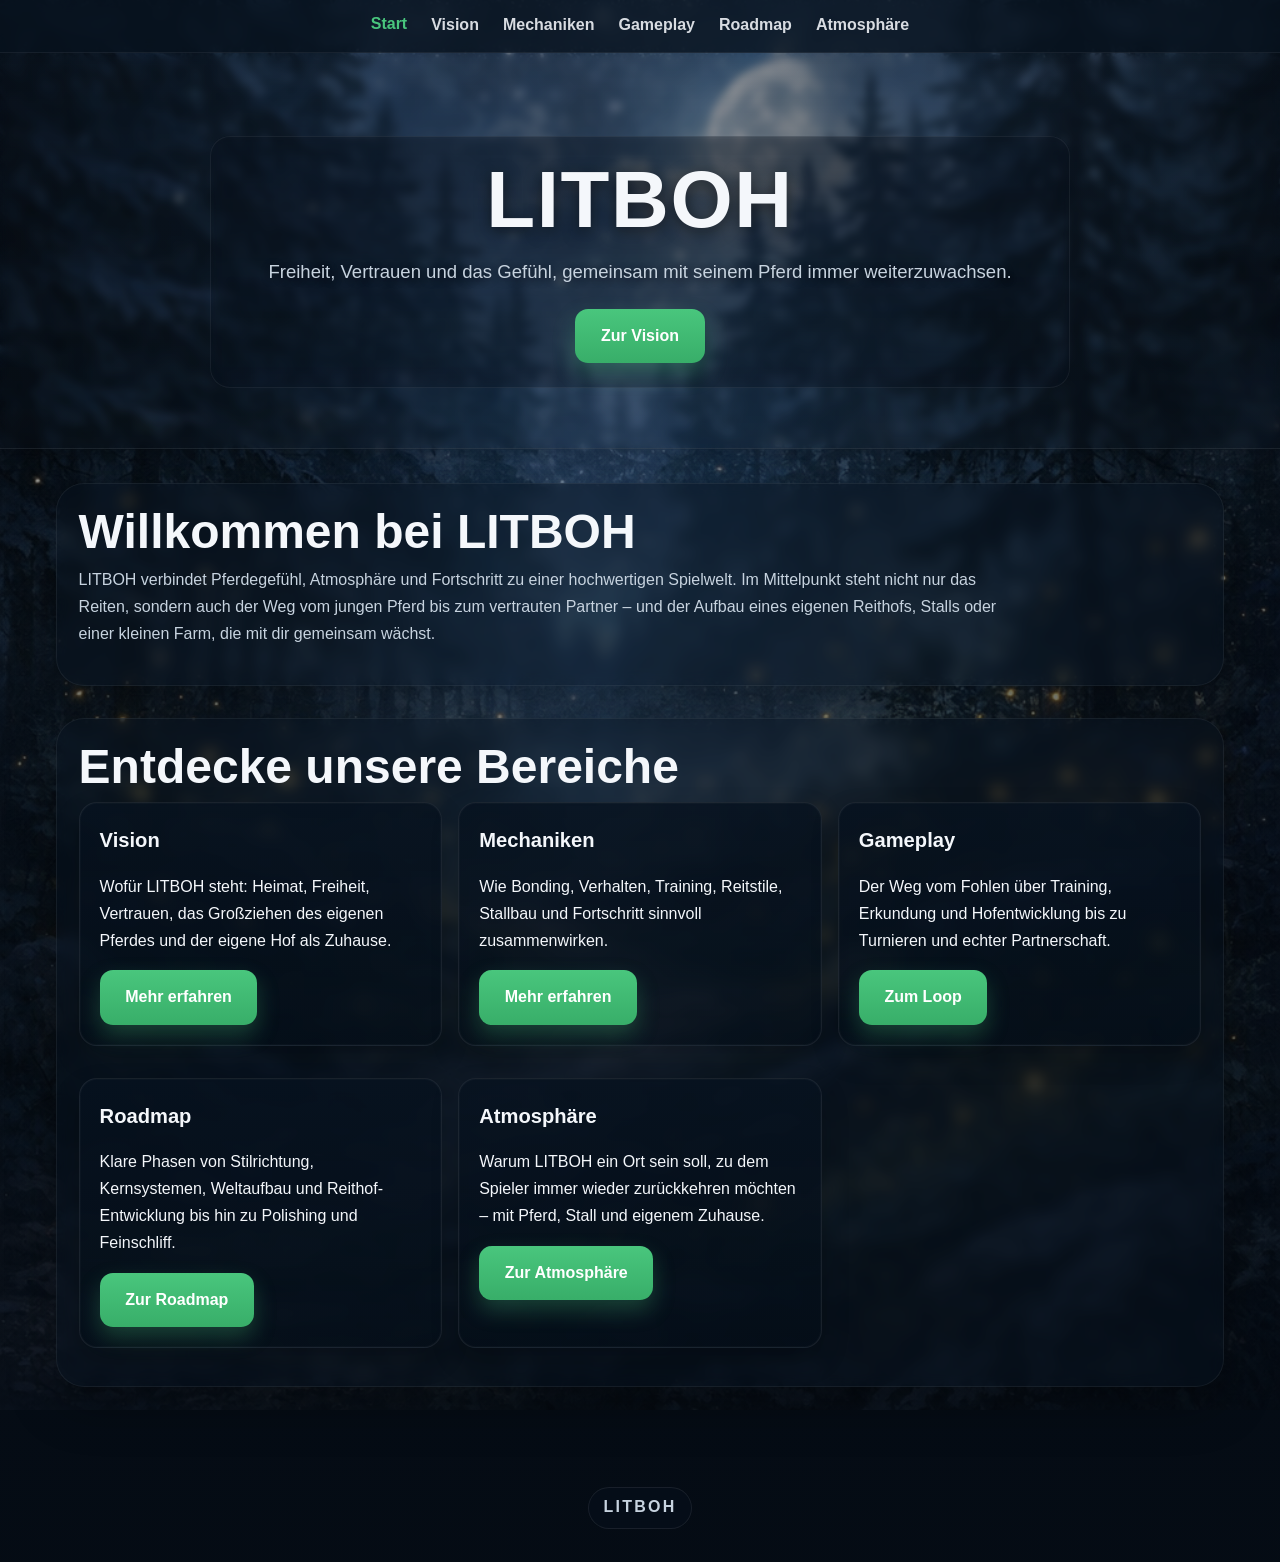
<file: docs/index.html>
<!DOCTYPE html>
<html lang="de">
<head>
<meta charset="UTF-8">
<meta name="viewport" content="width=device-width, initial-scale=1.0">
<title>LITBOH</title>
<style>
:root {
  --bg-top: rgba(6,12,20,0.18);
  --bg-bottom: rgba(4,10,18,0.78);
  --surface: rgba(8,18,30,0.74);
  --border: rgba(255,255,255,0.08);
  --text: #f4f7fb;
  --muted: #c7d3df;
  --accent: #49c67d;
  --accent-hover: #2f9a5e;
  --shadow: 0 18px 50px rgba(0,0,0,0.30);
}

* { box-sizing: border-box; }
html, body { margin: 0; min-height: 100%; }
html { scroll-behavior: smooth; }

body {
  font-family: "Segoe UI", Tahoma, Geneva, Verdana, sans-serif;
  color: var(--text);
  line-height: 1.68;
  overflow-x: hidden;
  position: relative;
  background:
    linear-gradient(var(--bg-top), var(--bg-bottom)),
    url("mondschein_im_nebligen_waldpfad.png") center center / cover no-repeat fixed;
  background-color: #07111c;
}

@media (max-width: 900px) {
  body {
    background:
      linear-gradient(rgba(6,12,20,0.24), rgba(4,10,18,0.82)),
      url("mondschein_im_nebligen_waldpfad.png") center center / cover no-repeat scroll;
  }
}

body::before {
  content: "";
  position: fixed;
  inset: 0;
  pointer-events: none;
  z-index: 0;
  background:
    radial-gradient(circle at 14% 22%, rgba(255,255,255,0.78) 0 1.5px, transparent 4px),
    radial-gradient(circle at 74% 18%, rgba(210,230,255,0.64) 0 1.5px, transparent 4px),
    radial-gradient(circle at 48% 70%, rgba(180,210,255,0.54) 0 1.5px, transparent 4px),
    radial-gradient(circle at 84% 62%, rgba(255,255,255,0.42) 0 1.2px, transparent 3px);
  filter: drop-shadow(0 0 8px rgba(210,230,255,0.28));
  opacity: .82;
}

body::after {
  content: "";
  position: fixed;
  inset: 0;
  pointer-events: none;
  z-index: 0;
  background:
    radial-gradient(circle at 11% 88%, rgba(255,215,120,0.52) 0 4px, transparent 10px),
    radial-gradient(circle at 83% 75%, rgba(255,215,120,0.42) 0 3px, transparent 8px),
    radial-gradient(circle at 72% 83%, rgba(255,215,120,0.34) 0 2px, transparent 6px),
    radial-gradient(circle at 21% 92%, rgba(255,215,120,0.48) 0 5px, transparent 12px);
  filter: blur(.2px) drop-shadow(0 0 8px rgba(255,200,90,0.28));
  opacity: .68;
}

nav, header, main, footer { position: relative; z-index: 1; }

nav {
  display: flex;
  flex-wrap: wrap;
  justify-content: center;
  gap: 1.5rem;
  background: rgba(8,18,30,.84);
  padding: .78rem 1rem;
  position: sticky;
  top: 0;
  z-index: 30;
  border-bottom: 1px solid rgba(255,255,255,.06);
  backdrop-filter: blur(7px);
  -webkit-backdrop-filter: blur(7px);
}

nav a {
  color: var(--text);
  text-decoration: none;
  font-weight: 700;
  opacity: .88;
  transition: opacity .18s, color .18s, transform .18s;
}

nav a:hover,
nav a.active {
  color: var(--accent);
  opacity: 1;
  transform: translateY(-1px);
}

header {
  padding: 5.2rem 1rem 3.8rem;
  text-align: center;
  background: linear-gradient(to bottom, rgba(10,20,32,.34), rgba(10,20,32,.12));
  backdrop-filter: blur(4px);
  -webkit-backdrop-filter: blur(4px);
  border-bottom: 1px solid rgba(255,255,255,.07);
  box-shadow: 0 10px 30px rgba(0,0,0,.18);
}

.hero-panel {
  max-width: 860px;
  margin: 0 auto;
  padding: 1.45rem 1.25rem;
  background: rgba(9,20,32,.24);
  border: 1px solid rgba(255,255,255,.06);
  border-radius: 20px;
  backdrop-filter: blur(5px);
  -webkit-backdrop-filter: blur(5px);
}

header h1 {
  margin: 0;
  font-size: clamp(2.8rem, 7vw, 5rem);
  line-height: 1;
  letter-spacing: .02em;
  text-shadow: 0 4px 16px rgba(0,0,0,.55);
}

header p {
  margin: 1rem auto 0;
  max-width: 780px;
  color: var(--muted);
  font-size: clamp(1rem, 2vw, 1.16rem);
  text-shadow: 0 2px 8px rgba(0,0,0,.48);
}

.hero-actions { margin-top: 1.35rem; }

.btn {
  display: inline-block;
  background: linear-gradient(180deg, var(--accent), #38ae69);
  color: #fff;
  padding: .86rem 1.6rem;
  border-radius: 13px;
  font-weight: 800;
  text-decoration: none;
  transition: transform .18s, box-shadow .18s, background .18s;
  box-shadow: 0 10px 22px rgba(73,198,125,.28);
}

.btn:hover {
  background: linear-gradient(180deg, #56d28c, var(--accent-hover));
  transform: translateY(-2px);
  box-shadow: 0 14px 26px rgba(73,198,125,.36);
}

main {
  max-width: 1200px;
  margin: 2.1rem auto 0;
  padding: 0 1rem 3rem;
}

.section-shell {
  margin-bottom: 2rem;
  background: rgba(9,20,32,.44);
  border: 1px solid rgba(255,255,255,.06);
  border-radius: 28px;
  padding: 1.35rem;
  backdrop-filter: blur(7px);
  -webkit-backdrop-filter: blur(7px);
  box-shadow: var(--shadow);
}

.section-title {
  margin: 0 0 .6rem;
  font-size: clamp(1.95rem, 4vw, 3rem);
  line-height: 1.08;
}

.section-lead {
  margin: 0 0 1rem;
  color: var(--muted);
  max-width: 920px;
}

.card {
  background: linear-gradient(180deg, rgba(7,18,31,.84), rgba(5,14,24,.68));
  border: 1px solid var(--border);
  border-radius: 18px;
  padding: 1.25rem;
  box-shadow: 0 12px 28px rgba(0,0,0,.20), inset 0 0 0 1px rgba(255,255,255,.02);
  margin-bottom: 1rem;
  transition: transform .22s ease, box-shadow .22s ease, border-color .22s ease;
}

.card:hover {
  transform: translateY(-4px);
  box-shadow: 0 18px 36px rgba(0,0,0,.28);
  border-color: rgba(73,198,125,.22);
}

.card h3 { margin: .05rem 0 .55rem; font-size: 1.26rem; }
.card p:last-child { margin-bottom: 0; }

.grid { display: grid; gap: 1rem; }
.grid.two { grid-template-columns: repeat(2, minmax(0,1fr)); }
.grid.three { grid-template-columns: repeat(3, minmax(0,1fr)); }
.grid-item-wide { grid-column: 2 / span 1; }

.kpi {
  display: flex;
  align-items: flex-start;
  gap: .95rem;
}

.kpi-badge {
  width: 44px;
  height: 44px;
  flex: 0 0 auto;
  border-radius: 13px;
  display: grid;
  place-items: center;
  background: rgba(73,198,125,.16);
  color: #b5f5ce;
  border: 1px solid rgba(73,198,125,.28);
  font-weight: 800;
}

.loop-list, .roadmap { display: grid; gap: .9rem; }

.loop-item {
  display: flex;
  align-items: flex-start;
  gap: 1rem;
  background: linear-gradient(180deg, rgba(7,18,31,.78), rgba(5,14,24,.64));
  border: 1px solid rgba(255,255,255,.06);
  border-radius: 18px;
  padding: 1rem;
}

.loop-number {
  width: 40px;
  height: 40px;
  flex: 0 0 auto;
  border-radius: 13px;
  display: grid;
  place-items: center;
  background: rgba(73,198,125,.18);
  border: 1px solid rgba(73,198,125,.3);
  color: #c1f7d6;
  font-weight: 800;
}

.roadmap-step {
  padding: 1.12rem 1.1rem 1.15rem 1.18rem;
  border-left: 4px solid rgba(73,198,125,.66);
  border-radius: 18px;
  background: linear-gradient(180deg, rgba(7,18,31,.82), rgba(5,14,24,.68));
  border: 1px solid rgba(255,255,255,.06);
}

.roadmap-step small {
  display: block;
  margin-bottom: .35rem;
  color: #9fe2bb;
  text-transform: uppercase;
  letter-spacing: .08em;
  font-weight: 800;
}

.roadmap-step h3 { margin: .1rem 0 .3rem; }

footer {
  text-align: center;
  color: var(--muted);
  padding: 1.25rem 1rem 2.1rem;
  background: transparent;
}

.footer-brand {
  display: inline-block;
  padding: .4rem .9rem;
  border-radius: 999px;
  border: 1px solid rgba(255,255,255,.08);
  background: rgba(7,18,31,.44);
  backdrop-filter: blur(6px);
  -webkit-backdrop-filter: blur(6px);
  text-transform: uppercase;
  font-weight: 800;
  letter-spacing: .14em;
}

@media (max-width: 980px) {
  .grid.three, .grid.two { grid-template-columns: 1fr; }
  .grid-item-wide { grid-column: auto; }
}

@media (max-width: 900px) {
  nav { gap: 1rem; font-size: .96rem; }
  header { padding: 4.6rem 1rem 3.6rem; }
  .hero-panel { padding: 1.15rem 1rem; }
  .section-shell { border-radius: 22px; padding: 1rem; }
}

@media (max-width: 560px) {
  nav { gap: .8rem; font-size: .9rem; }
  header h1 { font-size: 2.5rem; }
  .btn { width: 100%; text-align: center; }
}
</style>
</head>
<body>
<nav><a href="index.html" class="active">Start</a><a href="vision.html" class="">Vision</a><a href="mechaniken.html" class="">Mechaniken</a><a href="gameplay-loop.html" class="">Gameplay</a><a href="roadmap.html" class="">Roadmap</a><a href="atmosphaere.html" class="">Atmosphäre</a></nav>
<header>
  <div class="hero-panel">
    <h1>LITBOH</h1>
    <p>Freiheit, Vertrauen und das Gefühl, gemeinsam mit seinem Pferd immer weiterzuwachsen.</p>
    <div class="hero-actions"><a href="vision.html" class="btn">Zur Vision</a></div>
  </div>
</header>
<main><section class="section-shell"><h2 class="section-title">Willkommen bei LITBOH</h2><p class="section-lead">LITBOH verbindet Pferdegefühl, Atmosphäre und Fortschritt zu einer hochwertigen Spielwelt. Im Mittelpunkt steht nicht nur das Reiten, sondern auch der Weg vom jungen Pferd bis zum vertrauten Partner – und der Aufbau eines eigenen Reithofs, Stalls oder einer kleinen Farm, die mit dir gemeinsam wächst.</p></section><section class="section-shell"><h2 class="section-title">Entdecke unsere Bereiche</h2><div class="grid three"><div class="card"><h3>Vision</h3><p>Wofür LITBOH steht: Heimat, Freiheit, Vertrauen, das Großziehen des eigenen Pferdes und der eigene Hof als Zuhause.</p><a href="vision.html" class="btn">Mehr erfahren</a></div><div class="card"><h3>Mechaniken</h3><p>Wie Bonding, Verhalten, Training, Reitstile, Stallbau und Fortschritt sinnvoll zusammenwirken.</p><a href="mechaniken.html" class="btn">Mehr erfahren</a></div><div class="card"><h3>Gameplay</h3><p>Der Weg vom Fohlen über Training, Erkundung und Hofentwicklung bis zu Turnieren und echter Partnerschaft.</p><a href="gameplay-loop.html" class="btn">Zum Loop</a></div><div class="card"><h3>Roadmap</h3><p>Klare Phasen von Stilrichtung, Kernsystemen, Weltaufbau und Reithof-Entwicklung bis hin zu Polishing und Feinschliff.</p><a href="roadmap.html" class="btn">Zur Roadmap</a></div><div class="card grid-item-wide"><h3>Atmosphäre</h3><p>Warum LITBOH ein Ort sein soll, zu dem Spieler immer wieder zurückkehren möchten – mit Pferd, Stall und eigenem Zuhause.</p><a href="atmosphaere.html" class="btn">Zur Atmosphäre</a></div></div></section></main>
<footer><span class="footer-brand">LITBOH</span></footer>
</body>
</html>
</file>
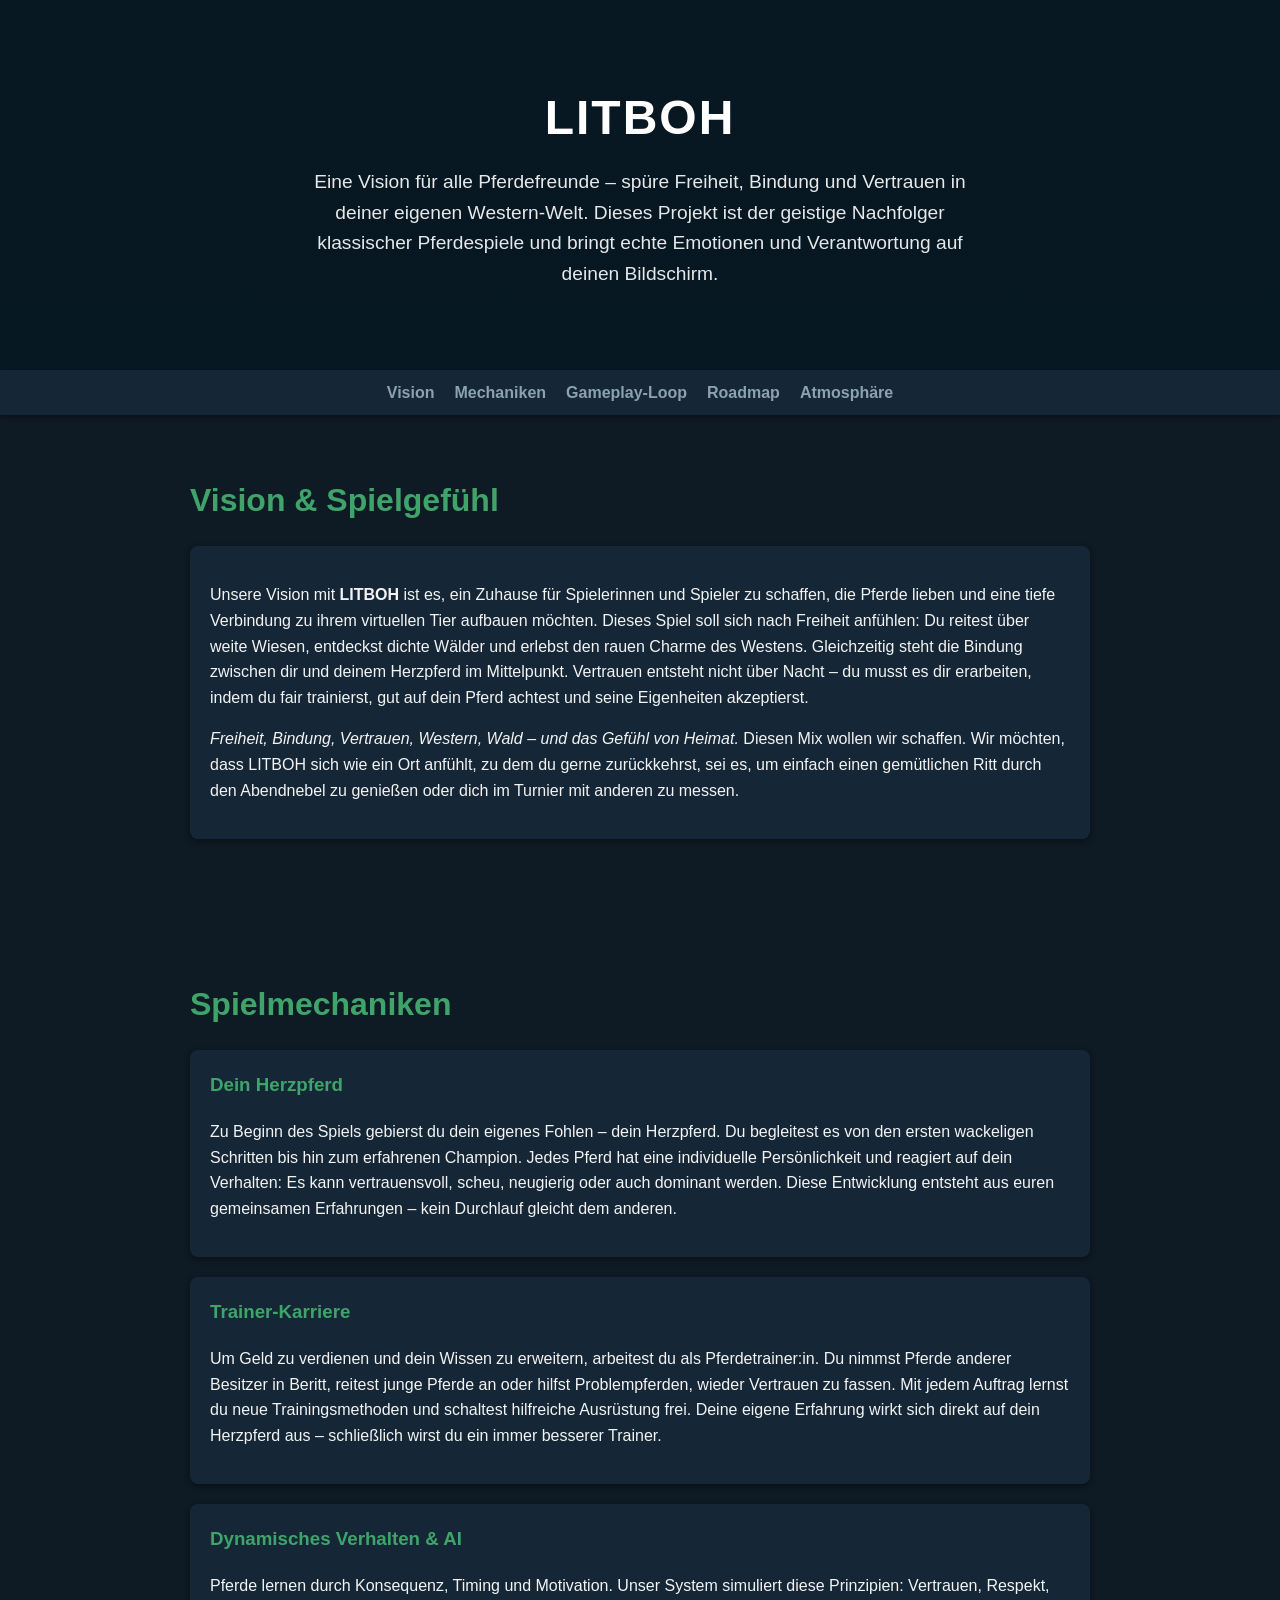
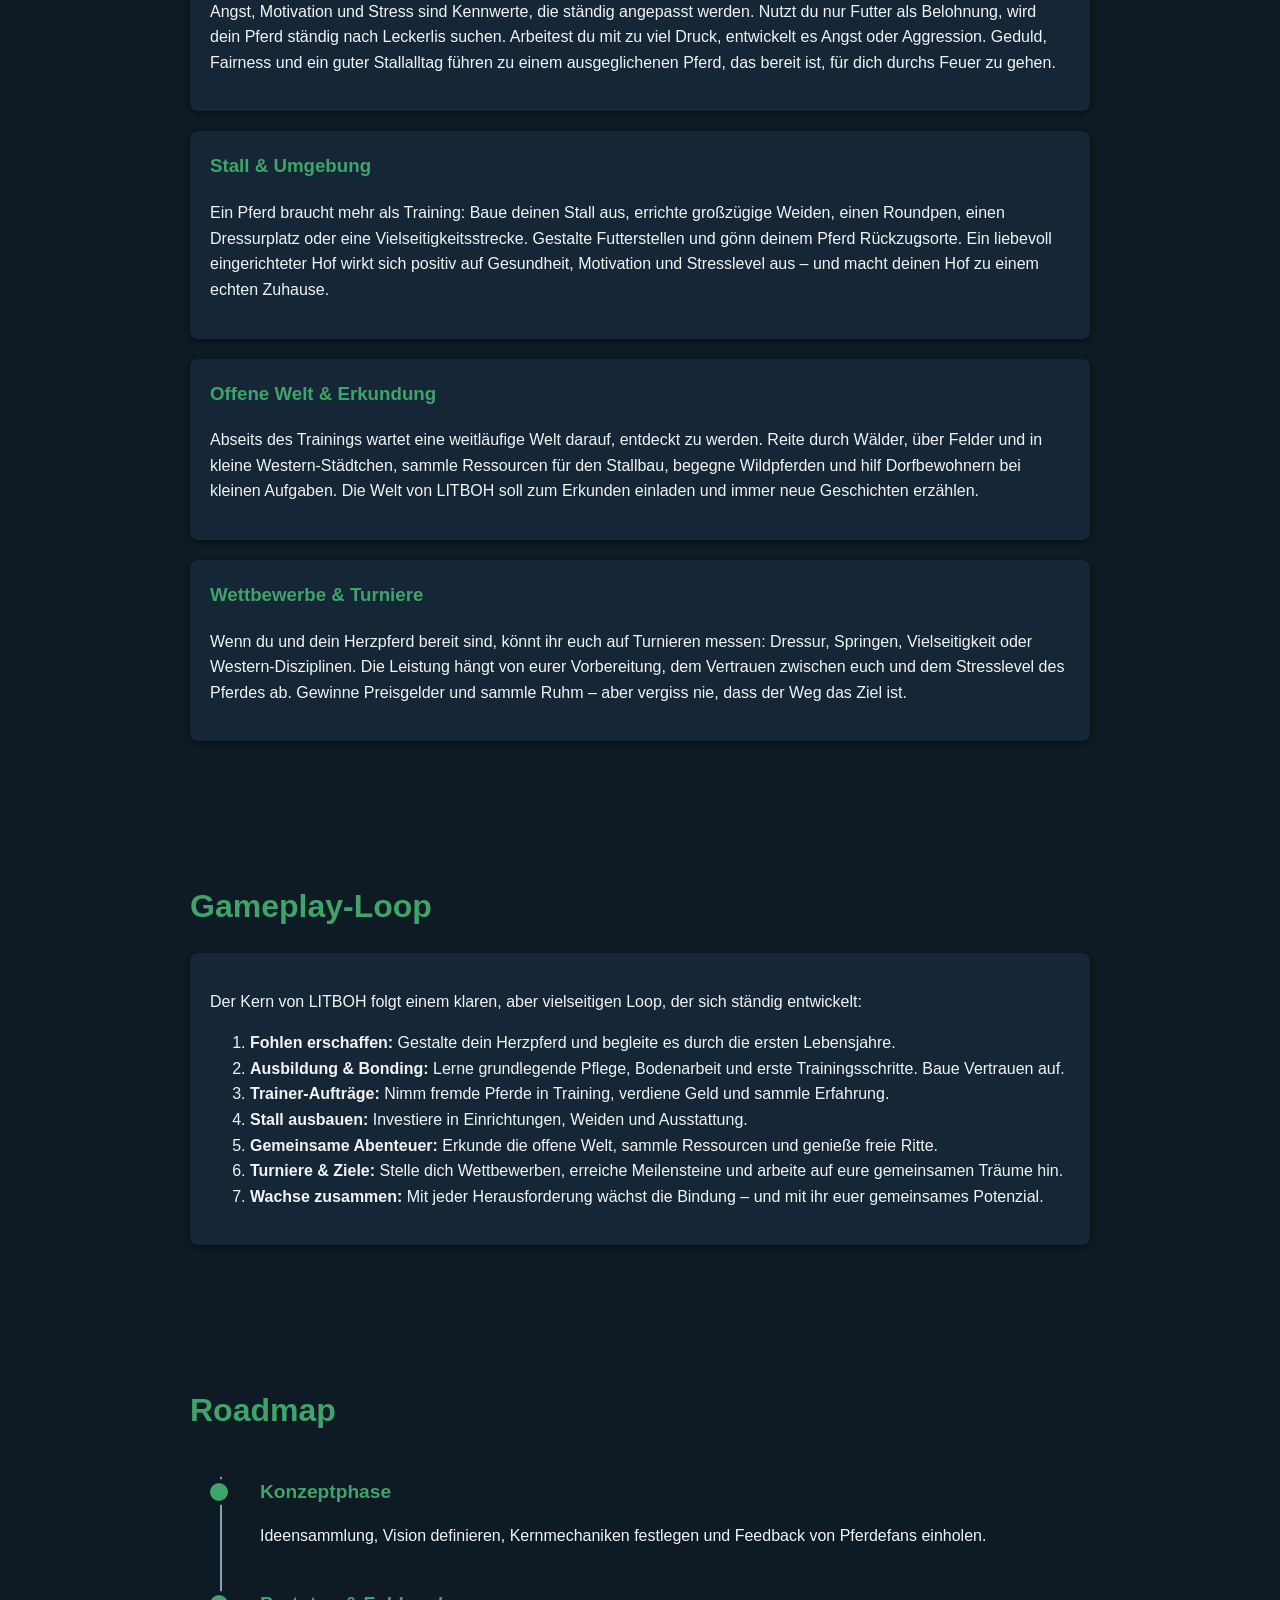
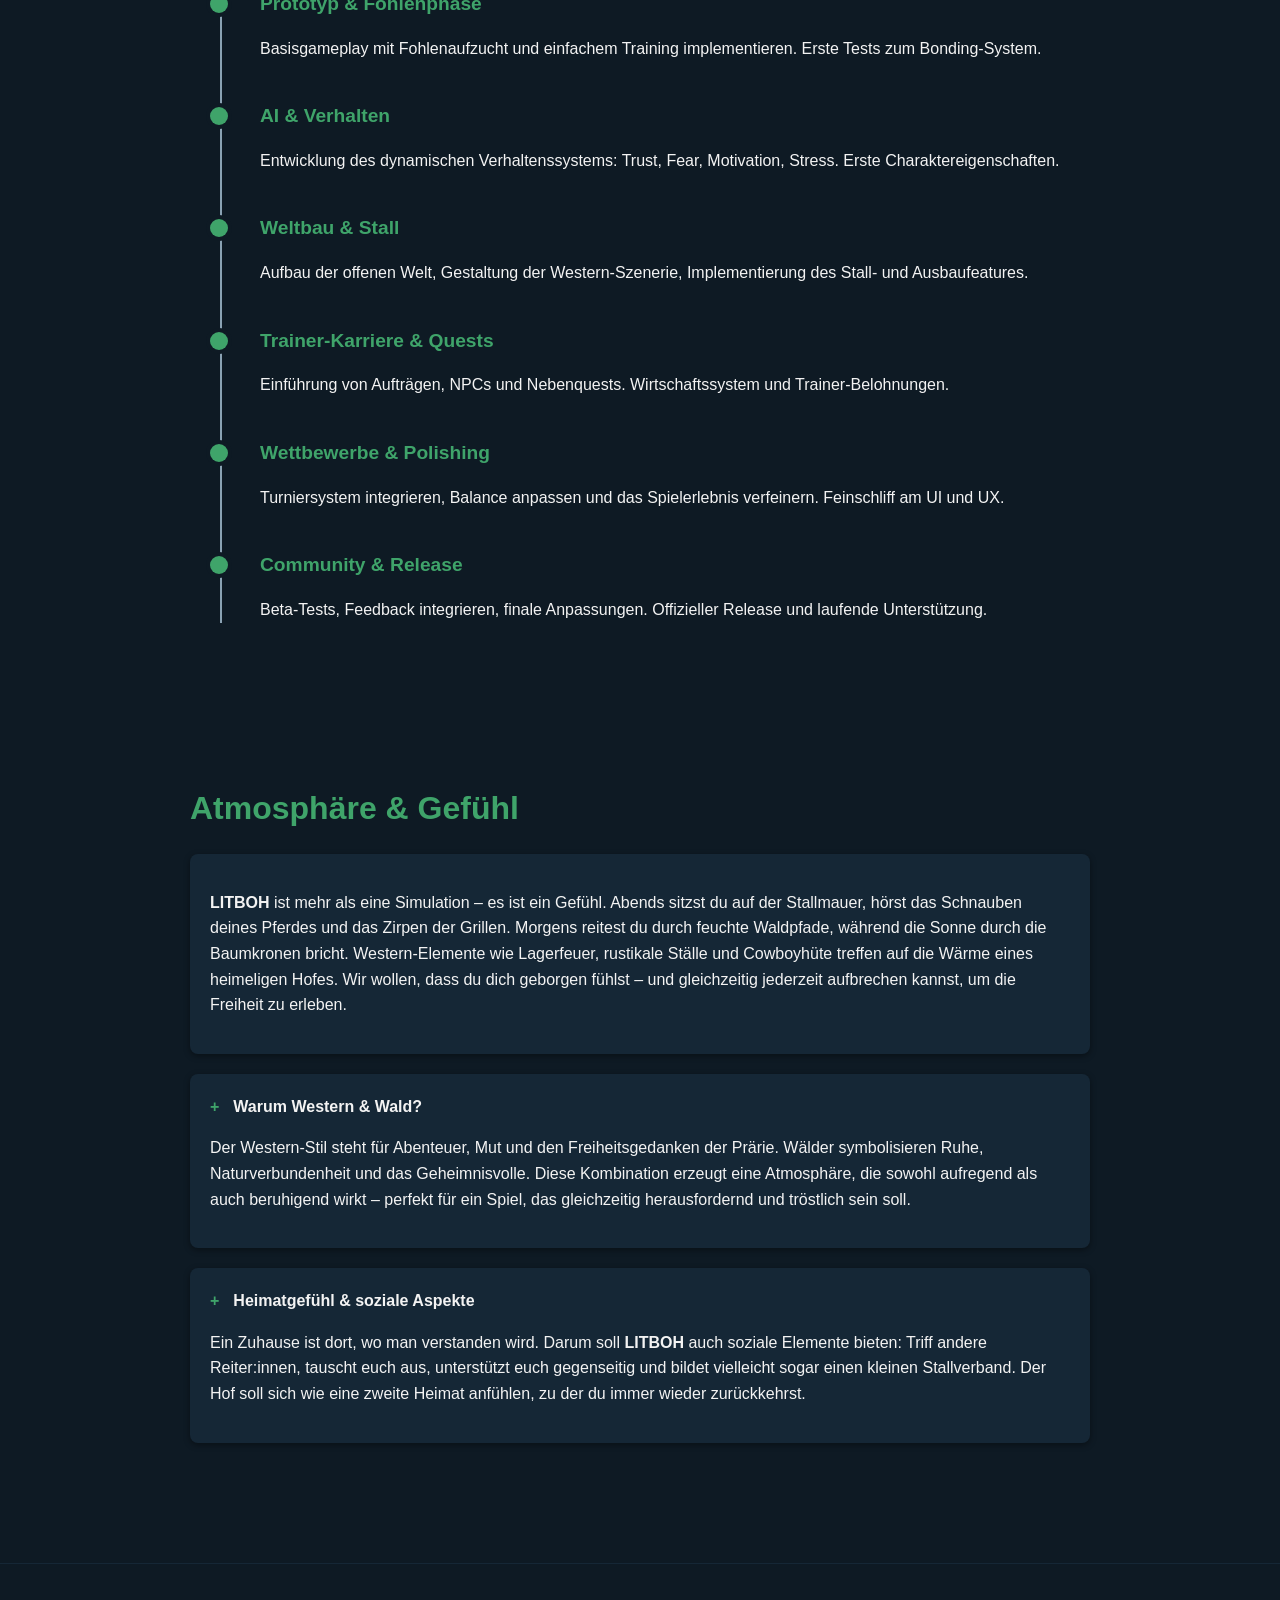
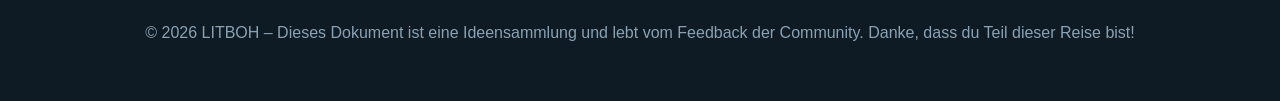
<file: litboh_planning_de.html>
<!DOCTYPE html>
<html lang="de">
<head>
  <meta charset="UTF-8">
  <meta name="viewport" content="width=device-width, initial-scale=1.0">
  <title>LITBOH – Planungsseite</title>
  <style>
    /*
      Dieses kleine Stylesheet verleiht der Planungsseite einen eigenen Charakter.
      Dunkle Hintergründe, warme Grüntöne und sanfte Schattierungen greifen das
      Gefühl von Wald, Freiheit und Western‑Romantik auf. Die Gestaltung ist
      bewusst eigenständig, damit der Look nicht wie eine Kopie wirkt.
    */
    :root {
      --background: #0e1a24;
      --surface: #152736;
      --accent: #3fa46a;
      --text: #f3f3f3;
      --muted: #8aa2b3;
      --card-shadow: rgba(0, 0, 0, 0.4);
    }

    body {
      margin: 0;
      font-family: "Segoe UI", Tahoma, Geneva, Verdana, sans-serif;
      background-color: var(--background);
      color: var(--text);
      line-height: 1.6;
    }

    header {
      background: linear-gradient(180deg, rgba(5, 23, 34, 0.7), rgba(5, 23, 34, 0.9)),
                  url('https://images.unsplash.com/photo-1517832207067-4db24a2ae47c?auto=format&fit=crop&w=1050&q=80');
      /* Wald/Wiesen Bild von Unsplash (open licence)  – vermittelt Freiheit */
      background-size: cover;
      background-position: center;
      padding: 80px 20px;
      text-align: center;
      color: #fff;
    }

    header h1 {
      font-size: 3rem;
      margin: 0 0 10px 0;
      letter-spacing: 2px;
    }

    header p {
      font-size: 1.2rem;
      max-width: 700px;
      margin: 0 auto;
      opacity: 0.9;
    }

    nav {
      display: flex;
      justify-content: center;
      gap: 20px;
      background-color: var(--surface);
      position: sticky;
      top: 0;
      padding: 10px 0;
      box-shadow: 0 2px 4px var(--card-shadow);
      z-index: 100;
    }

    nav a {
      color: var(--muted);
      text-decoration: none;
      font-weight: 600;
      transition: color 0.2s;
    }

    nav a:hover {
      color: var(--text);
    }

    .section {
      padding: 60px 20px;
      max-width: 900px;
      margin: 0 auto;
    }

    .section h2 {
      margin-top: 0;
      margin-bottom: 20px;
      color: var(--accent);
      font-size: 2rem;
    }

    .card {
      background-color: var(--surface);
      border-radius: 8px;
      padding: 20px;
      margin-bottom: 20px;
      box-shadow: 0 2px 6px var(--card-shadow);
    }

    .card h3 {
      margin-top: 0;
      color: var(--accent);
    }

    .timeline {
      position: relative;
      margin: 40px 0;
    }

    .timeline::before {
      content: '';
      position: absolute;
      left: 30px;
      top: 0;
      bottom: 0;
      width: 2px;
      background-color: var(--muted);
    }

    .timeline-entry {
      position: relative;
      padding-left: 70px;
      margin-bottom: 40px;
    }

    .timeline-entry::before {
      content: '';
      position: absolute;
      left: 20px;
      top: 6px;
      width: 18px;
      height: 18px;
      background-color: var(--accent);
      border-radius: 50%;
      box-shadow: 0 0 0 4px var(--background);
    }

    .timeline-entry h4 {
      margin: 0;
      font-size: 1.2rem;
      color: var(--accent);
    }

    .details summary {
      cursor: pointer;
      font-weight: 600;
      display: flex;
      align-items: center;
    }

    .details summary span {
      margin-left: 6px;
    }

    .details summary::marker {
      /* Entfernt den standardmäßigen Marker */
      content: '';
    }

    .details summary:before {
      content: '+';
      color: var(--accent);
      font-weight: bold;
      margin-right: 8px;
    }

    .details[open] summary:before {
      content: '−';
    }

    footer {
      text-align: center;
      padding: 40px 20px;
      color: var(--muted);
      border-top: 1px solid var(--surface);
      margin-top: 40px;
    }

    @media (max-width: 600px) {
      header h1 {
        font-size: 2.2rem;
      }
      nav {
        flex-wrap: wrap;
        gap: 10px;
      }
    }
  </style>
</head>
<body>
  <header>
    <h1>LITBOH</h1>
    <p>Eine Vision für alle Pferdefreunde – spüre Freiheit, Bindung und Vertrauen in deiner eigenen Western‑Welt. Dieses Projekt ist der geistige Nachfolger klassischer Pferdespiele und bringt echte Emotionen und Verantwortung auf deinen Bildschirm.</p>
  </header>
  <nav>
    <a href="#vision">Vision</a>
    <a href="#mechanics">Mechaniken</a>
    <a href="#loop">Gameplay‑Loop</a>
    <a href="#roadmap">Roadmap</a>
    <a href="#atmosphere">Atmosphäre</a>
  </nav>

  <!-- Vision Section -->
  <section id="vision" class="section">
    <h2>Vision &amp; Spielgefühl</h2>
    <div class="card">
      <p>
        Unsere Vision mit <strong>LITBOH</strong> ist es, ein Zuhause für Spielerinnen und Spieler zu schaffen, die Pferde lieben
        und eine tiefe Verbindung zu ihrem virtuellen Tier aufbauen möchten. Dieses Spiel soll sich nach Freiheit anfühlen:
        Du reitest über weite Wiesen, entdeckst dichte Wälder und erlebst den rauen Charme des Westens. Gleichzeitig
        steht die Bindung zwischen dir und deinem Herzpferd im Mittelpunkt. Vertrauen entsteht nicht über Nacht –
        du musst es dir erarbeiten, indem du fair trainierst, gut auf dein Pferd achtest und seine Eigenheiten akzeptierst.
      </p>
      <p>
        <em>Freiheit, Bindung, Vertrauen, Western, Wald – und das Gefühl von Heimat.</em> Diesen Mix wollen wir schaffen.
        Wir möchten, dass LITBOH sich wie ein Ort anfühlt, zu dem du gerne zurückkehrst, sei es, um einfach
        einen gemütlichen Ritt durch den Abendnebel zu genießen oder dich im Turnier mit anderen zu messen.
      </p>
    </div>
  </section>

  <!-- Mechanics Section -->
  <section id="mechanics" class="section">
    <h2>Spielmechaniken</h2>
    <!-- Heart Horse -->
    <div class="card">
      <h3>Dein Herzpferd</h3>
      <p>
        Zu Beginn des Spiels gebierst du dein eigenes Fohlen – dein Herzpferd. Du begleitest es von den ersten wackeligen
        Schritten bis hin zum erfahrenen Champion. Jedes Pferd hat eine individuelle Persönlichkeit und reagiert auf
        dein Verhalten: Es kann vertrauensvoll, scheu, neugierig oder auch dominant werden. Diese Entwicklung entsteht
        aus euren gemeinsamen Erfahrungen – kein Durchlauf gleicht dem anderen.
      </p>
    </div>
    <!-- Trainer Career -->
    <div class="card">
      <h3>Trainer‑Karriere</h3>
      <p>
        Um Geld zu verdienen und dein Wissen zu erweitern, arbeitest du als Pferdetrainer:in. Du nimmst Pferde anderer
        Besitzer in Beritt, reitest junge Pferde an oder hilfst Problempferden, wieder Vertrauen zu fassen. Mit jedem
        Auftrag lernst du neue Trainingsmethoden und schaltest hilfreiche Ausrüstung frei. Deine eigene Erfahrung wirkt
        sich direkt auf dein Herzpferd aus – schließlich wirst du ein immer besserer Trainer.
      </p>
    </div>
    <!-- AI/Behaviour System -->
    <div class="card">
      <h3>Dynamisches Verhalten &amp; AI</h3>
      <p>
        Pferde lernen durch Konsequenz, Timing und Motivation. Unser System simuliert diese Prinzipien: Vertrauen,
        Respekt, Angst, Motivation und Stress sind Kennwerte, die ständig angepasst werden. Nutzt du nur Futter als
        Belohnung, wird dein Pferd ständig nach Leckerlis suchen. Arbeitest du mit zu viel Druck, entwickelt es Angst
        oder Aggression. Geduld, Fairness und ein guter Stallalltag führen zu einem ausgeglichenen Pferd, das bereit
        ist, für dich durchs Feuer zu gehen.
      </p>
    </div>
    <!-- Stable & Environment -->
    <div class="card">
      <h3>Stall &amp; Umgebung</h3>
      <p>
        Ein Pferd braucht mehr als Training: Baue deinen Stall aus, errichte großzügige Weiden, einen Roundpen, einen
        Dressurplatz oder eine Vielseitigkeitsstrecke. Gestalte Futterstellen und gönn deinem Pferd Rückzugsorte. Ein
        liebevoll eingerichteter Hof wirkt sich positiv auf Gesundheit, Motivation und Stresslevel aus – und macht
        deinen Hof zu einem echten Zuhause.
      </p>
    </div>
    <!-- Open World -->
    <div class="card">
      <h3>Offene Welt &amp; Erkundung</h3>
      <p>
        Abseits des Trainings wartet eine weitläufige Welt darauf, entdeckt zu werden. Reite durch Wälder, über Felder
        und in kleine Western‑Städtchen, sammle Ressourcen für den Stallbau, begegne Wildpferden und hilf Dorfbewohnern
        bei kleinen Aufgaben. Die Welt von LITBOH soll zum Erkunden einladen und immer neue Geschichten erzählen.
      </p>
    </div>
    <!-- Competitions -->
    <div class="card">
      <h3>Wettbewerbe &amp; Turniere</h3>
      <p>
        Wenn du und dein Herzpferd bereit sind, könnt ihr euch auf Turnieren messen: Dressur, Springen, Vielseitigkeit
        oder Western‑Disziplinen. Die Leistung hängt von eurer Vorbereitung, dem Vertrauen zwischen euch und dem
        Stresslevel des Pferdes ab. Gewinne Preisgelder und sammle Ruhm – aber vergiss nie, dass der Weg das Ziel ist.
      </p>
    </div>
  </section>

  <!-- Gameplay Loop -->
  <section id="loop" class="section">
    <h2>Gameplay‑Loop</h2>
    <div class="card">
      <p>
        Der Kern von LITBOH folgt einem klaren, aber vielseitigen Loop, der sich ständig entwickelt:
      </p>
      <ol>
        <li><strong>Fohlen erschaffen:</strong> Gestalte dein Herzpferd und begleite es durch die ersten Lebensjahre.</li>
        <li><strong>Ausbildung &amp; Bonding:</strong> Lerne grundlegende Pflege, Bodenarbeit und erste Trainingsschritte.
            Baue Vertrauen auf.</li>
        <li><strong>Trainer‑Aufträge:</strong> Nimm fremde Pferde in Training, verdiene Geld und sammle Erfahrung.</li>
        <li><strong>Stall ausbauen:</strong> Investiere in Einrichtungen, Weiden und Ausstattung.</li>
        <li><strong>Gemeinsame Abenteuer:</strong> Erkunde die offene Welt, sammle Ressourcen und genieße freie Ritte.</li>
        <li><strong>Turniere &amp; Ziele:</strong> Stelle dich Wettbewerben, erreiche Meilensteine und arbeite auf
            eure gemeinsamen Träume hin.</li>
        <li><strong>Wachse zusammen:</strong> Mit jeder Herausforderung wächst die Bindung – und mit ihr euer gemeinsames
            Potenzial.</li>
      </ol>
    </div>
  </section>

  <!-- Roadmap Section -->
  <section id="roadmap" class="section">
    <h2>Roadmap</h2>
    <div class="timeline">
      <div class="timeline-entry">
        <h4>Konzeptphase</h4>
        <p>Ideensammlung, Vision definieren, Kernmechaniken festlegen und Feedback von Pferdefans einholen.</p>
      </div>
      <div class="timeline-entry">
        <h4>Prototyp &amp; Fohlenphase</h4>
        <p>Basisgameplay mit Fohlenaufzucht und einfachem Training implementieren. Erste Tests zum Bonding‑System.</p>
      </div>
      <div class="timeline-entry">
        <h4>AI &amp; Verhalten</h4>
        <p>Entwicklung des dynamischen Verhaltenssystems: Trust, Fear, Motivation, Stress. Erste Charaktereigenschaften.</p>
      </div>
      <div class="timeline-entry">
        <h4>Weltbau &amp; Stall</h4>
        <p>Aufbau der offenen Welt, Gestaltung der Western‑Szenerie, Implementierung des Stall‑ und Ausbaufeatures.</p>
      </div>
      <div class="timeline-entry">
        <h4>Trainer‑Karriere &amp; Quests</h4>
        <p>Einführung von Aufträgen, NPCs und Nebenquests. Wirtschaftssystem und Trainer‑Belohnungen.</p>
      </div>
      <div class="timeline-entry">
        <h4>Wettbewerbe &amp; Polishing</h4>
        <p>Turniersystem integrieren, Balance anpassen und das Spielerlebnis verfeinern. Feinschliff am UI und UX.</p>
      </div>
      <div class="timeline-entry">
        <h4>Community &amp; Release</h4>
        <p>Beta‑Tests, Feedback integrieren, finale Anpassungen. Offizieller Release und laufende Unterstützung.</p>
      </div>
    </div>
  </section>

  <!-- Atmosphere Section -->
  <section id="atmosphere" class="section">
    <h2>Atmosphäre &amp; Gefühl</h2>
    <div class="card">
      <p>
        <strong>LITBOH</strong> ist mehr als eine Simulation – es ist ein Gefühl. Abends sitzst du auf der Stallmauer,
        hörst das Schnauben deines Pferdes und das Zirpen der Grillen. Morgens reitest du durch feuchte Waldpfade,
        während die Sonne durch die Baumkronen bricht. Western‑Elemente wie Lagerfeuer, rustikale Ställe und Cowboyhüte
        treffen auf die Wärme eines heimeligen Hofes. Wir wollen, dass du dich geborgen fühlst – und gleichzeitig
        jederzeit aufbrechen kannst, um die Freiheit zu erleben.
      </p>
    </div>
    <div class="card details">
      <summary><span>Warum Western &amp; Wald?</span></summary>
      <div>
        <p>
          Der Western‑Stil steht für Abenteuer, Mut und den Freiheitsgedanken der Prärie. Wälder symbolisieren Ruhe,
          Naturverbundenheit und das Geheimnisvolle. Diese Kombination erzeugt eine Atmosphäre, die sowohl aufregend
          als auch beruhigend wirkt – perfekt für ein Spiel, das gleichzeitig herausfordernd und tröstlich sein soll.
        </p>
      </div>
    </div>
    <div class="card details">
      <summary><span>Heimatgefühl &amp; soziale Aspekte</span></summary>
      <div>
        <p>
          Ein Zuhause ist dort, wo man verstanden wird. Darum soll <strong>LITBOH</strong> auch soziale Elemente bieten:
          Triff andere Reiter:innen, tauscht euch aus, unterstützt euch gegenseitig und bildet vielleicht sogar einen
          kleinen Stallverband. Der Hof soll sich wie eine zweite Heimat anfühlen, zu der du immer wieder zurückkehrst.
        </p>
      </div>
    </div>
  </section>

  <footer>
    <p>© 2026 LITBOH – Dieses Dokument ist eine Ideensammlung und lebt vom Feedback der Community. Danke, dass du Teil dieser Reise bist!</p>
  </footer>
</body>
</html>
</file>
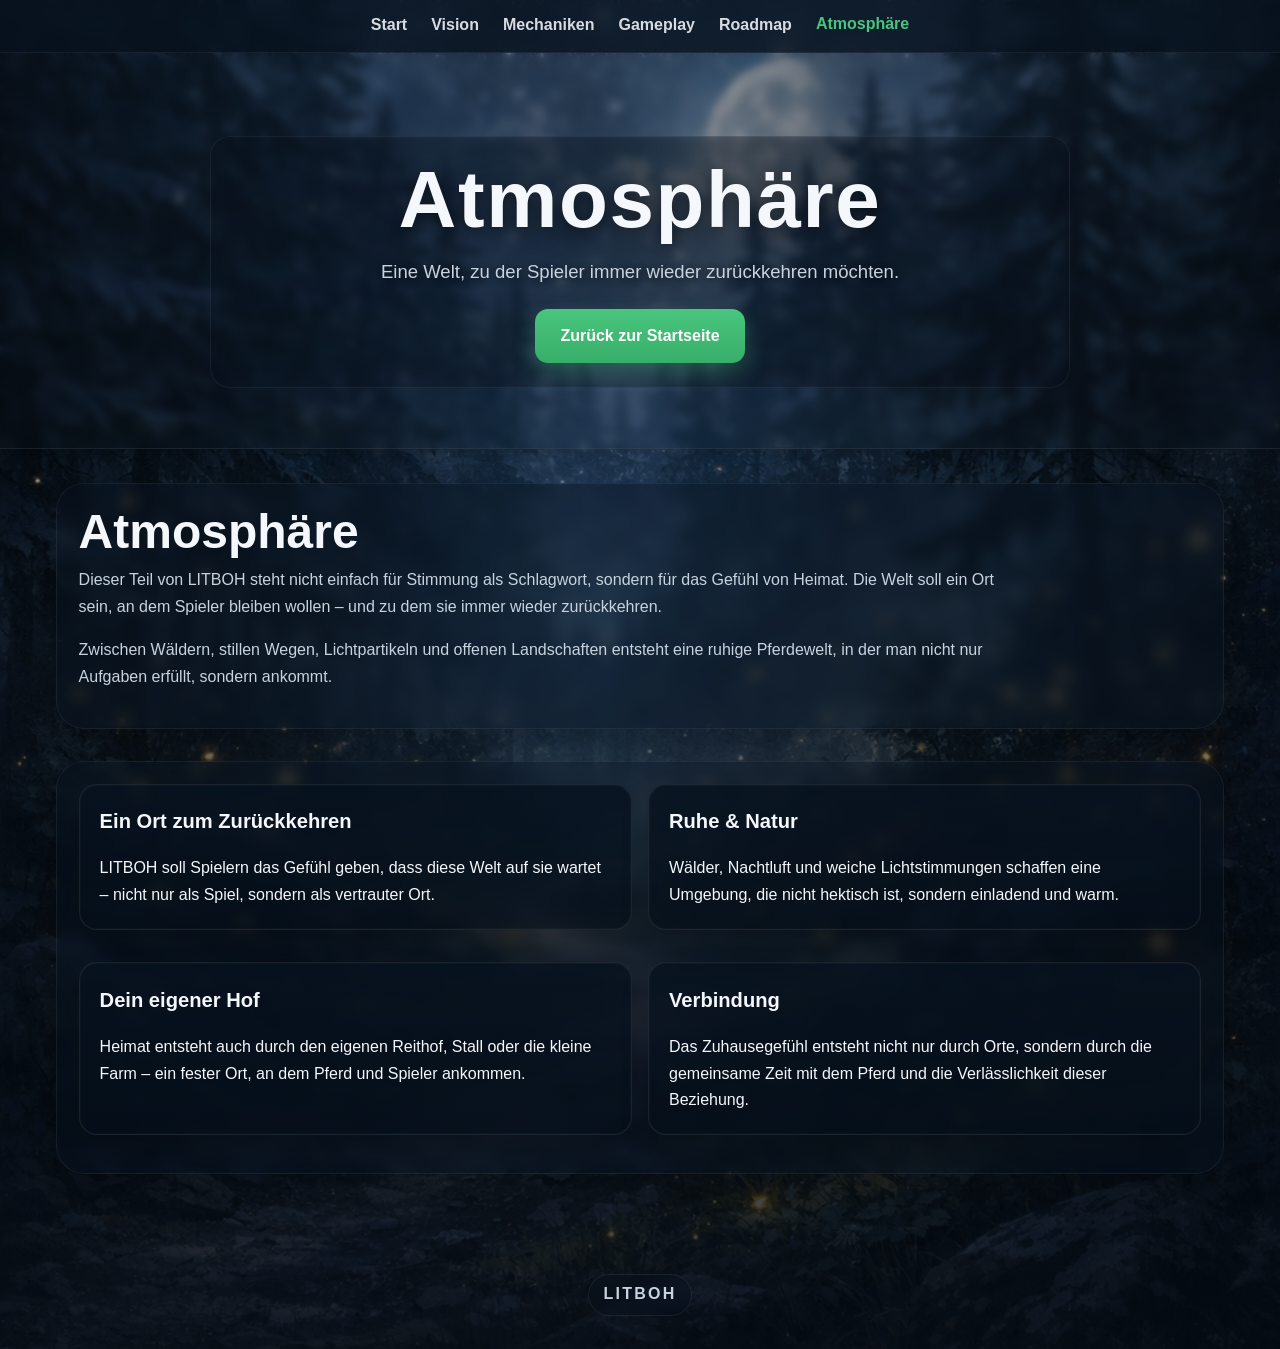
<file: docs/atmosphaere.html>
<!DOCTYPE html>
<html lang="de">
<head>
<meta charset="UTF-8">
<meta name="viewport" content="width=device-width, initial-scale=1.0">
<title>LITBOH</title>
<style>
:root {
  --bg-top: rgba(6,12,20,0.18);
  --bg-bottom: rgba(4,10,18,0.78);
  --surface: rgba(8,18,30,0.74);
  --border: rgba(255,255,255,0.08);
  --text: #f4f7fb;
  --muted: #c7d3df;
  --accent: #49c67d;
  --accent-hover: #2f9a5e;
  --shadow: 0 18px 50px rgba(0,0,0,0.30);
}

* { box-sizing: border-box; }
html, body { margin: 0; min-height: 100%; }
html { scroll-behavior: smooth; }

body {
  font-family: "Segoe UI", Tahoma, Geneva, Verdana, sans-serif;
  color: var(--text);
  line-height: 1.68;
  overflow-x: hidden;
  position: relative;
  background:
    linear-gradient(var(--bg-top), var(--bg-bottom)),
    url("mondschein_im_nebligen_waldpfad.png") center center / cover no-repeat fixed;
  background-color: #07111c;
}

@media (max-width: 900px) {
  body {
    background:
      linear-gradient(rgba(6,12,20,0.24), rgba(4,10,18,0.82)),
      url("mondschein_im_nebligen_waldpfad.png") center center / cover no-repeat scroll;
  }
}

body::before {
  content: "";
  position: fixed;
  inset: 0;
  pointer-events: none;
  z-index: 0;
  background:
    radial-gradient(circle at 14% 22%, rgba(255,255,255,0.78) 0 1.5px, transparent 4px),
    radial-gradient(circle at 74% 18%, rgba(210,230,255,0.64) 0 1.5px, transparent 4px),
    radial-gradient(circle at 48% 70%, rgba(180,210,255,0.54) 0 1.5px, transparent 4px),
    radial-gradient(circle at 84% 62%, rgba(255,255,255,0.42) 0 1.2px, transparent 3px);
  filter: drop-shadow(0 0 8px rgba(210,230,255,0.28));
  opacity: .82;
}

body::after {
  content: "";
  position: fixed;
  inset: 0;
  pointer-events: none;
  z-index: 0;
  background:
    radial-gradient(circle at 11% 88%, rgba(255,215,120,0.52) 0 4px, transparent 10px),
    radial-gradient(circle at 83% 75%, rgba(255,215,120,0.42) 0 3px, transparent 8px),
    radial-gradient(circle at 72% 83%, rgba(255,215,120,0.34) 0 2px, transparent 6px),
    radial-gradient(circle at 21% 92%, rgba(255,215,120,0.48) 0 5px, transparent 12px);
  filter: blur(.2px) drop-shadow(0 0 8px rgba(255,200,90,0.28));
  opacity: .68;
}

nav, header, main, footer { position: relative; z-index: 1; }

nav {
  display: flex;
  flex-wrap: wrap;
  justify-content: center;
  gap: 1.5rem;
  background: rgba(8,18,30,.84);
  padding: .78rem 1rem;
  position: sticky;
  top: 0;
  z-index: 30;
  border-bottom: 1px solid rgba(255,255,255,.06);
  backdrop-filter: blur(7px);
  -webkit-backdrop-filter: blur(7px);
}

nav a {
  color: var(--text);
  text-decoration: none;
  font-weight: 700;
  opacity: .88;
  transition: opacity .18s, color .18s, transform .18s;
}

nav a:hover,
nav a.active {
  color: var(--accent);
  opacity: 1;
  transform: translateY(-1px);
}

header {
  padding: 5.2rem 1rem 3.8rem;
  text-align: center;
  background: linear-gradient(to bottom, rgba(10,20,32,.34), rgba(10,20,32,.12));
  backdrop-filter: blur(4px);
  -webkit-backdrop-filter: blur(4px);
  border-bottom: 1px solid rgba(255,255,255,.07);
  box-shadow: 0 10px 30px rgba(0,0,0,.18);
}

.hero-panel {
  max-width: 860px;
  margin: 0 auto;
  padding: 1.45rem 1.25rem;
  background: rgba(9,20,32,.24);
  border: 1px solid rgba(255,255,255,.06);
  border-radius: 20px;
  backdrop-filter: blur(5px);
  -webkit-backdrop-filter: blur(5px);
}

header h1 {
  margin: 0;
  font-size: clamp(2.8rem, 7vw, 5rem);
  line-height: 1;
  letter-spacing: .02em;
  text-shadow: 0 4px 16px rgba(0,0,0,.55);
}

header p {
  margin: 1rem auto 0;
  max-width: 780px;
  color: var(--muted);
  font-size: clamp(1rem, 2vw, 1.16rem);
  text-shadow: 0 2px 8px rgba(0,0,0,.48);
}

.hero-actions { margin-top: 1.35rem; }

.btn {
  display: inline-block;
  background: linear-gradient(180deg, var(--accent), #38ae69);
  color: #fff;
  padding: .86rem 1.6rem;
  border-radius: 13px;
  font-weight: 800;
  text-decoration: none;
  transition: transform .18s, box-shadow .18s, background .18s;
  box-shadow: 0 10px 22px rgba(73,198,125,.28);
}

.btn:hover {
  background: linear-gradient(180deg, #56d28c, var(--accent-hover));
  transform: translateY(-2px);
  box-shadow: 0 14px 26px rgba(73,198,125,.36);
}

main {
  max-width: 1200px;
  margin: 2.1rem auto 0;
  padding: 0 1rem 3rem;
}

.section-shell {
  margin-bottom: 2rem;
  background: rgba(9,20,32,.44);
  border: 1px solid rgba(255,255,255,.06);
  border-radius: 28px;
  padding: 1.35rem;
  backdrop-filter: blur(7px);
  -webkit-backdrop-filter: blur(7px);
  box-shadow: var(--shadow);
}

.section-title {
  margin: 0 0 .6rem;
  font-size: clamp(1.95rem, 4vw, 3rem);
  line-height: 1.08;
}

.section-lead {
  margin: 0 0 1rem;
  color: var(--muted);
  max-width: 920px;
}

.card {
  background: linear-gradient(180deg, rgba(7,18,31,.84), rgba(5,14,24,.68));
  border: 1px solid var(--border);
  border-radius: 18px;
  padding: 1.25rem;
  box-shadow: 0 12px 28px rgba(0,0,0,.20), inset 0 0 0 1px rgba(255,255,255,.02);
  margin-bottom: 1rem;
  transition: transform .22s ease, box-shadow .22s ease, border-color .22s ease;
}

.card:hover {
  transform: translateY(-4px);
  box-shadow: 0 18px 36px rgba(0,0,0,.28);
  border-color: rgba(73,198,125,.22);
}

.card h3 { margin: .05rem 0 .55rem; font-size: 1.26rem; }
.card p:last-child { margin-bottom: 0; }

.grid { display: grid; gap: 1rem; }
.grid.two { grid-template-columns: repeat(2, minmax(0,1fr)); }
.grid.three { grid-template-columns: repeat(3, minmax(0,1fr)); }
.grid-item-wide { grid-column: 2 / span 1; }

.kpi {
  display: flex;
  align-items: flex-start;
  gap: .95rem;
}

.kpi-badge {
  width: 44px;
  height: 44px;
  flex: 0 0 auto;
  border-radius: 13px;
  display: grid;
  place-items: center;
  background: rgba(73,198,125,.16);
  color: #b5f5ce;
  border: 1px solid rgba(73,198,125,.28);
  font-weight: 800;
}

.loop-list, .roadmap { display: grid; gap: .9rem; }

.loop-item {
  display: flex;
  align-items: flex-start;
  gap: 1rem;
  background: linear-gradient(180deg, rgba(7,18,31,.78), rgba(5,14,24,.64));
  border: 1px solid rgba(255,255,255,.06);
  border-radius: 18px;
  padding: 1rem;
}

.loop-number {
  width: 40px;
  height: 40px;
  flex: 0 0 auto;
  border-radius: 13px;
  display: grid;
  place-items: center;
  background: rgba(73,198,125,.18);
  border: 1px solid rgba(73,198,125,.3);
  color: #c1f7d6;
  font-weight: 800;
}

.roadmap-step {
  padding: 1.12rem 1.1rem 1.15rem 1.18rem;
  border-left: 4px solid rgba(73,198,125,.66);
  border-radius: 18px;
  background: linear-gradient(180deg, rgba(7,18,31,.82), rgba(5,14,24,.68));
  border: 1px solid rgba(255,255,255,.06);
}

.roadmap-step small {
  display: block;
  margin-bottom: .35rem;
  color: #9fe2bb;
  text-transform: uppercase;
  letter-spacing: .08em;
  font-weight: 800;
}

.roadmap-step h3 { margin: .1rem 0 .3rem; }

footer {
  text-align: center;
  color: var(--muted);
  padding: 1.25rem 1rem 2.1rem;
  background: transparent;
}

.footer-brand {
  display: inline-block;
  padding: .4rem .9rem;
  border-radius: 999px;
  border: 1px solid rgba(255,255,255,.08);
  background: rgba(7,18,31,.44);
  backdrop-filter: blur(6px);
  -webkit-backdrop-filter: blur(6px);
  text-transform: uppercase;
  font-weight: 800;
  letter-spacing: .14em;
}

@media (max-width: 980px) {
  .grid.three, .grid.two { grid-template-columns: 1fr; }
  .grid-item-wide { grid-column: auto; }
}

@media (max-width: 900px) {
  nav { gap: 1rem; font-size: .96rem; }
  header { padding: 4.6rem 1rem 3.6rem; }
  .hero-panel { padding: 1.15rem 1rem; }
  .section-shell { border-radius: 22px; padding: 1rem; }
}

@media (max-width: 560px) {
  nav { gap: .8rem; font-size: .9rem; }
  header h1 { font-size: 2.5rem; }
  .btn { width: 100%; text-align: center; }
}
</style>
</head>
<body>
<nav><a href="index.html" class="">Start</a><a href="vision.html" class="">Vision</a><a href="mechaniken.html" class="">Mechaniken</a><a href="gameplay-loop.html" class="">Gameplay</a><a href="roadmap.html" class="">Roadmap</a><a href="atmosphaere.html" class="active">Atmosphäre</a></nav>
<header>
  <div class="hero-panel">
    <h1>Atmosphäre</h1>
    <p>Eine Welt, zu der Spieler immer wieder zurückkehren möchten.</p>
    <div class="hero-actions"><a href="index.html" class="btn">Zurück zur Startseite</a></div>
  </div>
</header>
<main><section class="section-shell"><h2 class="section-title">Atmosphäre</h2><p class="section-lead">Dieser Teil von LITBOH steht nicht einfach für Stimmung als Schlagwort, sondern für das Gefühl von Heimat. Die Welt soll ein Ort sein, an dem Spieler bleiben wollen – und zu dem sie immer wieder zurückkehren.</p><p class="section-lead">Zwischen Wäldern, stillen Wegen, Lichtpartikeln und offenen Landschaften entsteht eine ruhige Pferdewelt, in der man nicht nur Aufgaben erfüllt, sondern ankommt.</p></section><section class="section-shell"><div class="grid two"><div class="card"><h3>Ein Ort zum Zurückkehren</h3><p>LITBOH soll Spielern das Gefühl geben, dass diese Welt auf sie wartet – nicht nur als Spiel, sondern als vertrauter Ort.</p></div><div class="card"><h3>Ruhe & Natur</h3><p>Wälder, Nachtluft und weiche Lichtstimmungen schaffen eine Umgebung, die nicht hektisch ist, sondern einladend und warm.</p></div><div class="card"><h3>Dein eigener Hof</h3><p>Heimat entsteht auch durch den eigenen Reithof, Stall oder die kleine Farm – ein fester Ort, an dem Pferd und Spieler ankommen.</p></div><div class="card"><h3>Verbindung</h3><p>Das Zuhausegefühl entsteht nicht nur durch Orte, sondern durch die gemeinsame Zeit mit dem Pferd und die Verlässlichkeit dieser Beziehung.</p></div></div></section></main>
<footer><span class="footer-brand">LITBOH</span></footer>
</body>
</html>
</file>
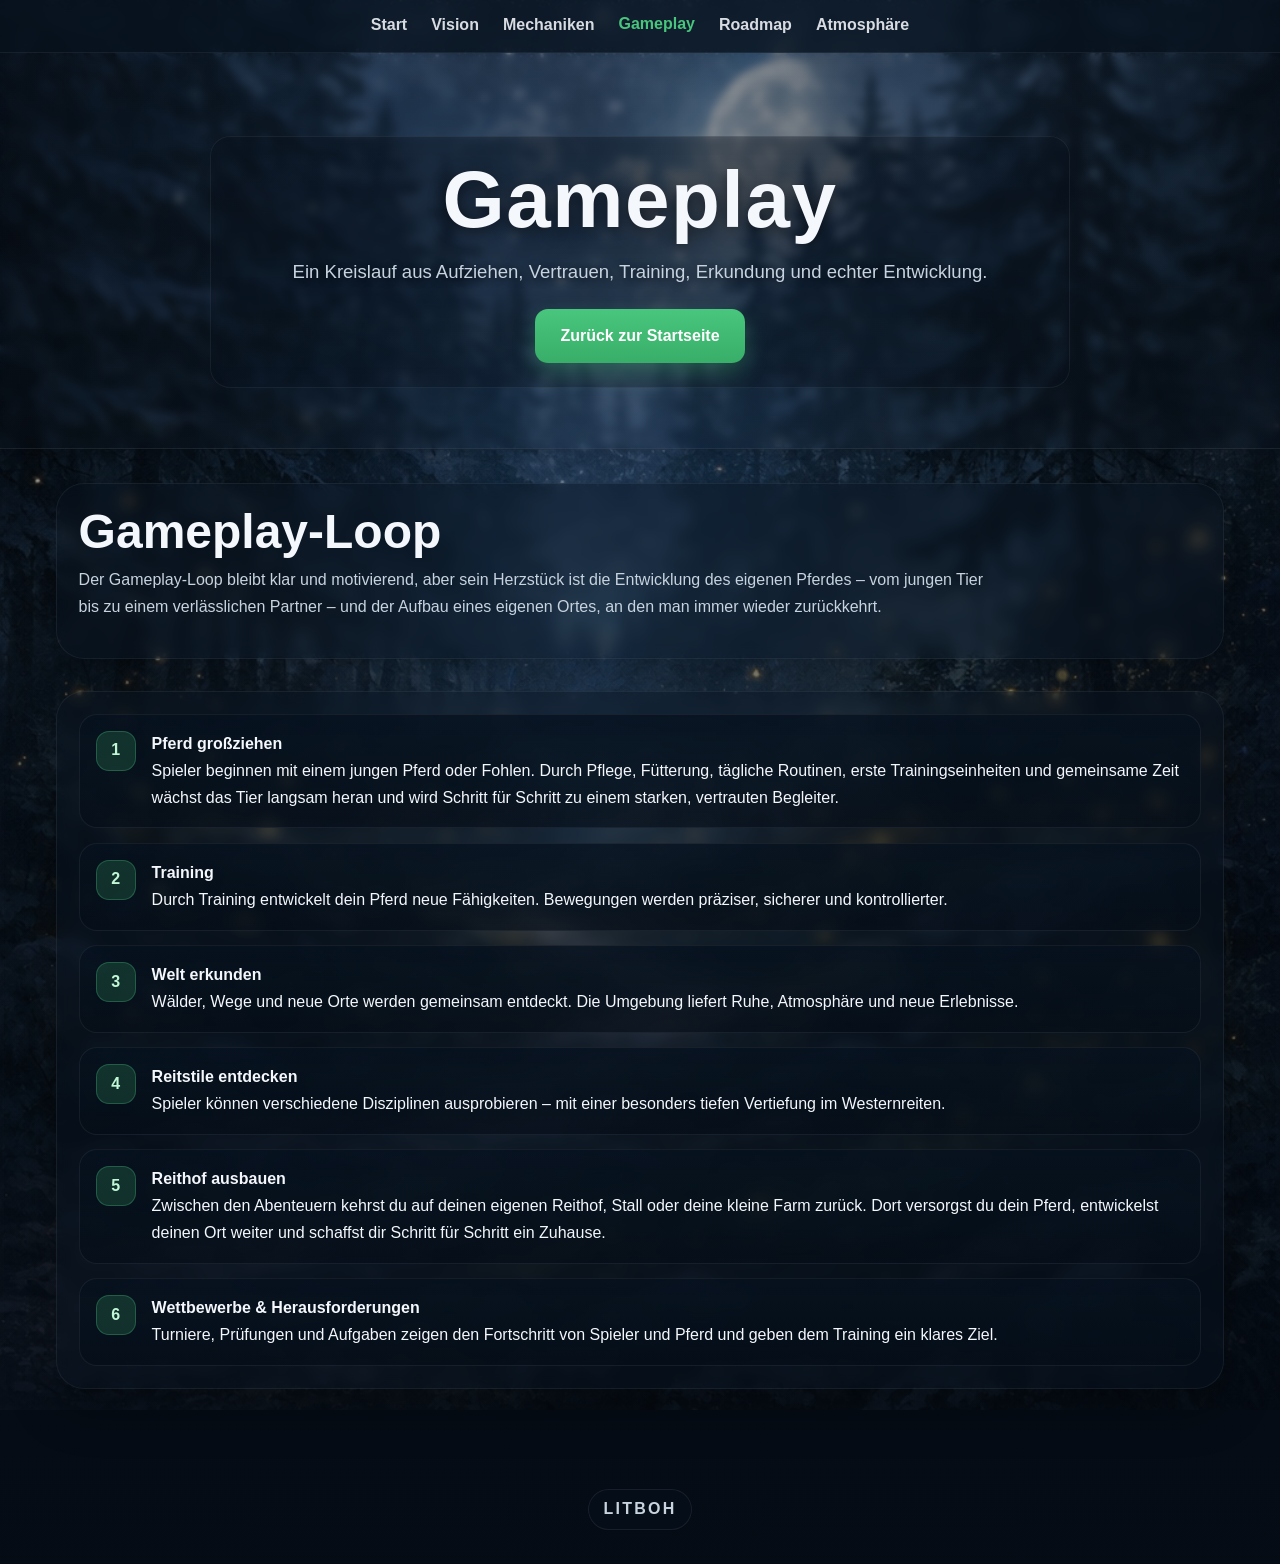
<file: docs/gameplay-loop.html>
<!DOCTYPE html>
<html lang="de">
<head>
<meta charset="UTF-8">
<meta name="viewport" content="width=device-width, initial-scale=1.0">
<title>LITBOH</title>
<style>
:root {
  --bg-top: rgba(6,12,20,0.18);
  --bg-bottom: rgba(4,10,18,0.78);
  --surface: rgba(8,18,30,0.74);
  --border: rgba(255,255,255,0.08);
  --text: #f4f7fb;
  --muted: #c7d3df;
  --accent: #49c67d;
  --accent-hover: #2f9a5e;
  --shadow: 0 18px 50px rgba(0,0,0,0.30);
}

* { box-sizing: border-box; }
html, body { margin: 0; min-height: 100%; }
html { scroll-behavior: smooth; }

body {
  font-family: "Segoe UI", Tahoma, Geneva, Verdana, sans-serif;
  color: var(--text);
  line-height: 1.68;
  overflow-x: hidden;
  position: relative;
  background:
    linear-gradient(var(--bg-top), var(--bg-bottom)),
    url("mondschein_im_nebligen_waldpfad.png") center center / cover no-repeat fixed;
  background-color: #07111c;
}

@media (max-width: 900px) {
  body {
    background:
      linear-gradient(rgba(6,12,20,0.24), rgba(4,10,18,0.82)),
      url("mondschein_im_nebligen_waldpfad.png") center center / cover no-repeat scroll;
  }
}

body::before {
  content: "";
  position: fixed;
  inset: 0;
  pointer-events: none;
  z-index: 0;
  background:
    radial-gradient(circle at 14% 22%, rgba(255,255,255,0.78) 0 1.5px, transparent 4px),
    radial-gradient(circle at 74% 18%, rgba(210,230,255,0.64) 0 1.5px, transparent 4px),
    radial-gradient(circle at 48% 70%, rgba(180,210,255,0.54) 0 1.5px, transparent 4px),
    radial-gradient(circle at 84% 62%, rgba(255,255,255,0.42) 0 1.2px, transparent 3px);
  filter: drop-shadow(0 0 8px rgba(210,230,255,0.28));
  opacity: .82;
}

body::after {
  content: "";
  position: fixed;
  inset: 0;
  pointer-events: none;
  z-index: 0;
  background:
    radial-gradient(circle at 11% 88%, rgba(255,215,120,0.52) 0 4px, transparent 10px),
    radial-gradient(circle at 83% 75%, rgba(255,215,120,0.42) 0 3px, transparent 8px),
    radial-gradient(circle at 72% 83%, rgba(255,215,120,0.34) 0 2px, transparent 6px),
    radial-gradient(circle at 21% 92%, rgba(255,215,120,0.48) 0 5px, transparent 12px);
  filter: blur(.2px) drop-shadow(0 0 8px rgba(255,200,90,0.28));
  opacity: .68;
}

nav, header, main, footer { position: relative; z-index: 1; }

nav {
  display: flex;
  flex-wrap: wrap;
  justify-content: center;
  gap: 1.5rem;
  background: rgba(8,18,30,.84);
  padding: .78rem 1rem;
  position: sticky;
  top: 0;
  z-index: 30;
  border-bottom: 1px solid rgba(255,255,255,.06);
  backdrop-filter: blur(7px);
  -webkit-backdrop-filter: blur(7px);
}

nav a {
  color: var(--text);
  text-decoration: none;
  font-weight: 700;
  opacity: .88;
  transition: opacity .18s, color .18s, transform .18s;
}

nav a:hover,
nav a.active {
  color: var(--accent);
  opacity: 1;
  transform: translateY(-1px);
}

header {
  padding: 5.2rem 1rem 3.8rem;
  text-align: center;
  background: linear-gradient(to bottom, rgba(10,20,32,.34), rgba(10,20,32,.12));
  backdrop-filter: blur(4px);
  -webkit-backdrop-filter: blur(4px);
  border-bottom: 1px solid rgba(255,255,255,.07);
  box-shadow: 0 10px 30px rgba(0,0,0,.18);
}

.hero-panel {
  max-width: 860px;
  margin: 0 auto;
  padding: 1.45rem 1.25rem;
  background: rgba(9,20,32,.24);
  border: 1px solid rgba(255,255,255,.06);
  border-radius: 20px;
  backdrop-filter: blur(5px);
  -webkit-backdrop-filter: blur(5px);
}

header h1 {
  margin: 0;
  font-size: clamp(2.8rem, 7vw, 5rem);
  line-height: 1;
  letter-spacing: .02em;
  text-shadow: 0 4px 16px rgba(0,0,0,.55);
}

header p {
  margin: 1rem auto 0;
  max-width: 780px;
  color: var(--muted);
  font-size: clamp(1rem, 2vw, 1.16rem);
  text-shadow: 0 2px 8px rgba(0,0,0,.48);
}

.hero-actions { margin-top: 1.35rem; }

.btn {
  display: inline-block;
  background: linear-gradient(180deg, var(--accent), #38ae69);
  color: #fff;
  padding: .86rem 1.6rem;
  border-radius: 13px;
  font-weight: 800;
  text-decoration: none;
  transition: transform .18s, box-shadow .18s, background .18s;
  box-shadow: 0 10px 22px rgba(73,198,125,.28);
}

.btn:hover {
  background: linear-gradient(180deg, #56d28c, var(--accent-hover));
  transform: translateY(-2px);
  box-shadow: 0 14px 26px rgba(73,198,125,.36);
}

main {
  max-width: 1200px;
  margin: 2.1rem auto 0;
  padding: 0 1rem 3rem;
}

.section-shell {
  margin-bottom: 2rem;
  background: rgba(9,20,32,.44);
  border: 1px solid rgba(255,255,255,.06);
  border-radius: 28px;
  padding: 1.35rem;
  backdrop-filter: blur(7px);
  -webkit-backdrop-filter: blur(7px);
  box-shadow: var(--shadow);
}

.section-title {
  margin: 0 0 .6rem;
  font-size: clamp(1.95rem, 4vw, 3rem);
  line-height: 1.08;
}

.section-lead {
  margin: 0 0 1rem;
  color: var(--muted);
  max-width: 920px;
}

.card {
  background: linear-gradient(180deg, rgba(7,18,31,.84), rgba(5,14,24,.68));
  border: 1px solid var(--border);
  border-radius: 18px;
  padding: 1.25rem;
  box-shadow: 0 12px 28px rgba(0,0,0,.20), inset 0 0 0 1px rgba(255,255,255,.02);
  margin-bottom: 1rem;
  transition: transform .22s ease, box-shadow .22s ease, border-color .22s ease;
}

.card:hover {
  transform: translateY(-4px);
  box-shadow: 0 18px 36px rgba(0,0,0,.28);
  border-color: rgba(73,198,125,.22);
}

.card h3 { margin: .05rem 0 .55rem; font-size: 1.26rem; }
.card p:last-child { margin-bottom: 0; }

.grid { display: grid; gap: 1rem; }
.grid.two { grid-template-columns: repeat(2, minmax(0,1fr)); }
.grid.three { grid-template-columns: repeat(3, minmax(0,1fr)); }
.grid-item-wide { grid-column: 2 / span 1; }

.kpi {
  display: flex;
  align-items: flex-start;
  gap: .95rem;
}

.kpi-badge {
  width: 44px;
  height: 44px;
  flex: 0 0 auto;
  border-radius: 13px;
  display: grid;
  place-items: center;
  background: rgba(73,198,125,.16);
  color: #b5f5ce;
  border: 1px solid rgba(73,198,125,.28);
  font-weight: 800;
}

.loop-list, .roadmap { display: grid; gap: .9rem; }

.loop-item {
  display: flex;
  align-items: flex-start;
  gap: 1rem;
  background: linear-gradient(180deg, rgba(7,18,31,.78), rgba(5,14,24,.64));
  border: 1px solid rgba(255,255,255,.06);
  border-radius: 18px;
  padding: 1rem;
}

.loop-number {
  width: 40px;
  height: 40px;
  flex: 0 0 auto;
  border-radius: 13px;
  display: grid;
  place-items: center;
  background: rgba(73,198,125,.18);
  border: 1px solid rgba(73,198,125,.3);
  color: #c1f7d6;
  font-weight: 800;
}

.roadmap-step {
  padding: 1.12rem 1.1rem 1.15rem 1.18rem;
  border-left: 4px solid rgba(73,198,125,.66);
  border-radius: 18px;
  background: linear-gradient(180deg, rgba(7,18,31,.82), rgba(5,14,24,.68));
  border: 1px solid rgba(255,255,255,.06);
}

.roadmap-step small {
  display: block;
  margin-bottom: .35rem;
  color: #9fe2bb;
  text-transform: uppercase;
  letter-spacing: .08em;
  font-weight: 800;
}

.roadmap-step h3 { margin: .1rem 0 .3rem; }

footer {
  text-align: center;
  color: var(--muted);
  padding: 1.25rem 1rem 2.1rem;
  background: transparent;
}

.footer-brand {
  display: inline-block;
  padding: .4rem .9rem;
  border-radius: 999px;
  border: 1px solid rgba(255,255,255,.08);
  background: rgba(7,18,31,.44);
  backdrop-filter: blur(6px);
  -webkit-backdrop-filter: blur(6px);
  text-transform: uppercase;
  font-weight: 800;
  letter-spacing: .14em;
}

@media (max-width: 980px) {
  .grid.three, .grid.two { grid-template-columns: 1fr; }
  .grid-item-wide { grid-column: auto; }
}

@media (max-width: 900px) {
  nav { gap: 1rem; font-size: .96rem; }
  header { padding: 4.6rem 1rem 3.6rem; }
  .hero-panel { padding: 1.15rem 1rem; }
  .section-shell { border-radius: 22px; padding: 1rem; }
}

@media (max-width: 560px) {
  nav { gap: .8rem; font-size: .9rem; }
  header h1 { font-size: 2.5rem; }
  .btn { width: 100%; text-align: center; }
}
</style>
</head>
<body>
<nav><a href="index.html" class="">Start</a><a href="vision.html" class="">Vision</a><a href="mechaniken.html" class="">Mechaniken</a><a href="gameplay-loop.html" class="active">Gameplay</a><a href="roadmap.html" class="">Roadmap</a><a href="atmosphaere.html" class="">Atmosphäre</a></nav>
<header>
  <div class="hero-panel">
    <h1>Gameplay</h1>
    <p>Ein Kreislauf aus Aufziehen, Vertrauen, Training, Erkundung und echter Entwicklung.</p>
    <div class="hero-actions"><a href="index.html" class="btn">Zurück zur Startseite</a></div>
  </div>
</header>
<main><section class="section-shell"><h2 class="section-title">Gameplay-Loop</h2><p class="section-lead">Der Gameplay-Loop bleibt klar und motivierend, aber sein Herzstück ist die Entwicklung des eigenen Pferdes – vom jungen Tier bis zu einem verlässlichen Partner – und der Aufbau eines eigenen Ortes, an den man immer wieder zurückkehrt.</p></section><section class="section-shell"><div class="loop-list"><div class="loop-item"><div class="loop-number">1</div><div><strong>Pferd großziehen</strong><br>Spieler beginnen mit einem jungen Pferd oder Fohlen. Durch Pflege, Fütterung, tägliche Routinen, erste Trainingseinheiten und gemeinsame Zeit wächst das Tier langsam heran und wird Schritt für Schritt zu einem starken, vertrauten Begleiter.</div></div><div class="loop-item"><div class="loop-number">2</div><div><strong>Training</strong><br>Durch Training entwickelt dein Pferd neue Fähigkeiten. Bewegungen werden präziser, sicherer und kontrollierter.</div></div><div class="loop-item"><div class="loop-number">3</div><div><strong>Welt erkunden</strong><br>Wälder, Wege und neue Orte werden gemeinsam entdeckt. Die Umgebung liefert Ruhe, Atmosphäre und neue Erlebnisse.</div></div><div class="loop-item"><div class="loop-number">4</div><div><strong>Reitstile entdecken</strong><br>Spieler können verschiedene Disziplinen ausprobieren – mit einer besonders tiefen Vertiefung im Westernreiten.</div></div><div class="loop-item"><div class="loop-number">5</div><div><strong>Reithof ausbauen</strong><br>Zwischen den Abenteuern kehrst du auf deinen eigenen Reithof, Stall oder deine kleine Farm zurück. Dort versorgst du dein Pferd, entwickelst deinen Ort weiter und schaffst dir Schritt für Schritt ein Zuhause.</div></div><div class="loop-item"><div class="loop-number">6</div><div><strong>Wettbewerbe & Herausforderungen</strong><br>Turniere, Prüfungen und Aufgaben zeigen den Fortschritt von Spieler und Pferd und geben dem Training ein klares Ziel.</div></div></div></section></main>
<footer><span class="footer-brand">LITBOH</span></footer>
</body>
</html>
</file>
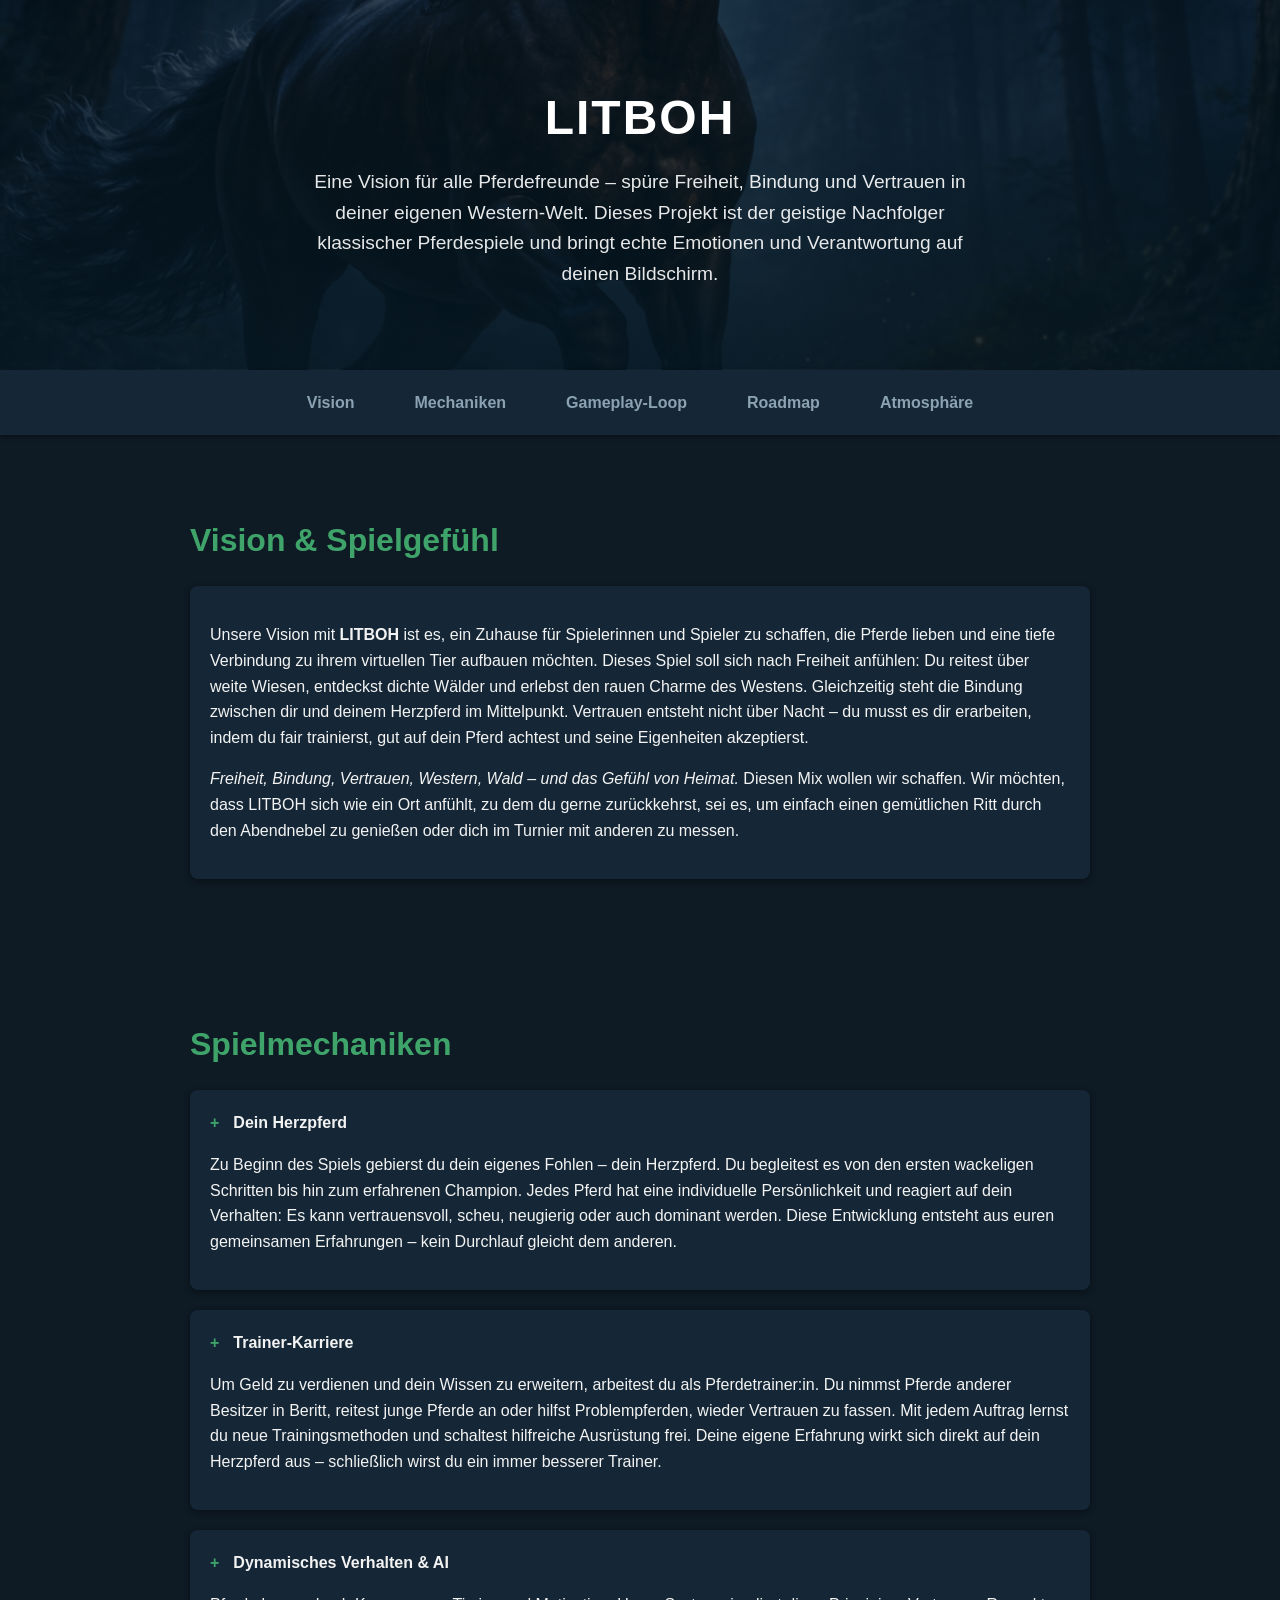
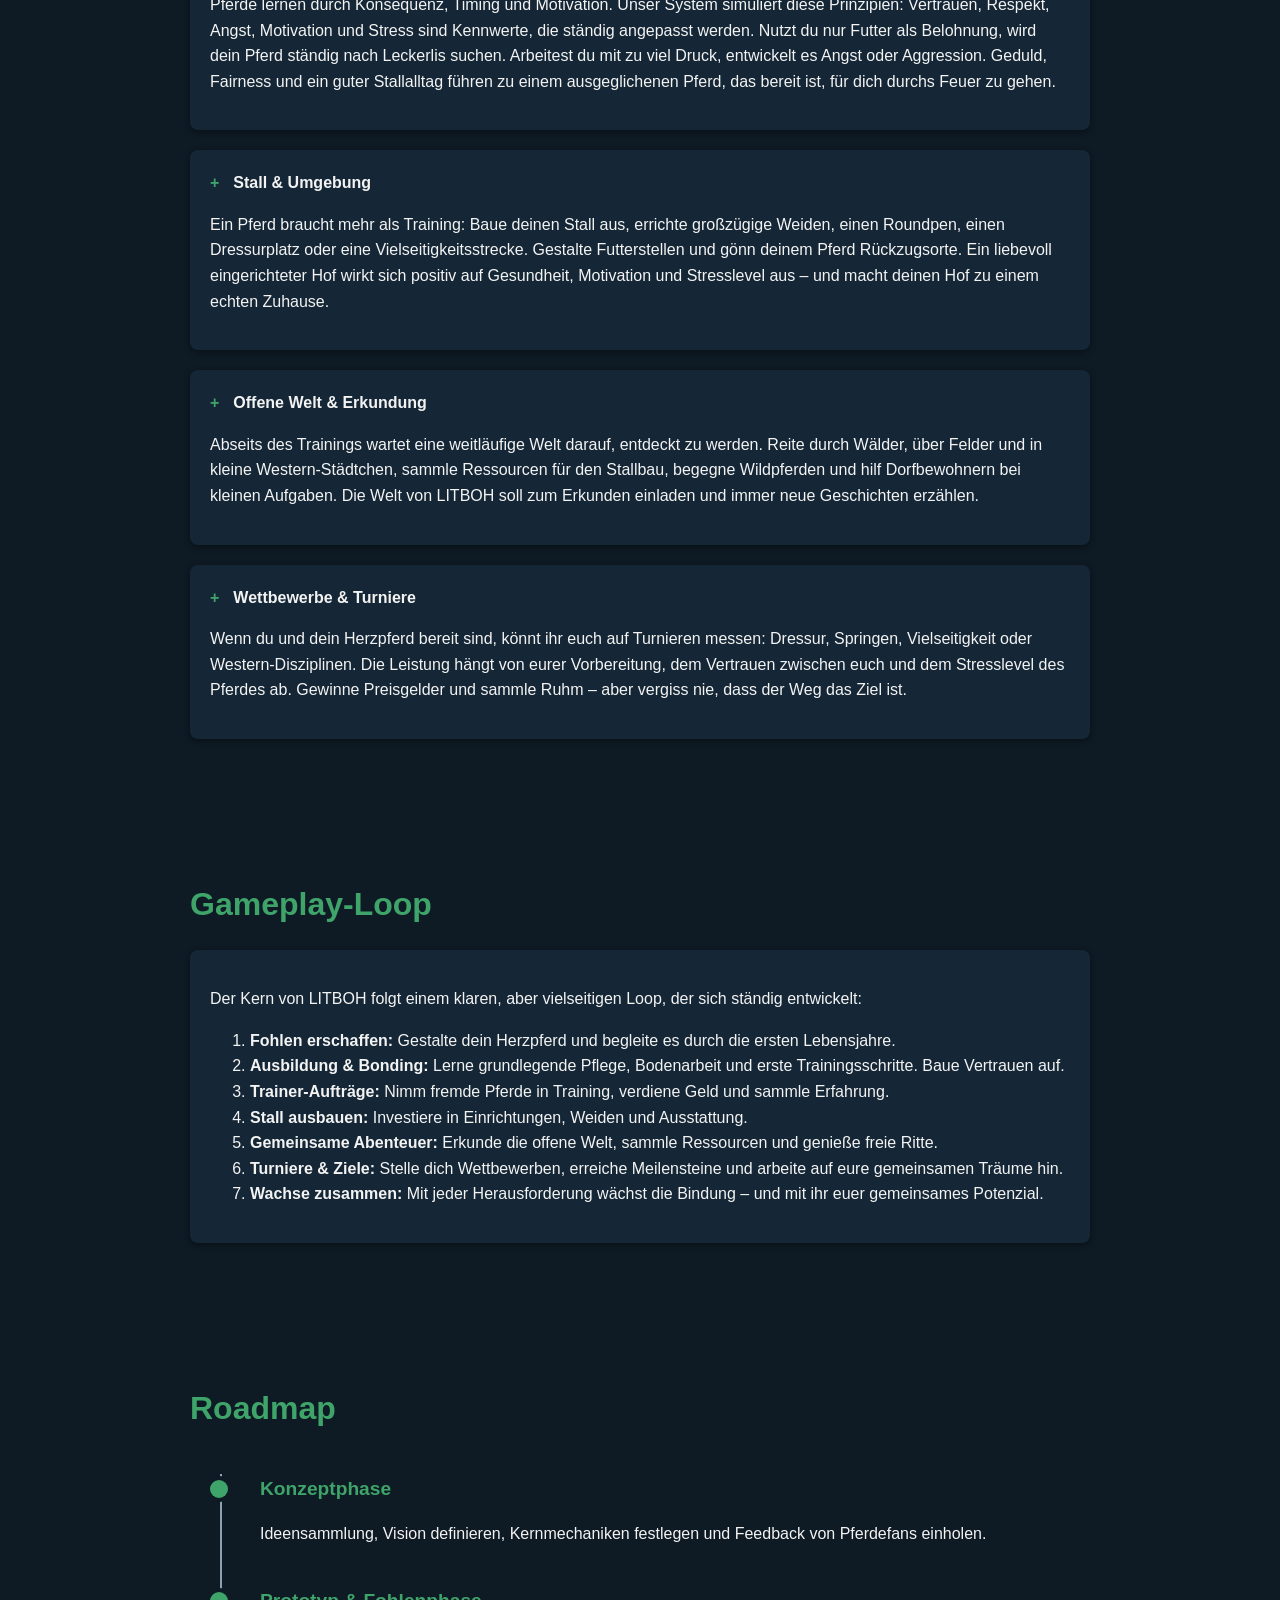
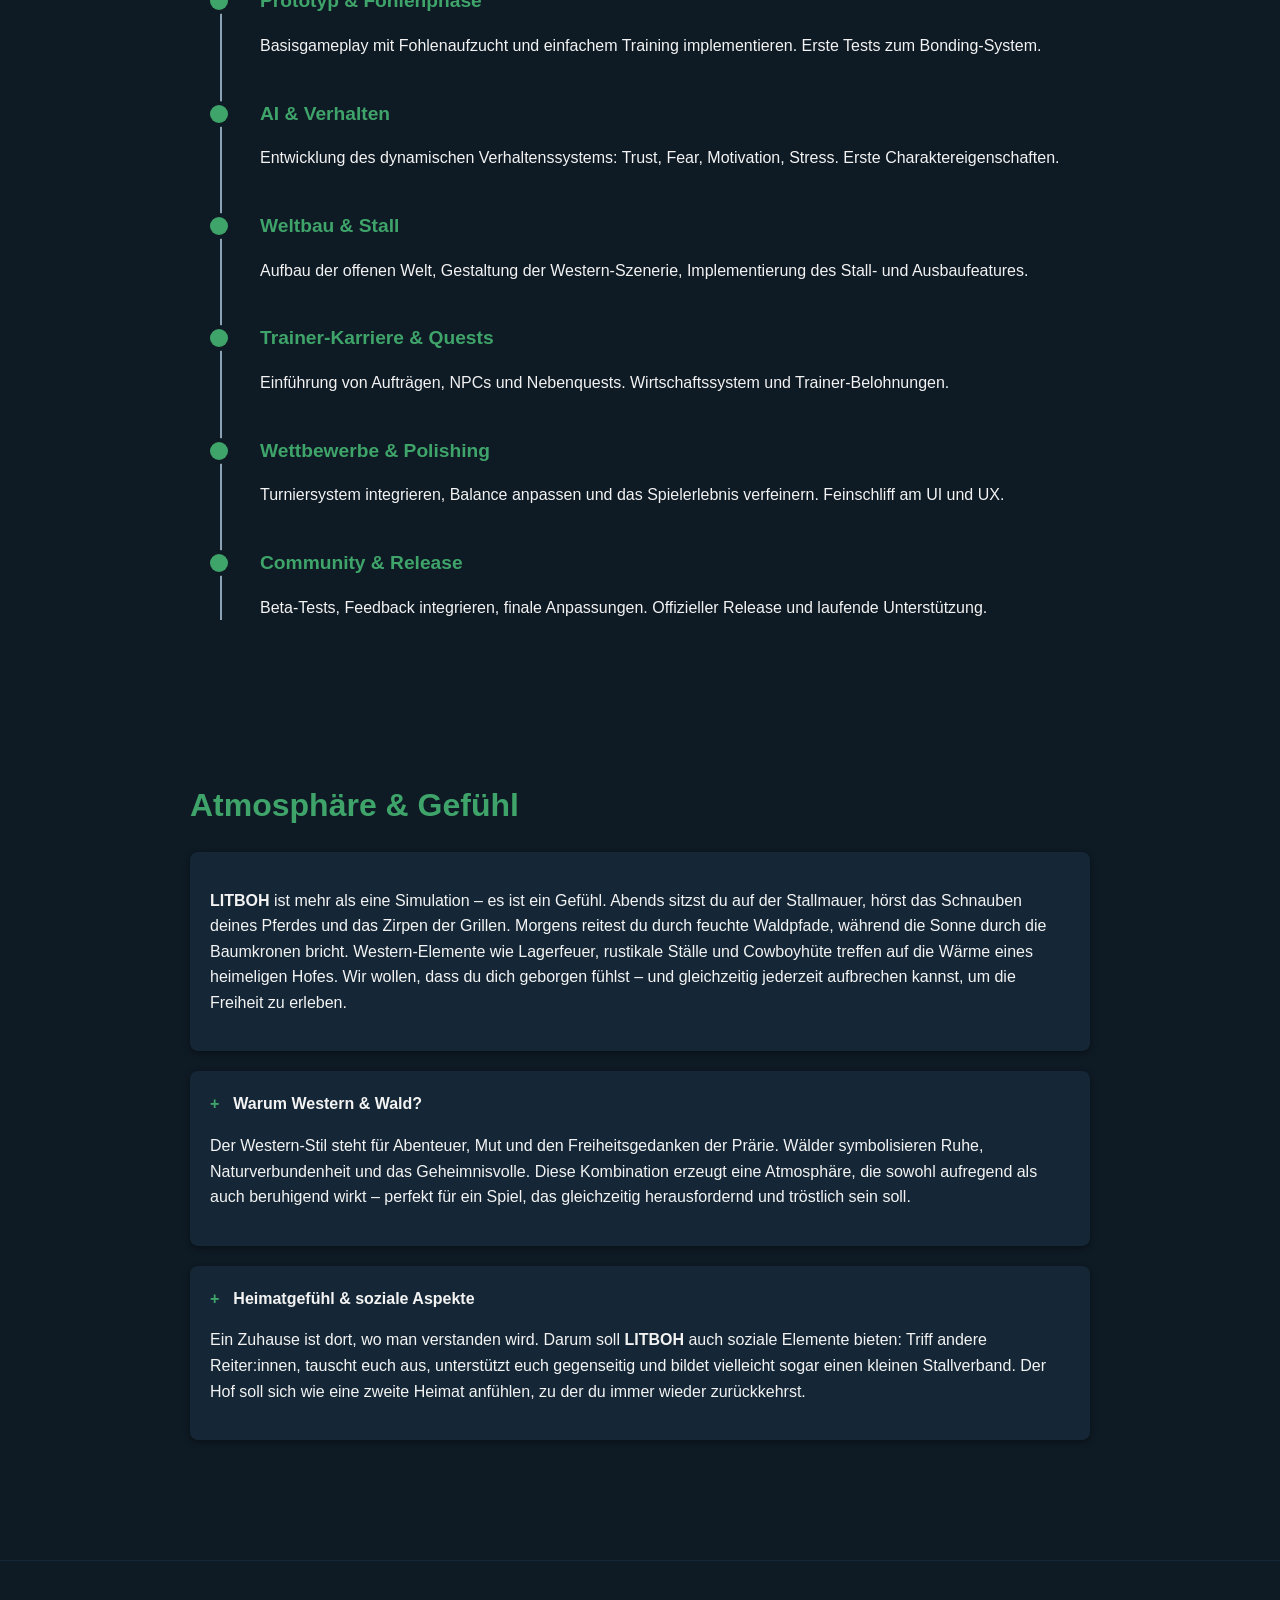
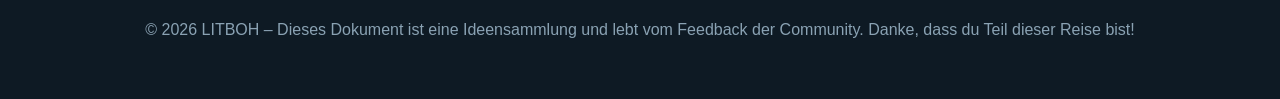
<file: docs/index_updated.html>
<!DOCTYPE html>
<html lang="de">
<head>
  <meta charset="UTF-8">
  <meta name="viewport" content="width=device-width, initial-scale=1.0">
  <title>LITBOH – Planungsseite</title>
  <style>
    /*
      Dieses kleine Stylesheet verleiht der Planungsseite einen eigenen Charakter.
      Dunkle Hintergründe, warme Grüntöne und sanfte Schattierungen greifen das
      Gefühl von Wald, Freiheit und Western‑Romantik auf. Die Gestaltung ist
      bewusst eigenständig, damit der Look nicht wie eine Kopie wirkt.
    */
    :root {
      --background: #0e1a24;
      --surface: #152736;
      --accent: #3fa46a;
      --text: #f3f3f3;
      --muted: #8aa2b3;
      --card-shadow: rgba(0, 0, 0, 0.4);
    }

    body {
      margin: 0;
      font-family: "Segoe UI", Tahoma, Geneva, Verdana, sans-serif;
      background-color: var(--background);
      color: var(--text);
      line-height: 1.6;
    }

    header {
      /* Hintergrund: mystisches 3D‑Pferd bei Nacht. Das Bild befindet sich im gleichen Verzeichnis wie diese Seite. */
      background: linear-gradient(180deg, rgba(5, 23, 34, 0.7), rgba(5, 23, 34, 0.9)),
                  url('46186d34-40a3-486b-9bfc-bcadb65a34c5.png');
      background-size: cover;
      background-position: center;
      padding: 80px 20px;
      text-align: center;
      color: #fff;
    }

    header h1 {
      font-size: 3rem;
      margin: 0 0 10px 0;
      letter-spacing: 2px;
    }

    header p {
      font-size: 1.2rem;
      max-width: 700px;
      margin: 0 auto;
      opacity: 0.9;
    }

    nav {
      display: flex;
      justify-content: center;
      flex-wrap: wrap;
      gap: 32px;
      margin-bottom: 20px;
      background-color: var(--surface);
      position: sticky;
      top: 0;
      padding: 14px 0;
      box-shadow: 0 2px 4px var(--card-shadow);
      z-index: 100;
    }

    nav a {
      color: var(--muted);
      text-decoration: none;
      font-weight: 600;
      padding: 6px 14px;
      border-radius: 4px;
      transition: background-color 0.2s, color 0.2s;
    }

    nav a:hover {
      background-color: var(--accent);
      color: var(--background);
    }

    .section {
      padding: 60px 20px;
      max-width: 900px;
      margin: 0 auto;
      /* sorgt dafür, dass Anker-Links unter der Sticky-Navigation korrekt positioniert sind */
      scroll-margin-top: 90px;
    }

    .section h2 {
      margin-top: 0;
      margin-bottom: 20px;
      color: var(--accent);
      font-size: 2rem;
    }

    .card {
      background-color: var(--surface);
      border-radius: 8px;
      padding: 20px;
      margin-bottom: 20px;
      box-shadow: 0 2px 6px var(--card-shadow);
    }

    .card h3 {
      margin-top: 0;
      color: var(--accent);
    }

    .timeline {
      position: relative;
      margin: 40px 0;
    }

    .timeline::before {
      content: '';
      position: absolute;
      left: 30px;
      top: 0;
      bottom: 0;
      width: 2px;
      background-color: var(--muted);
    }

    .timeline-entry {
      position: relative;
      padding-left: 70px;
      margin-bottom: 40px;
    }

    .timeline-entry::before {
      content: '';
      position: absolute;
      left: 20px;
      top: 6px;
      width: 18px;
      height: 18px;
      background-color: var(--accent);
      border-radius: 50%;
      box-shadow: 0 0 0 4px var(--background);
    }

    .timeline-entry h4 {
      margin: 0;
      font-size: 1.2rem;
      color: var(--accent);
    }

    .details summary {
      cursor: pointer;
      font-weight: 600;
      display: flex;
      align-items: center;
    }

    .details summary span {
      margin-left: 6px;
    }

    .details summary::marker {
      /* Entfernt den standardmäßigen Marker */
      content: '';
    }

    .details summary:before {
      content: '+';
      color: var(--accent);
      font-weight: bold;
      margin-right: 8px;
    }

    .details[open] summary:before {
      content: '−';
    }

    footer {
      text-align: center;
      padding: 40px 20px;
      color: var(--muted);
      border-top: 1px solid var(--surface);
      margin-top: 40px;
    }

    @media (max-width: 600px) {
      header h1 {
        /* Auf kleineren Bildschirmen die Überschrift leicht verkleinern */
        font-size: 2.2rem;
      }
      nav {
        /* Navigation auf Mobilgeräten untereinander anordnen */
        flex-direction: column;
        align-items: center;
        gap: 8px;
        padding: 10px 0;
      }
      .timeline-entry {
        /* Weniger Einzug bei der Roadmap auf kleinen Displays */
        padding-left: 50px;
      }
      .timeline::before {
        /* Die Linie der Roadmap weiter links platzieren */
        left: 20px;
      }
    }
  </style>
</head>
<body>
  <header>
    <h1>LITBOH</h1>
    <p>Eine Vision für alle Pferdefreunde – spüre Freiheit, Bindung und Vertrauen in deiner eigenen Western‑Welt. Dieses Projekt ist der geistige Nachfolger klassischer Pferdespiele und bringt echte Emotionen und Verantwortung auf deinen Bildschirm.</p>
  </header>
  <nav>
    <a href="#vision">Vision</a>
    <a href="#mechanics">Mechaniken</a>
    <a href="#loop">Gameplay‑Loop</a>
    <a href="#roadmap">Roadmap</a>
    <a href="#atmosphere">Atmosphäre</a>
  </nav>

  <!-- Vision Section -->
  <section id="vision" class="section">
    <h2>Vision &amp; Spielgefühl</h2>
    <div class="card">
      <p>
        Unsere Vision mit <strong>LITBOH</strong> ist es, ein Zuhause für Spielerinnen und Spieler zu schaffen, die Pferde lieben
        und eine tiefe Verbindung zu ihrem virtuellen Tier aufbauen möchten. Dieses Spiel soll sich nach Freiheit anfühlen:
        Du reitest über weite Wiesen, entdeckst dichte Wälder und erlebst den rauen Charme des Westens. Gleichzeitig
        steht die Bindung zwischen dir und deinem Herzpferd im Mittelpunkt. Vertrauen entsteht nicht über Nacht –
        du musst es dir erarbeiten, indem du fair trainierst, gut auf dein Pferd achtest und seine Eigenheiten akzeptierst.
      </p>
      <p>
        <em>Freiheit, Bindung, Vertrauen, Western, Wald – und das Gefühl von Heimat.</em> Diesen Mix wollen wir schaffen.
        Wir möchten, dass LITBOH sich wie ein Ort anfühlt, zu dem du gerne zurückkehrst, sei es, um einfach
        einen gemütlichen Ritt durch den Abendnebel zu genießen oder dich im Turnier mit anderen zu messen.
      </p>
    </div>
  </section>

  <!-- Mechanics Section -->
  <section id="mechanics" class="section">
    <h2>Spielmechaniken</h2>
    <!-- Heart Horse (collapsible) -->
    <div class="card details">
      <summary><span>Dein Herzpferd</span></summary>
      <div>
        <p>
          Zu Beginn des Spiels gebierst du dein eigenes Fohlen – dein Herzpferd. Du begleitest es von den ersten wackeligen
          Schritten bis hin zum erfahrenen Champion. Jedes Pferd hat eine individuelle Persönlichkeit und reagiert auf
          dein Verhalten: Es kann vertrauensvoll, scheu, neugierig oder auch dominant werden. Diese Entwicklung entsteht
          aus euren gemeinsamen Erfahrungen – kein Durchlauf gleicht dem anderen.
        </p>
      </div>
    </div>
    <!-- Trainer Career (collapsible) -->
    <div class="card details">
      <summary><span>Trainer‑Karriere</span></summary>
      <div>
        <p>
          Um Geld zu verdienen und dein Wissen zu erweitern, arbeitest du als Pferdetrainer:in. Du nimmst Pferde anderer
          Besitzer in Beritt, reitest junge Pferde an oder hilfst Problempferden, wieder Vertrauen zu fassen. Mit jedem
          Auftrag lernst du neue Trainingsmethoden und schaltest hilfreiche Ausrüstung frei. Deine eigene Erfahrung wirkt
          sich direkt auf dein Herzpferd aus – schließlich wirst du ein immer besserer Trainer.
        </p>
      </div>
    </div>
    <!-- AI/Behaviour System (collapsible) -->
    <div class="card details">
      <summary><span>Dynamisches Verhalten &amp; AI</span></summary>
      <div>
        <p>
          Pferde lernen durch Konsequenz, Timing und Motivation. Unser System simuliert diese Prinzipien: Vertrauen,
          Respekt, Angst, Motivation und Stress sind Kennwerte, die ständig angepasst werden. Nutzt du nur Futter als
          Belohnung, wird dein Pferd ständig nach Leckerlis suchen. Arbeitest du mit zu viel Druck, entwickelt es Angst
          oder Aggression. Geduld, Fairness und ein guter Stallalltag führen zu einem ausgeglichenen Pferd, das bereit
          ist, für dich durchs Feuer zu gehen.
        </p>
      </div>
    </div>
    <!-- Stable & Environment (collapsible) -->
    <div class="card details">
      <summary><span>Stall &amp; Umgebung</span></summary>
      <div>
        <p>
          Ein Pferd braucht mehr als Training: Baue deinen Stall aus, errichte großzügige Weiden, einen Roundpen, einen
          Dressurplatz oder eine Vielseitigkeitsstrecke. Gestalte Futterstellen und gönn deinem Pferd Rückzugsorte. Ein
          liebevoll eingerichteter Hof wirkt sich positiv auf Gesundheit, Motivation und Stresslevel aus – und macht
          deinen Hof zu einem echten Zuhause.
        </p>
      </div>
    </div>
    <!-- Open World (collapsible) -->
    <div class="card details">
      <summary><span>Offene Welt &amp; Erkundung</span></summary>
      <div>
        <p>
          Abseits des Trainings wartet eine weitläufige Welt darauf, entdeckt zu werden. Reite durch Wälder, über Felder
          und in kleine Western‑Städtchen, sammle Ressourcen für den Stallbau, begegne Wildpferden und hilf Dorfbewohnern
          bei kleinen Aufgaben. Die Welt von LITBOH soll zum Erkunden einladen und immer neue Geschichten erzählen.
        </p>
      </div>
    </div>
    <!-- Competitions (collapsible) -->
    <div class="card details">
      <summary><span>Wettbewerbe &amp; Turniere</span></summary>
      <div>
        <p>
          Wenn du und dein Herzpferd bereit sind, könnt ihr euch auf Turnieren messen: Dressur, Springen, Vielseitigkeit
          oder Western‑Disziplinen. Die Leistung hängt von eurer Vorbereitung, dem Vertrauen zwischen euch und dem
          Stresslevel des Pferdes ab. Gewinne Preisgelder und sammle Ruhm – aber vergiss nie, dass der Weg das Ziel ist.
        </p>
      </div>
    </div>
  </section>

  <!-- Gameplay Loop -->
  <section id="loop" class="section">
    <h2>Gameplay‑Loop</h2>
    <div class="card">
      <p>
        Der Kern von LITBOH folgt einem klaren, aber vielseitigen Loop, der sich ständig entwickelt:
      </p>
      <ol>
        <li><strong>Fohlen erschaffen:</strong> Gestalte dein Herzpferd und begleite es durch die ersten Lebensjahre.</li>
        <li><strong>Ausbildung &amp; Bonding:</strong> Lerne grundlegende Pflege, Bodenarbeit und erste Trainingsschritte.
            Baue Vertrauen auf.</li>
        <li><strong>Trainer‑Aufträge:</strong> Nimm fremde Pferde in Training, verdiene Geld und sammle Erfahrung.</li>
        <li><strong>Stall ausbauen:</strong> Investiere in Einrichtungen, Weiden und Ausstattung.</li>
        <li><strong>Gemeinsame Abenteuer:</strong> Erkunde die offene Welt, sammle Ressourcen und genieße freie Ritte.</li>
        <li><strong>Turniere &amp; Ziele:</strong> Stelle dich Wettbewerben, erreiche Meilensteine und arbeite auf
            eure gemeinsamen Träume hin.</li>
        <li><strong>Wachse zusammen:</strong> Mit jeder Herausforderung wächst die Bindung – und mit ihr euer gemeinsames
            Potenzial.</li>
      </ol>
    </div>
  </section>

  <!-- Roadmap Section -->
  <section id="roadmap" class="section">
    <h2>Roadmap</h2>
    <div class="timeline">
      <div class="timeline-entry">
        <h4>Konzeptphase</h4>
        <p>Ideensammlung, Vision definieren, Kernmechaniken festlegen und Feedback von Pferdefans einholen.</p>
      </div>
      <div class="timeline-entry">
        <h4>Prototyp &amp; Fohlenphase</h4>
        <p>Basisgameplay mit Fohlenaufzucht und einfachem Training implementieren. Erste Tests zum Bonding‑System.</p>
      </div>
      <div class="timeline-entry">
        <h4>AI &amp; Verhalten</h4>
        <p>Entwicklung des dynamischen Verhaltenssystems: Trust, Fear, Motivation, Stress. Erste Charaktereigenschaften.</p>
      </div>
      <div class="timeline-entry">
        <h4>Weltbau &amp; Stall</h4>
        <p>Aufbau der offenen Welt, Gestaltung der Western‑Szenerie, Implementierung des Stall‑ und Ausbaufeatures.</p>
      </div>
      <div class="timeline-entry">
        <h4>Trainer‑Karriere &amp; Quests</h4>
        <p>Einführung von Aufträgen, NPCs und Nebenquests. Wirtschaftssystem und Trainer‑Belohnungen.</p>
      </div>
      <div class="timeline-entry">
        <h4>Wettbewerbe &amp; Polishing</h4>
        <p>Turniersystem integrieren, Balance anpassen und das Spielerlebnis verfeinern. Feinschliff am UI und UX.</p>
      </div>
      <div class="timeline-entry">
        <h4>Community &amp; Release</h4>
        <p>Beta‑Tests, Feedback integrieren, finale Anpassungen. Offizieller Release und laufende Unterstützung.</p>
      </div>
    </div>
  </section>

  <!-- Atmosphere Section -->
  <section id="atmosphere" class="section">
    <h2>Atmosphäre &amp; Gefühl</h2>
    <div class="card">
      <p>
        <strong>LITBOH</strong> ist mehr als eine Simulation – es ist ein Gefühl. Abends sitzst du auf der Stallmauer,
        hörst das Schnauben deines Pferdes und das Zirpen der Grillen. Morgens reitest du durch feuchte Waldpfade,
        während die Sonne durch die Baumkronen bricht. Western‑Elemente wie Lagerfeuer, rustikale Ställe und Cowboyhüte
        treffen auf die Wärme eines heimeligen Hofes. Wir wollen, dass du dich geborgen fühlst – und gleichzeitig
        jederzeit aufbrechen kannst, um die Freiheit zu erleben.
      </p>
    </div>
    <div class="card details">
      <summary><span>Warum Western &amp; Wald?</span></summary>
      <div>
        <p>
          Der Western‑Stil steht für Abenteuer, Mut und den Freiheitsgedanken der Prärie. Wälder symbolisieren Ruhe,
          Naturverbundenheit und das Geheimnisvolle. Diese Kombination erzeugt eine Atmosphäre, die sowohl aufregend
          als auch beruhigend wirkt – perfekt für ein Spiel, das gleichzeitig herausfordernd und tröstlich sein soll.
        </p>
      </div>
    </div>
    <div class="card details">
      <summary><span>Heimatgefühl &amp; soziale Aspekte</span></summary>
      <div>
        <p>
          Ein Zuhause ist dort, wo man verstanden wird. Darum soll <strong>LITBOH</strong> auch soziale Elemente bieten:
          Triff andere Reiter:innen, tauscht euch aus, unterstützt euch gegenseitig und bildet vielleicht sogar einen
          kleinen Stallverband. Der Hof soll sich wie eine zweite Heimat anfühlen, zu der du immer wieder zurückkehrst.
        </p>
      </div>
    </div>
  </section>

  <footer>
    <p>© 2026 LITBOH – Dieses Dokument ist eine Ideensammlung und lebt vom Feedback der Community. Danke, dass du Teil dieser Reise bist!</p>
  </footer>
</body>
</html>
</file>
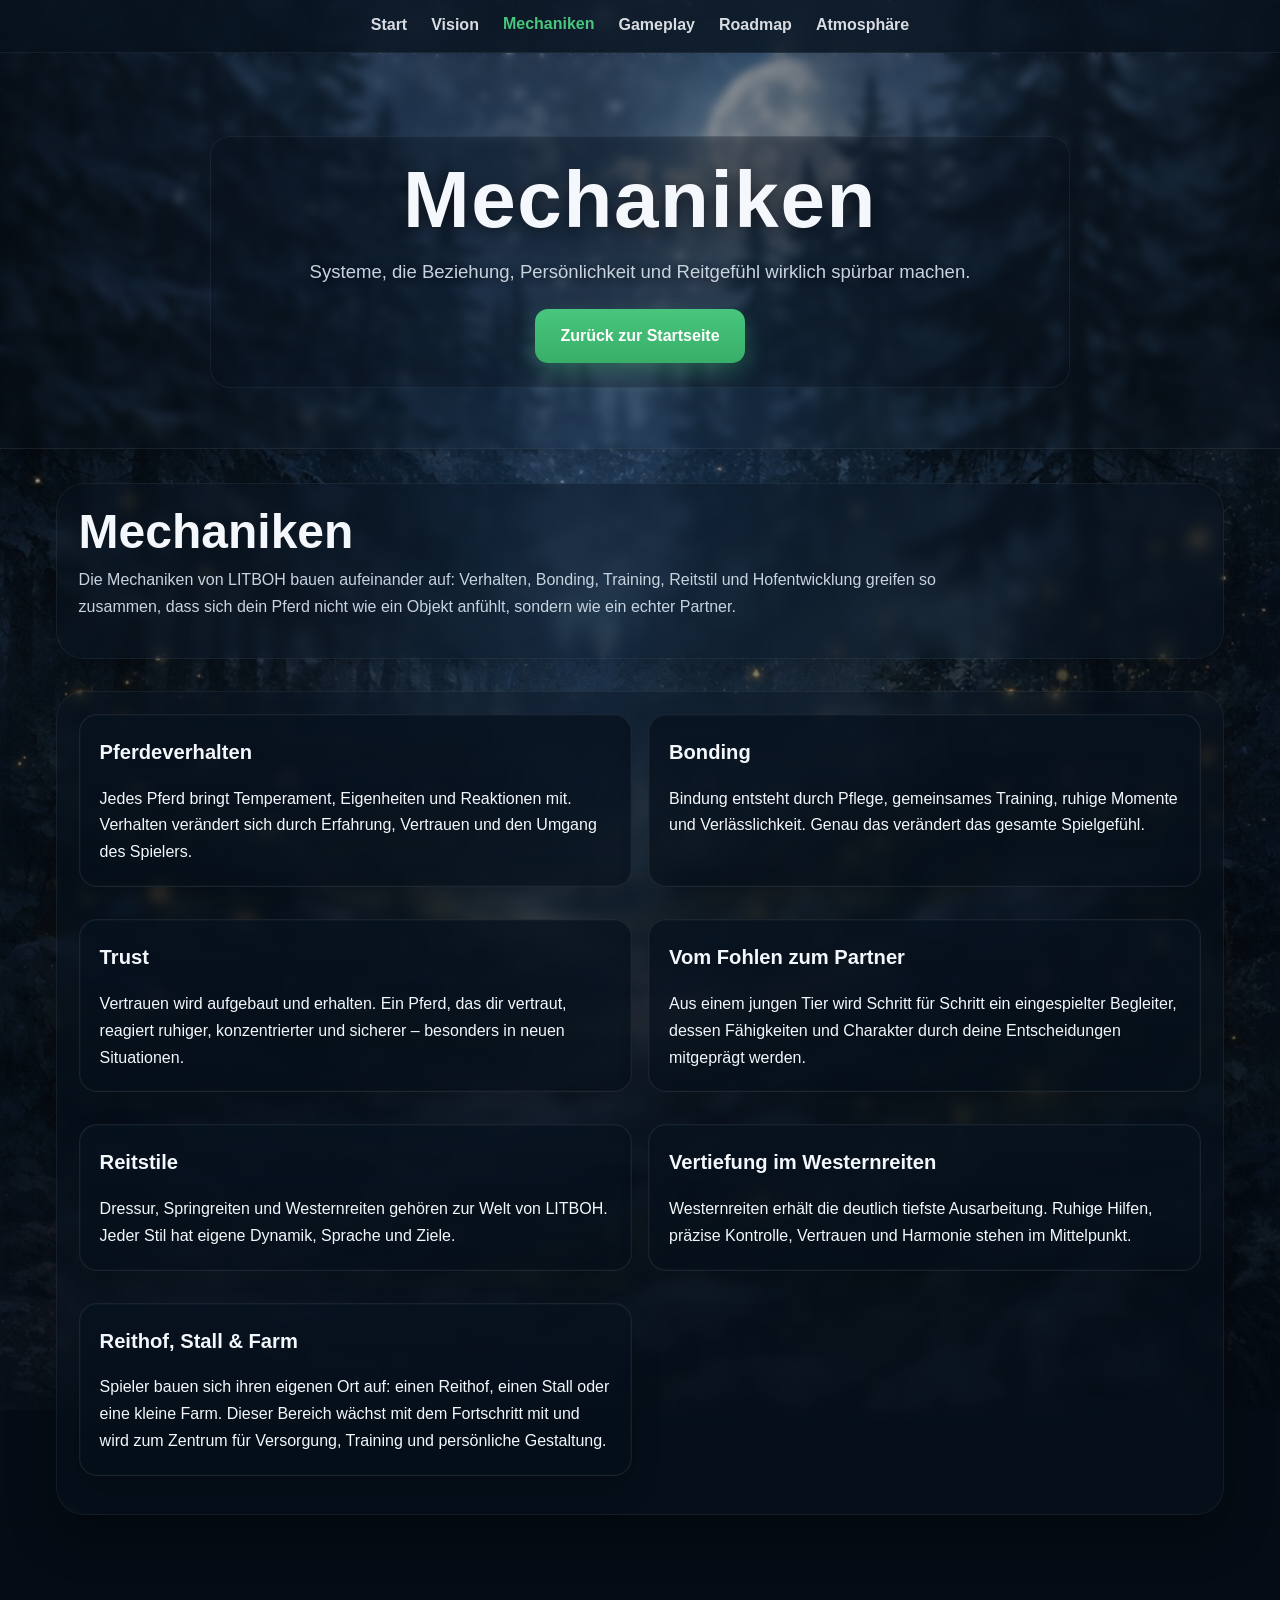
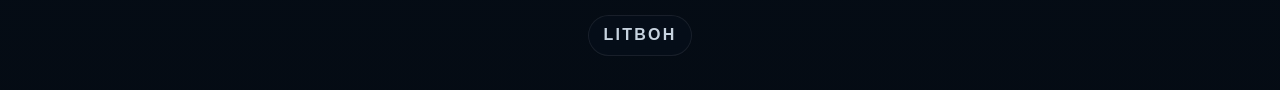
<file: docs/mechaniken.html>
<!DOCTYPE html>
<html lang="de">
<head>
<meta charset="UTF-8">
<meta name="viewport" content="width=device-width, initial-scale=1.0">
<title>LITBOH</title>
<style>
:root {
  --bg-top: rgba(6,12,20,0.18);
  --bg-bottom: rgba(4,10,18,0.78);
  --surface: rgba(8,18,30,0.74);
  --border: rgba(255,255,255,0.08);
  --text: #f4f7fb;
  --muted: #c7d3df;
  --accent: #49c67d;
  --accent-hover: #2f9a5e;
  --shadow: 0 18px 50px rgba(0,0,0,0.30);
}

* { box-sizing: border-box; }
html, body { margin: 0; min-height: 100%; }
html { scroll-behavior: smooth; }

body {
  font-family: "Segoe UI", Tahoma, Geneva, Verdana, sans-serif;
  color: var(--text);
  line-height: 1.68;
  overflow-x: hidden;
  position: relative;
  background:
    linear-gradient(var(--bg-top), var(--bg-bottom)),
    url("mondschein_im_nebligen_waldpfad.png") center center / cover no-repeat fixed;
  background-color: #07111c;
}

@media (max-width: 900px) {
  body {
    background:
      linear-gradient(rgba(6,12,20,0.24), rgba(4,10,18,0.82)),
      url("mondschein_im_nebligen_waldpfad.png") center center / cover no-repeat scroll;
  }
}

body::before {
  content: "";
  position: fixed;
  inset: 0;
  pointer-events: none;
  z-index: 0;
  background:
    radial-gradient(circle at 14% 22%, rgba(255,255,255,0.78) 0 1.5px, transparent 4px),
    radial-gradient(circle at 74% 18%, rgba(210,230,255,0.64) 0 1.5px, transparent 4px),
    radial-gradient(circle at 48% 70%, rgba(180,210,255,0.54) 0 1.5px, transparent 4px),
    radial-gradient(circle at 84% 62%, rgba(255,255,255,0.42) 0 1.2px, transparent 3px);
  filter: drop-shadow(0 0 8px rgba(210,230,255,0.28));
  opacity: .82;
}

body::after {
  content: "";
  position: fixed;
  inset: 0;
  pointer-events: none;
  z-index: 0;
  background:
    radial-gradient(circle at 11% 88%, rgba(255,215,120,0.52) 0 4px, transparent 10px),
    radial-gradient(circle at 83% 75%, rgba(255,215,120,0.42) 0 3px, transparent 8px),
    radial-gradient(circle at 72% 83%, rgba(255,215,120,0.34) 0 2px, transparent 6px),
    radial-gradient(circle at 21% 92%, rgba(255,215,120,0.48) 0 5px, transparent 12px);
  filter: blur(.2px) drop-shadow(0 0 8px rgba(255,200,90,0.28));
  opacity: .68;
}

nav, header, main, footer { position: relative; z-index: 1; }

nav {
  display: flex;
  flex-wrap: wrap;
  justify-content: center;
  gap: 1.5rem;
  background: rgba(8,18,30,.84);
  padding: .78rem 1rem;
  position: sticky;
  top: 0;
  z-index: 30;
  border-bottom: 1px solid rgba(255,255,255,.06);
  backdrop-filter: blur(7px);
  -webkit-backdrop-filter: blur(7px);
}

nav a {
  color: var(--text);
  text-decoration: none;
  font-weight: 700;
  opacity: .88;
  transition: opacity .18s, color .18s, transform .18s;
}

nav a:hover,
nav a.active {
  color: var(--accent);
  opacity: 1;
  transform: translateY(-1px);
}

header {
  padding: 5.2rem 1rem 3.8rem;
  text-align: center;
  background: linear-gradient(to bottom, rgba(10,20,32,.34), rgba(10,20,32,.12));
  backdrop-filter: blur(4px);
  -webkit-backdrop-filter: blur(4px);
  border-bottom: 1px solid rgba(255,255,255,.07);
  box-shadow: 0 10px 30px rgba(0,0,0,.18);
}

.hero-panel {
  max-width: 860px;
  margin: 0 auto;
  padding: 1.45rem 1.25rem;
  background: rgba(9,20,32,.24);
  border: 1px solid rgba(255,255,255,.06);
  border-radius: 20px;
  backdrop-filter: blur(5px);
  -webkit-backdrop-filter: blur(5px);
}

header h1 {
  margin: 0;
  font-size: clamp(2.8rem, 7vw, 5rem);
  line-height: 1;
  letter-spacing: .02em;
  text-shadow: 0 4px 16px rgba(0,0,0,.55);
}

header p {
  margin: 1rem auto 0;
  max-width: 780px;
  color: var(--muted);
  font-size: clamp(1rem, 2vw, 1.16rem);
  text-shadow: 0 2px 8px rgba(0,0,0,.48);
}

.hero-actions { margin-top: 1.35rem; }

.btn {
  display: inline-block;
  background: linear-gradient(180deg, var(--accent), #38ae69);
  color: #fff;
  padding: .86rem 1.6rem;
  border-radius: 13px;
  font-weight: 800;
  text-decoration: none;
  transition: transform .18s, box-shadow .18s, background .18s;
  box-shadow: 0 10px 22px rgba(73,198,125,.28);
}

.btn:hover {
  background: linear-gradient(180deg, #56d28c, var(--accent-hover));
  transform: translateY(-2px);
  box-shadow: 0 14px 26px rgba(73,198,125,.36);
}

main {
  max-width: 1200px;
  margin: 2.1rem auto 0;
  padding: 0 1rem 3rem;
}

.section-shell {
  margin-bottom: 2rem;
  background: rgba(9,20,32,.44);
  border: 1px solid rgba(255,255,255,.06);
  border-radius: 28px;
  padding: 1.35rem;
  backdrop-filter: blur(7px);
  -webkit-backdrop-filter: blur(7px);
  box-shadow: var(--shadow);
}

.section-title {
  margin: 0 0 .6rem;
  font-size: clamp(1.95rem, 4vw, 3rem);
  line-height: 1.08;
}

.section-lead {
  margin: 0 0 1rem;
  color: var(--muted);
  max-width: 920px;
}

.card {
  background: linear-gradient(180deg, rgba(7,18,31,.84), rgba(5,14,24,.68));
  border: 1px solid var(--border);
  border-radius: 18px;
  padding: 1.25rem;
  box-shadow: 0 12px 28px rgba(0,0,0,.20), inset 0 0 0 1px rgba(255,255,255,.02);
  margin-bottom: 1rem;
  transition: transform .22s ease, box-shadow .22s ease, border-color .22s ease;
}

.card:hover {
  transform: translateY(-4px);
  box-shadow: 0 18px 36px rgba(0,0,0,.28);
  border-color: rgba(73,198,125,.22);
}

.card h3 { margin: .05rem 0 .55rem; font-size: 1.26rem; }
.card p:last-child { margin-bottom: 0; }

.grid { display: grid; gap: 1rem; }
.grid.two { grid-template-columns: repeat(2, minmax(0,1fr)); }
.grid.three { grid-template-columns: repeat(3, minmax(0,1fr)); }
.grid-item-wide { grid-column: 2 / span 1; }

.kpi {
  display: flex;
  align-items: flex-start;
  gap: .95rem;
}

.kpi-badge {
  width: 44px;
  height: 44px;
  flex: 0 0 auto;
  border-radius: 13px;
  display: grid;
  place-items: center;
  background: rgba(73,198,125,.16);
  color: #b5f5ce;
  border: 1px solid rgba(73,198,125,.28);
  font-weight: 800;
}

.loop-list, .roadmap { display: grid; gap: .9rem; }

.loop-item {
  display: flex;
  align-items: flex-start;
  gap: 1rem;
  background: linear-gradient(180deg, rgba(7,18,31,.78), rgba(5,14,24,.64));
  border: 1px solid rgba(255,255,255,.06);
  border-radius: 18px;
  padding: 1rem;
}

.loop-number {
  width: 40px;
  height: 40px;
  flex: 0 0 auto;
  border-radius: 13px;
  display: grid;
  place-items: center;
  background: rgba(73,198,125,.18);
  border: 1px solid rgba(73,198,125,.3);
  color: #c1f7d6;
  font-weight: 800;
}

.roadmap-step {
  padding: 1.12rem 1.1rem 1.15rem 1.18rem;
  border-left: 4px solid rgba(73,198,125,.66);
  border-radius: 18px;
  background: linear-gradient(180deg, rgba(7,18,31,.82), rgba(5,14,24,.68));
  border: 1px solid rgba(255,255,255,.06);
}

.roadmap-step small {
  display: block;
  margin-bottom: .35rem;
  color: #9fe2bb;
  text-transform: uppercase;
  letter-spacing: .08em;
  font-weight: 800;
}

.roadmap-step h3 { margin: .1rem 0 .3rem; }

footer {
  text-align: center;
  color: var(--muted);
  padding: 1.25rem 1rem 2.1rem;
  background: transparent;
}

.footer-brand {
  display: inline-block;
  padding: .4rem .9rem;
  border-radius: 999px;
  border: 1px solid rgba(255,255,255,.08);
  background: rgba(7,18,31,.44);
  backdrop-filter: blur(6px);
  -webkit-backdrop-filter: blur(6px);
  text-transform: uppercase;
  font-weight: 800;
  letter-spacing: .14em;
}

@media (max-width: 980px) {
  .grid.three, .grid.two { grid-template-columns: 1fr; }
  .grid-item-wide { grid-column: auto; }
}

@media (max-width: 900px) {
  nav { gap: 1rem; font-size: .96rem; }
  header { padding: 4.6rem 1rem 3.6rem; }
  .hero-panel { padding: 1.15rem 1rem; }
  .section-shell { border-radius: 22px; padding: 1rem; }
}

@media (max-width: 560px) {
  nav { gap: .8rem; font-size: .9rem; }
  header h1 { font-size: 2.5rem; }
  .btn { width: 100%; text-align: center; }
}
</style>
</head>
<body>
<nav><a href="index.html" class="">Start</a><a href="vision.html" class="">Vision</a><a href="mechaniken.html" class="active">Mechaniken</a><a href="gameplay-loop.html" class="">Gameplay</a><a href="roadmap.html" class="">Roadmap</a><a href="atmosphaere.html" class="">Atmosphäre</a></nav>
<header>
  <div class="hero-panel">
    <h1>Mechaniken</h1>
    <p>Systeme, die Beziehung, Persönlichkeit und Reitgefühl wirklich spürbar machen.</p>
    <div class="hero-actions"><a href="index.html" class="btn">Zurück zur Startseite</a></div>
  </div>
</header>
<main><section class="section-shell"><h2 class="section-title">Mechaniken</h2><p class="section-lead">Die Mechaniken von LITBOH bauen aufeinander auf: Verhalten, Bonding, Training, Reitstil und Hofentwicklung greifen so zusammen, dass sich dein Pferd nicht wie ein Objekt anfühlt, sondern wie ein echter Partner.</p></section><section class="section-shell"><div class="grid two"><div class="card"><h3>Pferdeverhalten</h3><p>Jedes Pferd bringt Temperament, Eigenheiten und Reaktionen mit. Verhalten verändert sich durch Erfahrung, Vertrauen und den Umgang des Spielers.</p></div><div class="card"><h3>Bonding</h3><p>Bindung entsteht durch Pflege, gemeinsames Training, ruhige Momente und Verlässlichkeit. Genau das verändert das gesamte Spielgefühl.</p></div><div class="card"><h3>Trust</h3><p>Vertrauen wird aufgebaut und erhalten. Ein Pferd, das dir vertraut, reagiert ruhiger, konzentrierter und sicherer – besonders in neuen Situationen.</p></div><div class="card"><h3>Vom Fohlen zum Partner</h3><p>Aus einem jungen Tier wird Schritt für Schritt ein eingespielter Begleiter, dessen Fähigkeiten und Charakter durch deine Entscheidungen mitgeprägt werden.</p></div><div class="card"><h3>Reitstile</h3><p>Dressur, Springreiten und Westernreiten gehören zur Welt von LITBOH. Jeder Stil hat eigene Dynamik, Sprache und Ziele.</p></div><div class="card"><h3>Vertiefung im Westernreiten</h3><p>Westernreiten erhält die deutlich tiefste Ausarbeitung. Ruhige Hilfen, präzise Kontrolle, Vertrauen und Harmonie stehen im Mittelpunkt.</p></div><div class="card"><h3>Reithof, Stall & Farm</h3><p>Spieler bauen sich ihren eigenen Ort auf: einen Reithof, einen Stall oder eine kleine Farm. Dieser Bereich wächst mit dem Fortschritt mit und wird zum Zentrum für Versorgung, Training und persönliche Gestaltung.</p></div></div></section></main>
<footer><span class="footer-brand">LITBOH</span></footer>
</body>
</html>
</file>
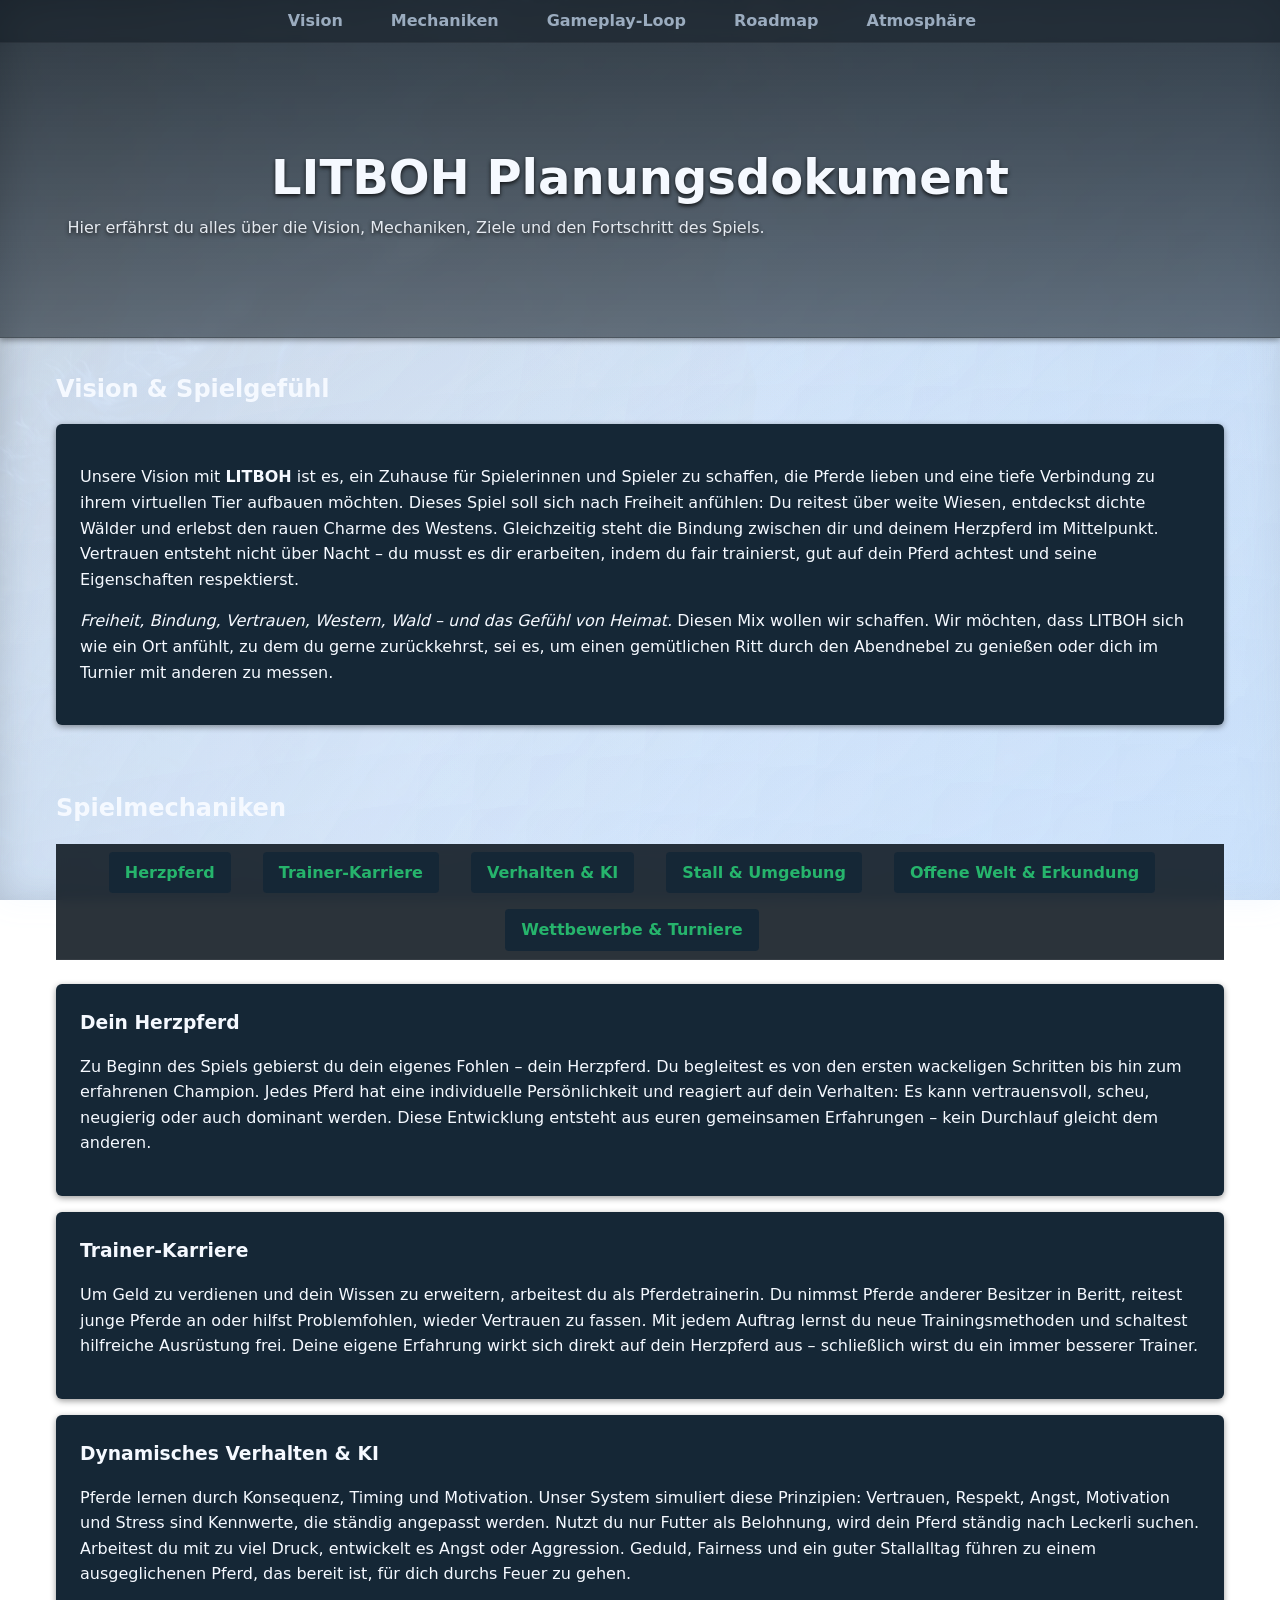
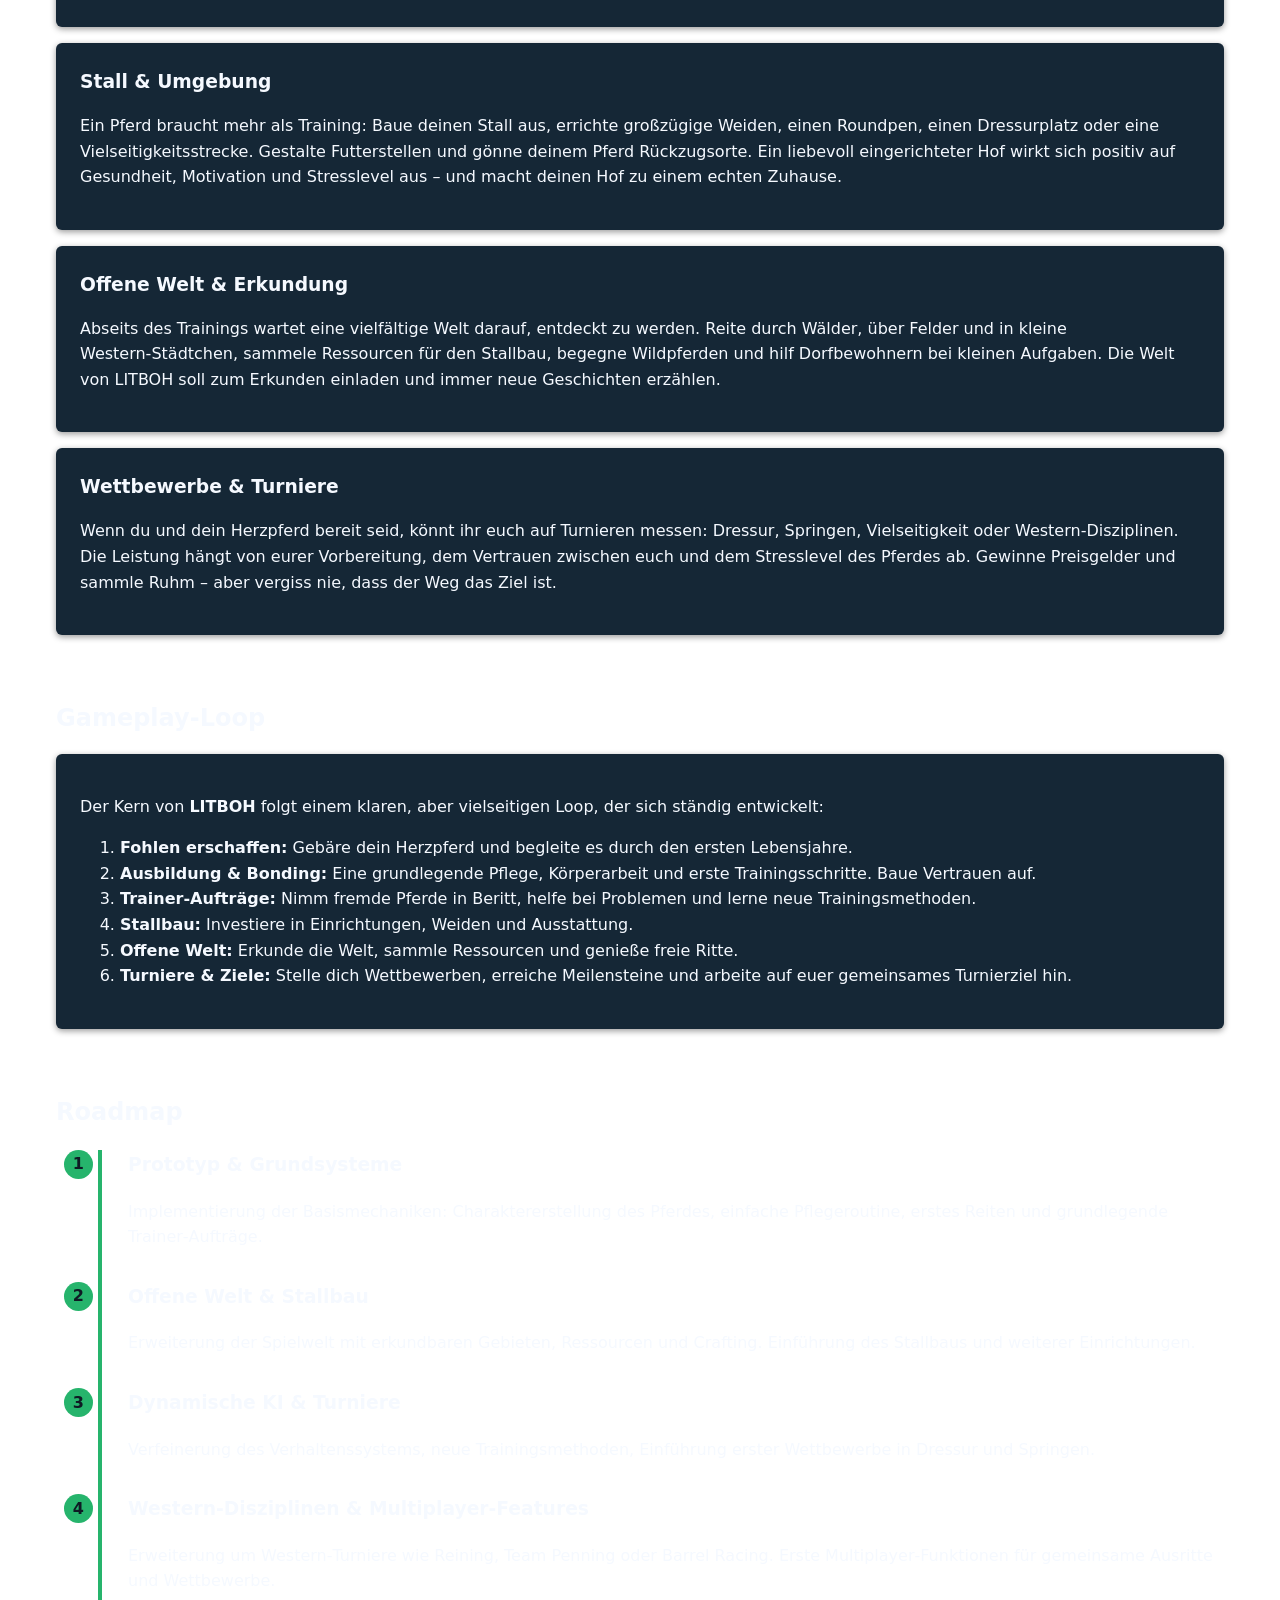
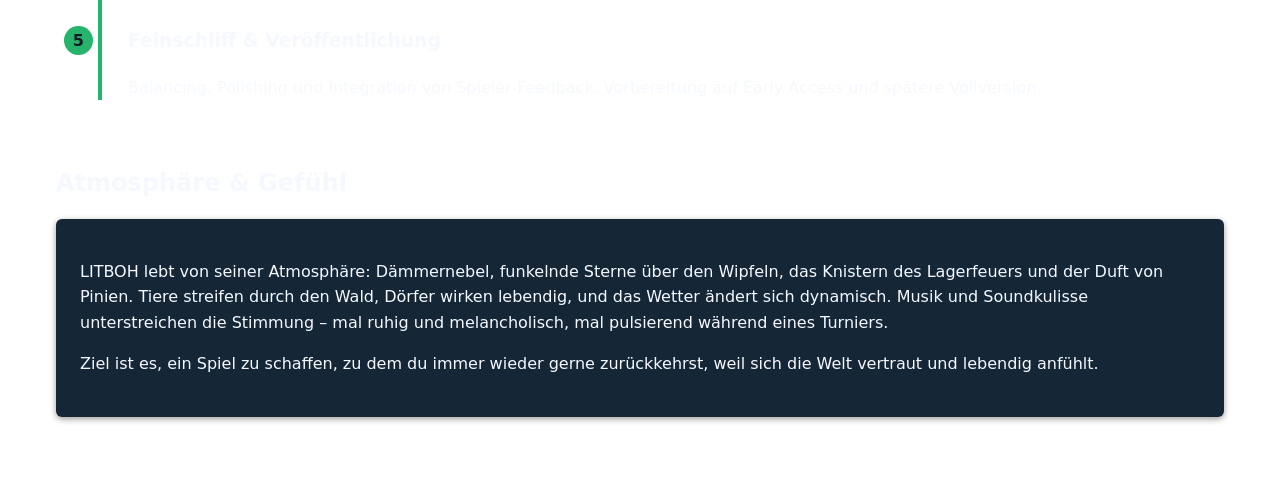
<file: docs/planung.html>
<!DOCTYPE html>
<html lang="de">
<head>
  <meta charset="UTF-8">
  <meta name="viewport" content="width=device-width, initial-scale=1.0">
  <title>LITBOH – Planungsseite</title>
  <style>
    /*
      Überarbeitete Planungsseite mit klarer Struktur und besserer Navigation.
      Jede größere Sektion verfügt über einen eindeutigen Anker, und die
      Mechaniken sind in einzeln anwählbare Unterabschnitte gegliedert.
      Das Design greift die Farben und Stimmungen der Startseite auf und
      kombiniert dunkle Hintergründe mit warmen Akzenten.
    */
    :root {
      --background: #0e1a24;
      --surface: #152736;
      --accent: #3fa46a;
      --accent-hover: #2d7a4e;
      --text: #f3f3f3;
      --muted: #8aa2b3;
    }

    * {
      box-sizing: border-box;
    }

    body {
      margin: 0;
      font-family: "Segoe UI", Tahoma, Geneva, Verdana, sans-serif;
      background-color: var(--background);
      color: var(--text);
      line-height: 1.6;
    }

    nav {
      display: flex;
      justify-content: center;
      gap: 2rem;
      background-color: var(--surface);
      padding: 0.75rem 1rem;
      position: sticky;
      top: 0;
      z-index: 100;
    }

    nav a {
      color: var(--text);
      text-decoration: none;
      font-weight: 600;
      transition: color 0.2s;
    }

    nav a:hover {
      color: var(--accent);
    }

    header {
      /* Hellerer Verlauf und zentrierte Position für bessere Sichtbarkeit des Pferdes */
      background-image: linear-gradient(rgba(14,26,36,0.4), rgba(14,26,36,0.7)), url('46186d34-40a3-486b-9bfc-bcadb65a34c5.png');
      background-size: cover;
      background-position: center center;
      padding: 4rem 1rem;
      text-align: center;
      color: #fff;
    }

    header h1 {
      margin: 0;
      font-size: 3rem;
    }

    header p {
      margin-top: 1rem;
      max-width: 800px;
      margin-left: auto;
      margin-right: auto;
      opacity: 0.9;
    }

    main {
      max-width: 1200px;
      margin: 2rem auto;
      padding: 0 1rem;
    }

    .section {
      margin-bottom: 4rem;
      /* sorgt dafür, dass Ankerlinks nicht unter der Navigation verschwinden */
      scroll-margin-top: 120px;
    }

    .section h2 {
      margin-bottom: 1rem;
    }

    .card {
      background-color: var(--surface);
      padding: 1.5rem;
      border-radius: 6px;
      box-shadow: 0 2px 6px rgba(0, 0, 0, 0.4);
      margin-bottom: 1rem;
    }

    .card h3 {
      margin-top: 0;
      margin-bottom: 0.5rem;
    }

    /* Subnavigation innerhalb der Mechaniken */
    .mechanics-nav {
      display: flex;
      flex-wrap: wrap;
      gap: 1rem;
      margin-bottom: 1.5rem;
    }

    .mechanics-nav a {
      background-color: var(--surface);
      padding: 0.5rem 1rem;
      border-radius: 4px;
      text-decoration: none;
      color: var(--accent);
      font-weight: 600;
      transition: background-color 0.2s;
    }

    .mechanics-nav a:hover {
      background-color: var(--accent);
      color: var(--background);
    }

    /* Roadmap Timeline */
    .timeline {
      position: relative;
      margin-left: 2rem;
    }

    .timeline::before {
      content: "";
      position: absolute;
      left: 10px;
      top: 0;
      bottom: 0;
      width: 4px;
      background-color: var(--accent);
    }

    .timeline-entry {
      position: relative;
      padding-left: 2.5rem;
      margin-bottom: 2rem;
    }

    .timeline-entry::before {
      content: attr(data-step);
      position: absolute;
      left: -1.5rem;
      top: 0;
      width: 1.8rem;
      height: 1.8rem;
      border-radius: 50%;
      background-color: var(--accent);
      color: var(--background);
      font-weight: 600;
      display: flex;
      align-items: center;
      justify-content: center;
    }

    @media (max-width: 768px) {
      header h1 {
        font-size: 2.4rem;
      }
      .timeline {
        margin-left: 1rem;
      }
      .timeline-entry::before {
        left: -1.2rem;
      }
    }
  </style>
  <link rel="stylesheet" href="custom.css">
</head>
<body>
  <nav>
    <a href="#vision">Vision</a>
    <a href="#mechanics">Mechaniken</a>
    <a href="#loop">Gameplay‑Loop</a>
    <a href="#roadmap">Roadmap</a>
    <a href="#atmosphere">Atmosphäre</a>
  </nav>
  <header>
    <h1>LITBOH Planungsdokument</h1>
    <p>Hier erfährst du alles über die Vision, Mechaniken, Ziele und den Fortschritt des Spiels.</p>
  </header>
  <main>
    <!-- Vision Section -->
    <section id="vision" class="section">
      <h2>Vision &amp; Spielgefühl</h2>
      <div class="card">
        <p>
          Unsere Vision mit <strong>LITBOH</strong> ist es, ein Zuhause für Spielerinnen und Spieler zu schaffen, die Pferde lieben
          und eine tiefe Verbindung zu ihrem virtuellen Tier aufbauen möchten. Dieses Spiel soll sich nach Freiheit anfühlen:
          Du reitest über weite Wiesen, entdeckst dichte Wälder und erlebst den rauen Charme des Westens. Gleichzeitig
          steht die Bindung zwischen dir und deinem Herzpferd im Mittelpunkt. Vertrauen entsteht nicht über Nacht – du musst es dir
          erarbeiten, indem du fair trainierst, gut auf dein Pferd achtest und seine Eigenschaften respektierst.
        </p>
        <p><em>Freiheit, Bindung, Vertrauen, Western, Wald – und das Gefühl von Heimat.</em> Diesen Mix wollen wir schaffen.
          Wir möchten, dass LITBOH sich wie ein Ort anfühlt, zu dem du gerne zurückkehrst, sei es, um einen gemütlichen Ritt durch den
          Abendnebel zu genießen oder dich im Turnier mit anderen zu messen.</p>
      </div>
    </section>

    <!-- Mechanics Section -->
    <section id="mechanics" class="section">
      <h2>Spielmechaniken</h2>
      <nav class="mechanics-nav">
        <a href="#herzpferd">Herzpferd</a>
        <a href="#trainer">Trainer‑Karriere</a>
        <a href="#behavior">Verhalten &amp; KI</a>
        <a href="#stall">Stall &amp; Umgebung</a>
        <a href="#welt">Offene Welt &amp; Erkundung</a>
        <a href="#turniere">Wettbewerbe &amp; Turniere</a>
      </nav>
      <article id="herzpferd" class="card">
        <h3>Dein Herzpferd</h3>
        <p>
          Zu Beginn des Spiels gebierst du dein eigenes Fohlen – dein Herzpferd. Du begleitest es von den ersten wackeligen Schritten
          bis hin zum erfahrenen Champion. Jedes Pferd hat eine individuelle Persönlichkeit und reagiert auf dein Verhalten:
          Es kann vertrauensvoll, scheu, neugierig oder auch dominant werden. Diese Entwicklung entsteht aus euren gemeinsamen
          Erfahrungen – kein Durchlauf gleicht dem anderen.
        </p>
      </article>
      <article id="trainer" class="card">
        <h3>Trainer‑Karriere</h3>
        <p>
          Um Geld zu verdienen und dein Wissen zu erweitern, arbeitest du als Pferdetrainerin. Du nimmst Pferde anderer Besitzer in
          Beritt, reitest junge Pferde an oder hilfst Problemfohlen, wieder Vertrauen zu fassen. Mit jedem Auftrag lernst du neue
          Trainingsmethoden und schaltest hilfreiche Ausrüstung frei. Deine eigene Erfahrung wirkt sich direkt auf dein Herzpferd aus –
          schließlich wirst du ein immer besserer Trainer.
        </p>
      </article>
      <article id="behavior" class="card">
        <h3>Dynamisches Verhalten &amp; KI</h3>
        <p>
          Pferde lernen durch Konsequenz, Timing und Motivation. Unser System simuliert diese Prinzipien: Vertrauen, Respekt,
          Angst, Motivation und Stress sind Kennwerte, die ständig angepasst werden. Nutzt du nur Futter als Belohnung, wird dein Pferd
          ständig nach Leckerli suchen. Arbeitest du mit zu viel Druck, entwickelt es Angst oder Aggression. Geduld, Fairness und
          ein guter Stallalltag führen zu einem ausgeglichenen Pferd, das bereit ist, für dich durchs Feuer zu gehen.
        </p>
      </article>
      <article id="stall" class="card">
        <h3>Stall &amp; Umgebung</h3>
        <p>
          Ein Pferd braucht mehr als Training: Baue deinen Stall aus, errichte großzügige Weiden, einen Roundpen, einen Dressurplatz oder eine
          Vielseitigkeitsstrecke. Gestalte Futterstellen und gönne deinem Pferd Rückzugsorte. Ein liebevoll eingerichteter Hof wirkt sich
          positiv auf Gesundheit, Motivation und Stresslevel aus – und macht deinen Hof zu einem echten Zuhause.
        </p>
      </article>
      <article id="welt" class="card">
        <h3>Offene Welt &amp; Erkundung</h3>
        <p>
          Abseits des Trainings wartet eine vielfältige Welt darauf, entdeckt zu werden. Reite durch Wälder, über Felder und in kleine
          Western‑Städtchen, sammele Ressourcen für den Stallbau, begegne Wildpferden und hilf Dorfbewohnern bei kleinen Aufgaben.
          Die Welt von LITBOH soll zum Erkunden einladen und immer neue Geschichten erzählen.
        </p>
      </article>
      <article id="turniere" class="card">
        <h3>Wettbewerbe &amp; Turniere</h3>
        <p>
          Wenn du und dein Herzpferd bereit seid, könnt ihr euch auf Turnieren messen: Dressur, Springen, Vielseitigkeit oder Western‑Disziplinen.
          Die Leistung hängt von eurer Vorbereitung, dem Vertrauen zwischen euch und dem Stresslevel des Pferdes ab.
          Gewinne Preisgelder und sammle Ruhm – aber vergiss nie, dass der Weg das Ziel ist.
        </p>
      </article>
    </section>

    <!-- Gameplay Loop Section -->
    <section id="loop" class="section">
      <h2>Gameplay‑Loop</h2>
      <div class="card">
        <p>Der Kern von <strong>LITBOH</strong> folgt einem klaren, aber vielseitigen Loop, der sich ständig entwickelt:</p>
        <ol>
          <li><strong>Fohlen erschaffen:</strong> Gebäre dein Herzpferd und begleite es durch den ersten Lebensjahre.</li>
          <li><strong>Ausbildung &amp; Bonding:</strong> Eine grundlegende Pflege, Körperarbeit und erste Trainingsschritte. Baue Vertrauen auf.</li>
          <li><strong>Trainer‑Aufträge:</strong> Nimm fremde Pferde in Beritt, helfe bei Problemen und lerne neue Trainingsmethoden.</li>
          <li><strong>Stallbau:</strong> Investiere in Einrichtungen, Weiden und Ausstattung.</li>
          <li><strong>Offene Welt:</strong> Erkunde die Welt, sammle Ressourcen und genieße freie Ritte.</li>
          <li><strong>Turniere &amp; Ziele:</strong> Stelle dich Wettbewerben, erreiche Meilensteine und arbeite auf euer gemeinsames Turnierziel hin.</li>
        </ol>
      </div>
    </section>

    <!-- Roadmap Section -->
    <section id="roadmap" class="section">
      <h2>Roadmap</h2>
      <div class="timeline">
        <div class="timeline-entry" data-step="1">
          <h3>Prototyp &amp; Grundsysteme</h3>
          <p>Implementierung der Basismechaniken: Charaktererstellung des Pferdes, einfache Pflegeroutine, erstes Reiten und grundlegende Trainer‑Aufträge.</p>
        </div>
        <div class="timeline-entry" data-step="2">
          <h3>Offene Welt &amp; Stallbau</h3>
          <p>Erweiterung der Spielwelt mit erkundbaren Gebieten, Ressourcen und Crafting. Einführung des Stallbaus und weiterer Einrichtungen.</p>
        </div>
        <div class="timeline-entry" data-step="3">
          <h3>Dynamische KI &amp; Turniere</h3>
          <p>Verfeinerung des Verhaltenssystems, neue Trainingsmethoden, Einführung erster Wettbewerbe in Dressur und Springen.</p>
        </div>
        <div class="timeline-entry" data-step="4">
          <h3>Western‑Disziplinen &amp; Multiplayer‑Features</h3>
          <p>Erweiterung um Western‑Turniere wie Reining, Team Penning oder Barrel Racing. Erste Multiplayer‑Funktionen für gemeinsame Ausritte und Wettbewerbe.</p>
        </div>
        <div class="timeline-entry" data-step="5">
          <h3>Feinschliff &amp; Veröffentlichung</h3>
          <p>Balancing, Polishing und Integration von Spieler‑Feedback. Vorbereitung auf Early Access und spätere Vollversion.</p>
        </div>
      </div>
    </section>

    <!-- Atmosphere Section -->
    <section id="atmosphere" class="section">
      <h2>Atmosphäre &amp; Gefühl</h2>
      <div class="card">
        <p>
          LITBOH lebt von seiner Atmosphäre: Dämmernebel, funkelnde Sterne über den Wipfeln, das Knistern des Lagerfeuers und der Duft von
          Pinien. Tiere streifen durch den Wald, Dörfer wirken lebendig, und das Wetter ändert sich dynamisch. Musik und Soundkulisse
          unterstreichen die Stimmung – mal ruhig und melancholisch, mal pulsierend während eines Turniers.
        </p>
        <p>
          Ziel ist es, ein Spiel zu schaffen, zu dem du immer wieder gerne zurückkehrst, weil sich die Welt vertraut und lebendig anfühlt.
        </p>
      </div>
    </section>
  </main>
</body>
</html>
</file>
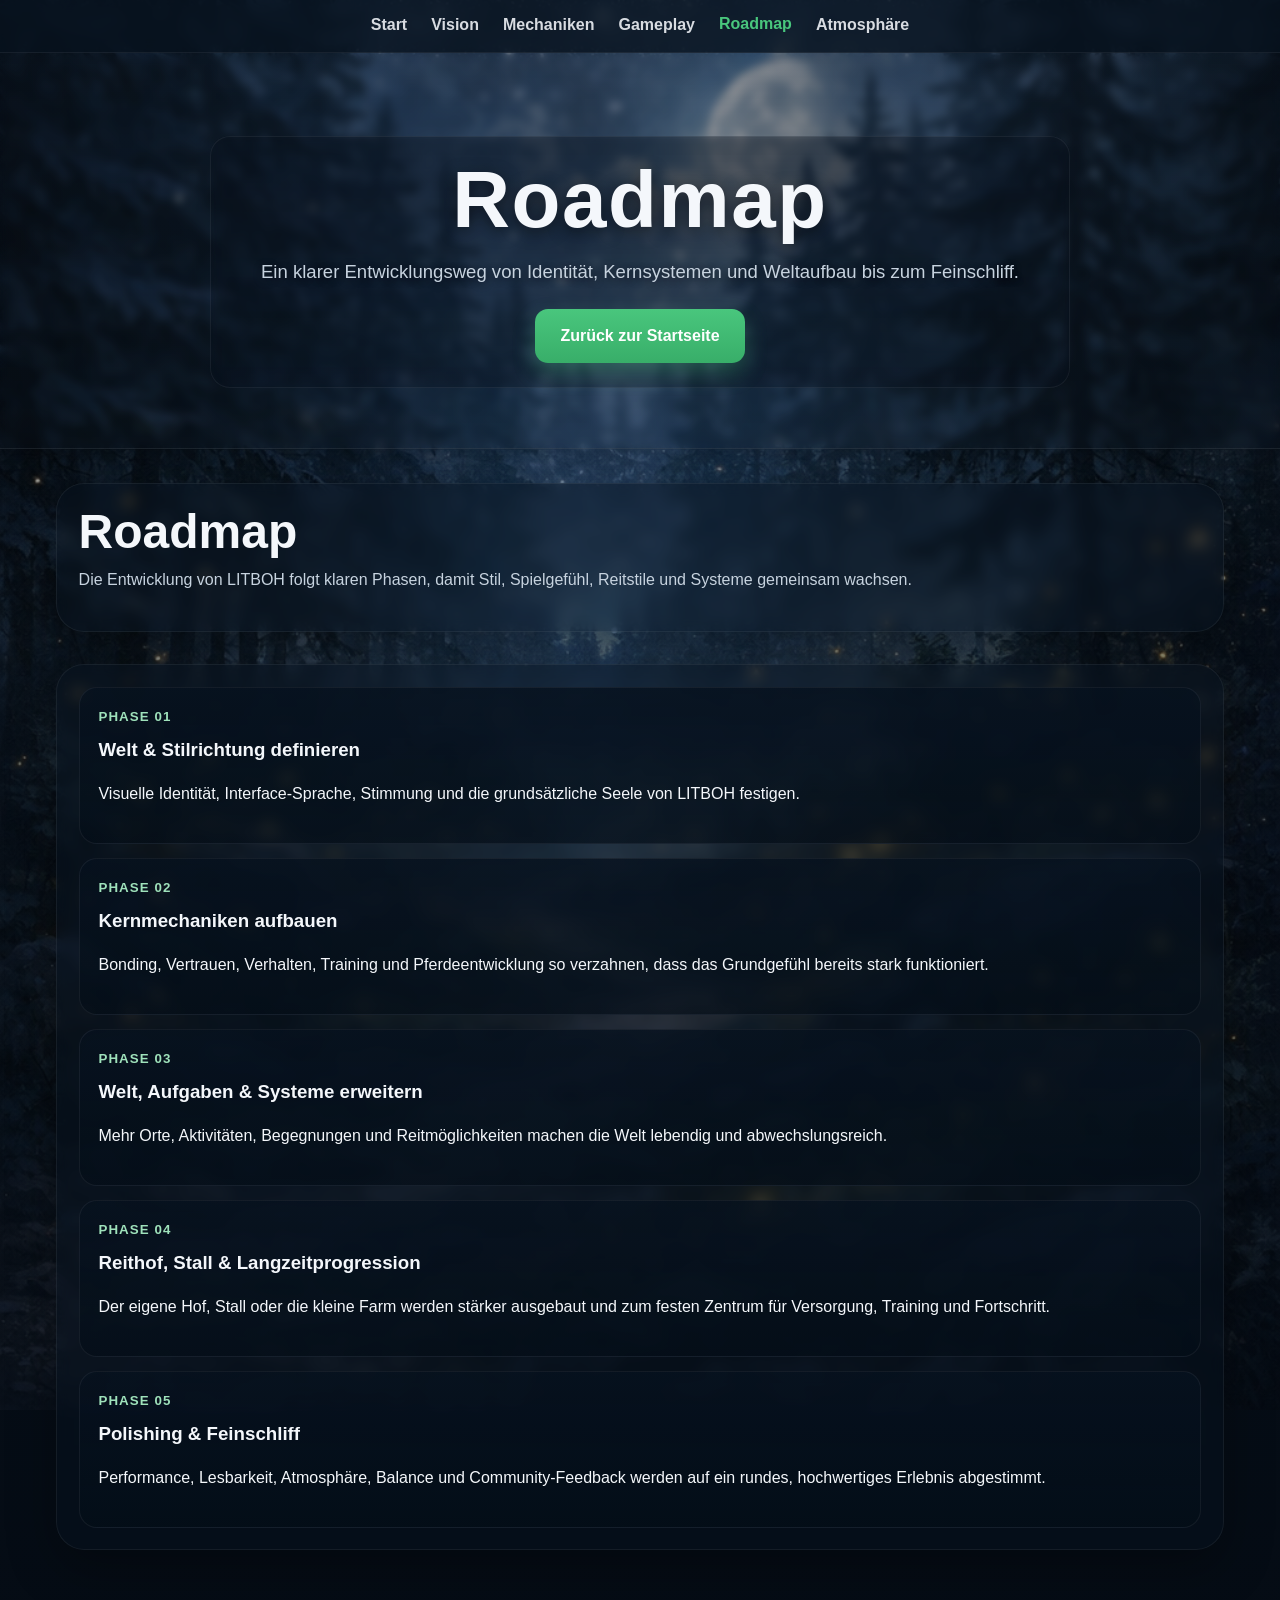
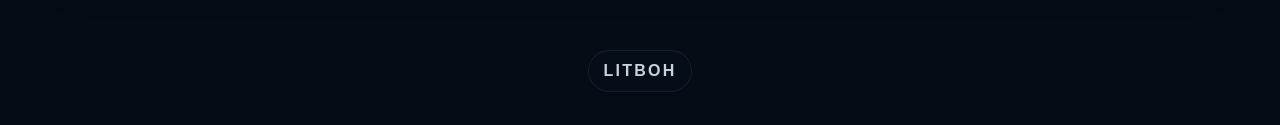
<file: docs/roadmap.html>
<!DOCTYPE html>
<html lang="de">
<head>
<meta charset="UTF-8">
<meta name="viewport" content="width=device-width, initial-scale=1.0">
<title>LITBOH</title>
<style>
:root {
  --bg-top: rgba(6,12,20,0.18);
  --bg-bottom: rgba(4,10,18,0.78);
  --surface: rgba(8,18,30,0.74);
  --border: rgba(255,255,255,0.08);
  --text: #f4f7fb;
  --muted: #c7d3df;
  --accent: #49c67d;
  --accent-hover: #2f9a5e;
  --shadow: 0 18px 50px rgba(0,0,0,0.30);
}

* { box-sizing: border-box; }
html, body { margin: 0; min-height: 100%; }
html { scroll-behavior: smooth; }

body {
  font-family: "Segoe UI", Tahoma, Geneva, Verdana, sans-serif;
  color: var(--text);
  line-height: 1.68;
  overflow-x: hidden;
  position: relative;
  background:
    linear-gradient(var(--bg-top), var(--bg-bottom)),
    url("mondschein_im_nebligen_waldpfad.png") center center / cover no-repeat fixed;
  background-color: #07111c;
}

@media (max-width: 900px) {
  body {
    background:
      linear-gradient(rgba(6,12,20,0.24), rgba(4,10,18,0.82)),
      url("mondschein_im_nebligen_waldpfad.png") center center / cover no-repeat scroll;
  }
}

body::before {
  content: "";
  position: fixed;
  inset: 0;
  pointer-events: none;
  z-index: 0;
  background:
    radial-gradient(circle at 14% 22%, rgba(255,255,255,0.78) 0 1.5px, transparent 4px),
    radial-gradient(circle at 74% 18%, rgba(210,230,255,0.64) 0 1.5px, transparent 4px),
    radial-gradient(circle at 48% 70%, rgba(180,210,255,0.54) 0 1.5px, transparent 4px),
    radial-gradient(circle at 84% 62%, rgba(255,255,255,0.42) 0 1.2px, transparent 3px);
  filter: drop-shadow(0 0 8px rgba(210,230,255,0.28));
  opacity: .82;
}

body::after {
  content: "";
  position: fixed;
  inset: 0;
  pointer-events: none;
  z-index: 0;
  background:
    radial-gradient(circle at 11% 88%, rgba(255,215,120,0.52) 0 4px, transparent 10px),
    radial-gradient(circle at 83% 75%, rgba(255,215,120,0.42) 0 3px, transparent 8px),
    radial-gradient(circle at 72% 83%, rgba(255,215,120,0.34) 0 2px, transparent 6px),
    radial-gradient(circle at 21% 92%, rgba(255,215,120,0.48) 0 5px, transparent 12px);
  filter: blur(.2px) drop-shadow(0 0 8px rgba(255,200,90,0.28));
  opacity: .68;
}

nav, header, main, footer { position: relative; z-index: 1; }

nav {
  display: flex;
  flex-wrap: wrap;
  justify-content: center;
  gap: 1.5rem;
  background: rgba(8,18,30,.84);
  padding: .78rem 1rem;
  position: sticky;
  top: 0;
  z-index: 30;
  border-bottom: 1px solid rgba(255,255,255,.06);
  backdrop-filter: blur(7px);
  -webkit-backdrop-filter: blur(7px);
}

nav a {
  color: var(--text);
  text-decoration: none;
  font-weight: 700;
  opacity: .88;
  transition: opacity .18s, color .18s, transform .18s;
}

nav a:hover,
nav a.active {
  color: var(--accent);
  opacity: 1;
  transform: translateY(-1px);
}

header {
  padding: 5.2rem 1rem 3.8rem;
  text-align: center;
  background: linear-gradient(to bottom, rgba(10,20,32,.34), rgba(10,20,32,.12));
  backdrop-filter: blur(4px);
  -webkit-backdrop-filter: blur(4px);
  border-bottom: 1px solid rgba(255,255,255,.07);
  box-shadow: 0 10px 30px rgba(0,0,0,.18);
}

.hero-panel {
  max-width: 860px;
  margin: 0 auto;
  padding: 1.45rem 1.25rem;
  background: rgba(9,20,32,.24);
  border: 1px solid rgba(255,255,255,.06);
  border-radius: 20px;
  backdrop-filter: blur(5px);
  -webkit-backdrop-filter: blur(5px);
}

header h1 {
  margin: 0;
  font-size: clamp(2.8rem, 7vw, 5rem);
  line-height: 1;
  letter-spacing: .02em;
  text-shadow: 0 4px 16px rgba(0,0,0,.55);
}

header p {
  margin: 1rem auto 0;
  max-width: 780px;
  color: var(--muted);
  font-size: clamp(1rem, 2vw, 1.16rem);
  text-shadow: 0 2px 8px rgba(0,0,0,.48);
}

.hero-actions { margin-top: 1.35rem; }

.btn {
  display: inline-block;
  background: linear-gradient(180deg, var(--accent), #38ae69);
  color: #fff;
  padding: .86rem 1.6rem;
  border-radius: 13px;
  font-weight: 800;
  text-decoration: none;
  transition: transform .18s, box-shadow .18s, background .18s;
  box-shadow: 0 10px 22px rgba(73,198,125,.28);
}

.btn:hover {
  background: linear-gradient(180deg, #56d28c, var(--accent-hover));
  transform: translateY(-2px);
  box-shadow: 0 14px 26px rgba(73,198,125,.36);
}

main {
  max-width: 1200px;
  margin: 2.1rem auto 0;
  padding: 0 1rem 3rem;
}

.section-shell {
  margin-bottom: 2rem;
  background: rgba(9,20,32,.44);
  border: 1px solid rgba(255,255,255,.06);
  border-radius: 28px;
  padding: 1.35rem;
  backdrop-filter: blur(7px);
  -webkit-backdrop-filter: blur(7px);
  box-shadow: var(--shadow);
}

.section-title {
  margin: 0 0 .6rem;
  font-size: clamp(1.95rem, 4vw, 3rem);
  line-height: 1.08;
}

.section-lead {
  margin: 0 0 1rem;
  color: var(--muted);
  max-width: 920px;
}

.card {
  background: linear-gradient(180deg, rgba(7,18,31,.84), rgba(5,14,24,.68));
  border: 1px solid var(--border);
  border-radius: 18px;
  padding: 1.25rem;
  box-shadow: 0 12px 28px rgba(0,0,0,.20), inset 0 0 0 1px rgba(255,255,255,.02);
  margin-bottom: 1rem;
  transition: transform .22s ease, box-shadow .22s ease, border-color .22s ease;
}

.card:hover {
  transform: translateY(-4px);
  box-shadow: 0 18px 36px rgba(0,0,0,.28);
  border-color: rgba(73,198,125,.22);
}

.card h3 { margin: .05rem 0 .55rem; font-size: 1.26rem; }
.card p:last-child { margin-bottom: 0; }

.grid { display: grid; gap: 1rem; }
.grid.two { grid-template-columns: repeat(2, minmax(0,1fr)); }
.grid.three { grid-template-columns: repeat(3, minmax(0,1fr)); }
.grid-item-wide { grid-column: 2 / span 1; }

.kpi {
  display: flex;
  align-items: flex-start;
  gap: .95rem;
}

.kpi-badge {
  width: 44px;
  height: 44px;
  flex: 0 0 auto;
  border-radius: 13px;
  display: grid;
  place-items: center;
  background: rgba(73,198,125,.16);
  color: #b5f5ce;
  border: 1px solid rgba(73,198,125,.28);
  font-weight: 800;
}

.loop-list, .roadmap { display: grid; gap: .9rem; }

.loop-item {
  display: flex;
  align-items: flex-start;
  gap: 1rem;
  background: linear-gradient(180deg, rgba(7,18,31,.78), rgba(5,14,24,.64));
  border: 1px solid rgba(255,255,255,.06);
  border-radius: 18px;
  padding: 1rem;
}

.loop-number {
  width: 40px;
  height: 40px;
  flex: 0 0 auto;
  border-radius: 13px;
  display: grid;
  place-items: center;
  background: rgba(73,198,125,.18);
  border: 1px solid rgba(73,198,125,.3);
  color: #c1f7d6;
  font-weight: 800;
}

.roadmap-step {
  padding: 1.12rem 1.1rem 1.15rem 1.18rem;
  border-left: 4px solid rgba(73,198,125,.66);
  border-radius: 18px;
  background: linear-gradient(180deg, rgba(7,18,31,.82), rgba(5,14,24,.68));
  border: 1px solid rgba(255,255,255,.06);
}

.roadmap-step small {
  display: block;
  margin-bottom: .35rem;
  color: #9fe2bb;
  text-transform: uppercase;
  letter-spacing: .08em;
  font-weight: 800;
}

.roadmap-step h3 { margin: .1rem 0 .3rem; }

footer {
  text-align: center;
  color: var(--muted);
  padding: 1.25rem 1rem 2.1rem;
  background: transparent;
}

.footer-brand {
  display: inline-block;
  padding: .4rem .9rem;
  border-radius: 999px;
  border: 1px solid rgba(255,255,255,.08);
  background: rgba(7,18,31,.44);
  backdrop-filter: blur(6px);
  -webkit-backdrop-filter: blur(6px);
  text-transform: uppercase;
  font-weight: 800;
  letter-spacing: .14em;
}

@media (max-width: 980px) {
  .grid.three, .grid.two { grid-template-columns: 1fr; }
  .grid-item-wide { grid-column: auto; }
}

@media (max-width: 900px) {
  nav { gap: 1rem; font-size: .96rem; }
  header { padding: 4.6rem 1rem 3.6rem; }
  .hero-panel { padding: 1.15rem 1rem; }
  .section-shell { border-radius: 22px; padding: 1rem; }
}

@media (max-width: 560px) {
  nav { gap: .8rem; font-size: .9rem; }
  header h1 { font-size: 2.5rem; }
  .btn { width: 100%; text-align: center; }
}
</style>
</head>
<body>
<nav><a href="index.html" class="">Start</a><a href="vision.html" class="">Vision</a><a href="mechaniken.html" class="">Mechaniken</a><a href="gameplay-loop.html" class="">Gameplay</a><a href="roadmap.html" class="active">Roadmap</a><a href="atmosphaere.html" class="">Atmosphäre</a></nav>
<header>
  <div class="hero-panel">
    <h1>Roadmap</h1>
    <p>Ein klarer Entwicklungsweg von Identität, Kernsystemen und Weltaufbau bis zum Feinschliff.</p>
    <div class="hero-actions"><a href="index.html" class="btn">Zurück zur Startseite</a></div>
  </div>
</header>
<main><section class="section-shell"><h2 class="section-title">Roadmap</h2><p class="section-lead">Die Entwicklung von LITBOH folgt klaren Phasen, damit Stil, Spielgefühl, Reitstile und Systeme gemeinsam wachsen.</p></section><section class="section-shell"><div class="roadmap"><div class="roadmap-step"><small>Phase 01</small><h3>Welt & Stilrichtung definieren</h3><p>Visuelle Identität, Interface-Sprache, Stimmung und die grundsätzliche Seele von LITBOH festigen.</p></div><div class="roadmap-step"><small>Phase 02</small><h3>Kernmechaniken aufbauen</h3><p>Bonding, Vertrauen, Verhalten, Training und Pferdeentwicklung so verzahnen, dass das Grundgefühl bereits stark funktioniert.</p></div><div class="roadmap-step"><small>Phase 03</small><h3>Welt, Aufgaben & Systeme erweitern</h3><p>Mehr Orte, Aktivitäten, Begegnungen und Reitmöglichkeiten machen die Welt lebendig und abwechslungsreich.</p></div><div class="roadmap-step"><small>Phase 04</small><h3>Reithof, Stall & Langzeitprogression</h3><p>Der eigene Hof, Stall oder die kleine Farm werden stärker ausgebaut und zum festen Zentrum für Versorgung, Training und Fortschritt.</p></div><div class="roadmap-step"><small>Phase 05</small><h3>Polishing & Feinschliff</h3><p>Performance, Lesbarkeit, Atmosphäre, Balance und Community-Feedback werden auf ein rundes, hochwertiges Erlebnis abgestimmt.</p></div></div></section></main>
<footer><span class="footer-brand">LITBOH</span></footer>
</body>
</html>
</file>
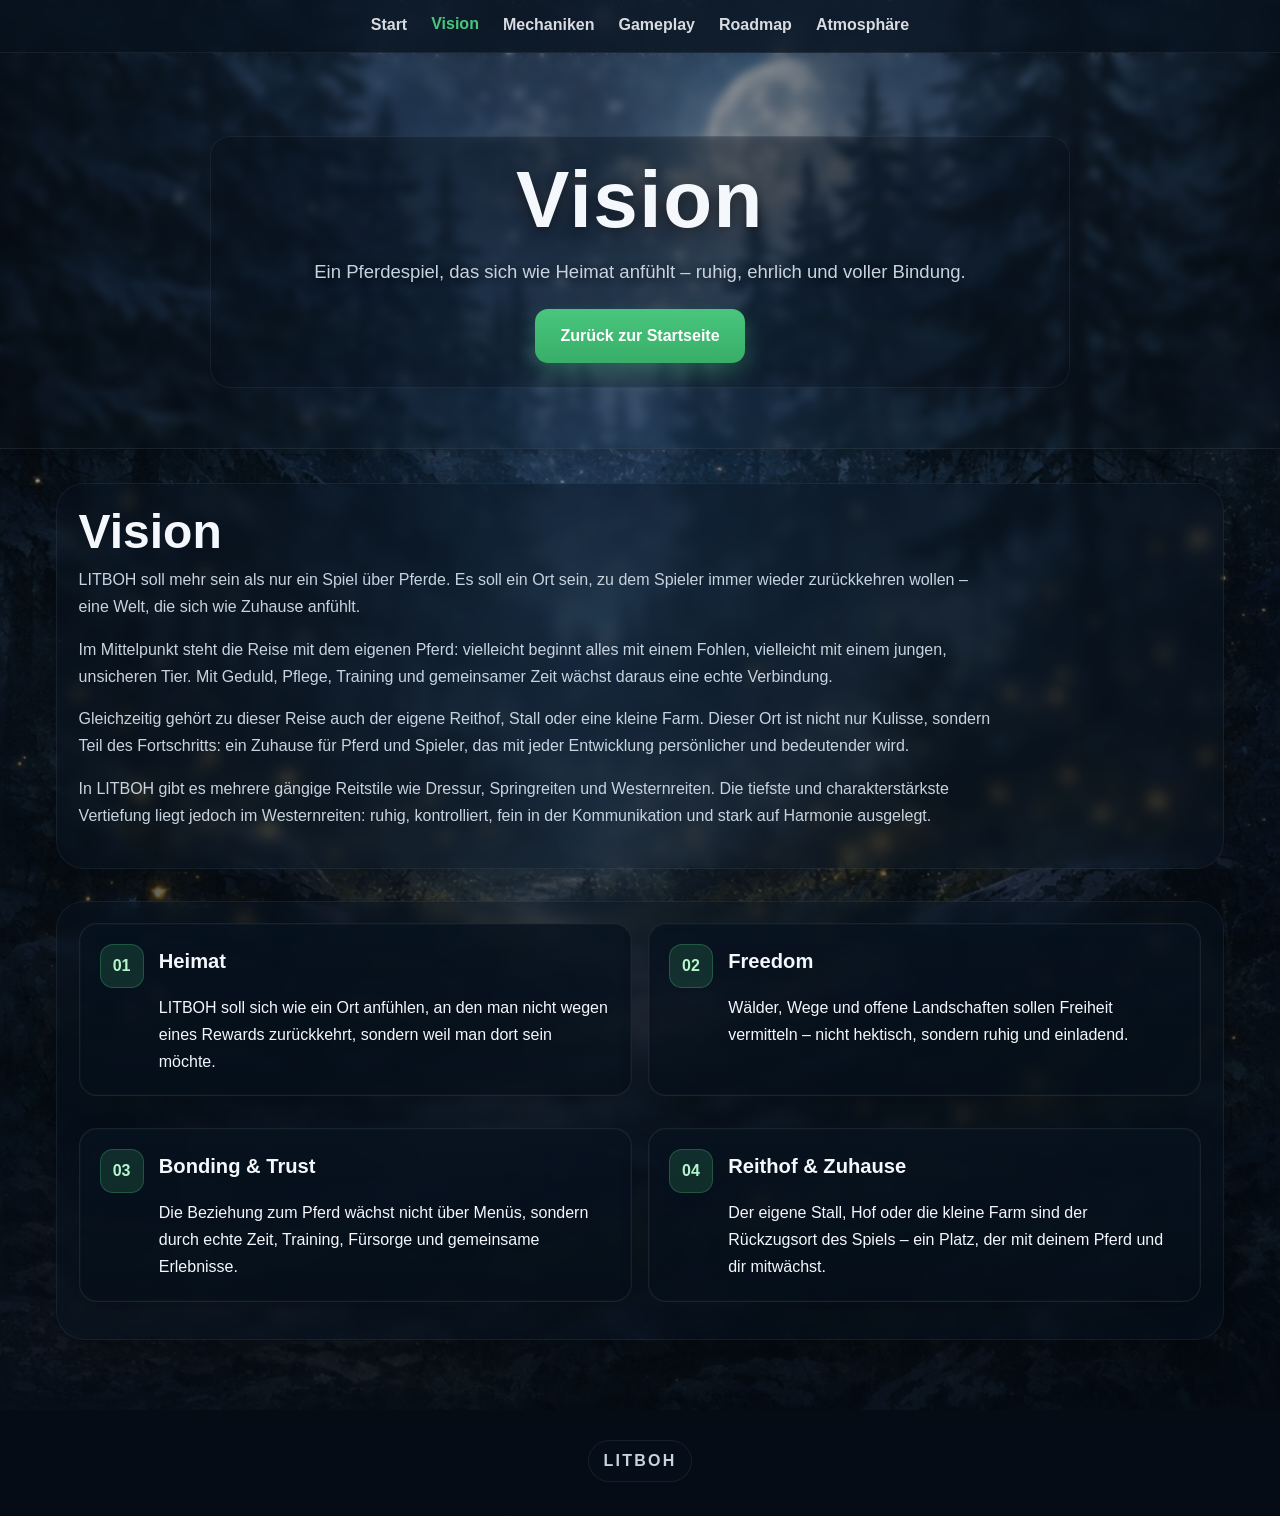
<file: docs/vision.html>
<!DOCTYPE html>
<html lang="de">
<head>
<meta charset="UTF-8">
<meta name="viewport" content="width=device-width, initial-scale=1.0">
<title>LITBOH</title>
<style>
:root {
  --bg-top: rgba(6,12,20,0.18);
  --bg-bottom: rgba(4,10,18,0.78);
  --surface: rgba(8,18,30,0.74);
  --border: rgba(255,255,255,0.08);
  --text: #f4f7fb;
  --muted: #c7d3df;
  --accent: #49c67d;
  --accent-hover: #2f9a5e;
  --shadow: 0 18px 50px rgba(0,0,0,0.30);
}

* { box-sizing: border-box; }
html, body { margin: 0; min-height: 100%; }
html { scroll-behavior: smooth; }

body {
  font-family: "Segoe UI", Tahoma, Geneva, Verdana, sans-serif;
  color: var(--text);
  line-height: 1.68;
  overflow-x: hidden;
  position: relative;
  background:
    linear-gradient(var(--bg-top), var(--bg-bottom)),
    url("mondschein_im_nebligen_waldpfad.png") center center / cover no-repeat fixed;
  background-color: #07111c;
}

@media (max-width: 900px) {
  body {
    background:
      linear-gradient(rgba(6,12,20,0.24), rgba(4,10,18,0.82)),
      url("mondschein_im_nebligen_waldpfad.png") center center / cover no-repeat scroll;
  }
}

body::before {
  content: "";
  position: fixed;
  inset: 0;
  pointer-events: none;
  z-index: 0;
  background:
    radial-gradient(circle at 14% 22%, rgba(255,255,255,0.78) 0 1.5px, transparent 4px),
    radial-gradient(circle at 74% 18%, rgba(210,230,255,0.64) 0 1.5px, transparent 4px),
    radial-gradient(circle at 48% 70%, rgba(180,210,255,0.54) 0 1.5px, transparent 4px),
    radial-gradient(circle at 84% 62%, rgba(255,255,255,0.42) 0 1.2px, transparent 3px);
  filter: drop-shadow(0 0 8px rgba(210,230,255,0.28));
  opacity: .82;
}

body::after {
  content: "";
  position: fixed;
  inset: 0;
  pointer-events: none;
  z-index: 0;
  background:
    radial-gradient(circle at 11% 88%, rgba(255,215,120,0.52) 0 4px, transparent 10px),
    radial-gradient(circle at 83% 75%, rgba(255,215,120,0.42) 0 3px, transparent 8px),
    radial-gradient(circle at 72% 83%, rgba(255,215,120,0.34) 0 2px, transparent 6px),
    radial-gradient(circle at 21% 92%, rgba(255,215,120,0.48) 0 5px, transparent 12px);
  filter: blur(.2px) drop-shadow(0 0 8px rgba(255,200,90,0.28));
  opacity: .68;
}

nav, header, main, footer { position: relative; z-index: 1; }

nav {
  display: flex;
  flex-wrap: wrap;
  justify-content: center;
  gap: 1.5rem;
  background: rgba(8,18,30,.84);
  padding: .78rem 1rem;
  position: sticky;
  top: 0;
  z-index: 30;
  border-bottom: 1px solid rgba(255,255,255,.06);
  backdrop-filter: blur(7px);
  -webkit-backdrop-filter: blur(7px);
}

nav a {
  color: var(--text);
  text-decoration: none;
  font-weight: 700;
  opacity: .88;
  transition: opacity .18s, color .18s, transform .18s;
}

nav a:hover,
nav a.active {
  color: var(--accent);
  opacity: 1;
  transform: translateY(-1px);
}

header {
  padding: 5.2rem 1rem 3.8rem;
  text-align: center;
  background: linear-gradient(to bottom, rgba(10,20,32,.34), rgba(10,20,32,.12));
  backdrop-filter: blur(4px);
  -webkit-backdrop-filter: blur(4px);
  border-bottom: 1px solid rgba(255,255,255,.07);
  box-shadow: 0 10px 30px rgba(0,0,0,.18);
}

.hero-panel {
  max-width: 860px;
  margin: 0 auto;
  padding: 1.45rem 1.25rem;
  background: rgba(9,20,32,.24);
  border: 1px solid rgba(255,255,255,.06);
  border-radius: 20px;
  backdrop-filter: blur(5px);
  -webkit-backdrop-filter: blur(5px);
}

header h1 {
  margin: 0;
  font-size: clamp(2.8rem, 7vw, 5rem);
  line-height: 1;
  letter-spacing: .02em;
  text-shadow: 0 4px 16px rgba(0,0,0,.55);
}

header p {
  margin: 1rem auto 0;
  max-width: 780px;
  color: var(--muted);
  font-size: clamp(1rem, 2vw, 1.16rem);
  text-shadow: 0 2px 8px rgba(0,0,0,.48);
}

.hero-actions { margin-top: 1.35rem; }

.btn {
  display: inline-block;
  background: linear-gradient(180deg, var(--accent), #38ae69);
  color: #fff;
  padding: .86rem 1.6rem;
  border-radius: 13px;
  font-weight: 800;
  text-decoration: none;
  transition: transform .18s, box-shadow .18s, background .18s;
  box-shadow: 0 10px 22px rgba(73,198,125,.28);
}

.btn:hover {
  background: linear-gradient(180deg, #56d28c, var(--accent-hover));
  transform: translateY(-2px);
  box-shadow: 0 14px 26px rgba(73,198,125,.36);
}

main {
  max-width: 1200px;
  margin: 2.1rem auto 0;
  padding: 0 1rem 3rem;
}

.section-shell {
  margin-bottom: 2rem;
  background: rgba(9,20,32,.44);
  border: 1px solid rgba(255,255,255,.06);
  border-radius: 28px;
  padding: 1.35rem;
  backdrop-filter: blur(7px);
  -webkit-backdrop-filter: blur(7px);
  box-shadow: var(--shadow);
}

.section-title {
  margin: 0 0 .6rem;
  font-size: clamp(1.95rem, 4vw, 3rem);
  line-height: 1.08;
}

.section-lead {
  margin: 0 0 1rem;
  color: var(--muted);
  max-width: 920px;
}

.card {
  background: linear-gradient(180deg, rgba(7,18,31,.84), rgba(5,14,24,.68));
  border: 1px solid var(--border);
  border-radius: 18px;
  padding: 1.25rem;
  box-shadow: 0 12px 28px rgba(0,0,0,.20), inset 0 0 0 1px rgba(255,255,255,.02);
  margin-bottom: 1rem;
  transition: transform .22s ease, box-shadow .22s ease, border-color .22s ease;
}

.card:hover {
  transform: translateY(-4px);
  box-shadow: 0 18px 36px rgba(0,0,0,.28);
  border-color: rgba(73,198,125,.22);
}

.card h3 { margin: .05rem 0 .55rem; font-size: 1.26rem; }
.card p:last-child { margin-bottom: 0; }

.grid { display: grid; gap: 1rem; }
.grid.two { grid-template-columns: repeat(2, minmax(0,1fr)); }
.grid.three { grid-template-columns: repeat(3, minmax(0,1fr)); }
.grid-item-wide { grid-column: 2 / span 1; }

.kpi {
  display: flex;
  align-items: flex-start;
  gap: .95rem;
}

.kpi-badge {
  width: 44px;
  height: 44px;
  flex: 0 0 auto;
  border-radius: 13px;
  display: grid;
  place-items: center;
  background: rgba(73,198,125,.16);
  color: #b5f5ce;
  border: 1px solid rgba(73,198,125,.28);
  font-weight: 800;
}

.loop-list, .roadmap { display: grid; gap: .9rem; }

.loop-item {
  display: flex;
  align-items: flex-start;
  gap: 1rem;
  background: linear-gradient(180deg, rgba(7,18,31,.78), rgba(5,14,24,.64));
  border: 1px solid rgba(255,255,255,.06);
  border-radius: 18px;
  padding: 1rem;
}

.loop-number {
  width: 40px;
  height: 40px;
  flex: 0 0 auto;
  border-radius: 13px;
  display: grid;
  place-items: center;
  background: rgba(73,198,125,.18);
  border: 1px solid rgba(73,198,125,.3);
  color: #c1f7d6;
  font-weight: 800;
}

.roadmap-step {
  padding: 1.12rem 1.1rem 1.15rem 1.18rem;
  border-left: 4px solid rgba(73,198,125,.66);
  border-radius: 18px;
  background: linear-gradient(180deg, rgba(7,18,31,.82), rgba(5,14,24,.68));
  border: 1px solid rgba(255,255,255,.06);
}

.roadmap-step small {
  display: block;
  margin-bottom: .35rem;
  color: #9fe2bb;
  text-transform: uppercase;
  letter-spacing: .08em;
  font-weight: 800;
}

.roadmap-step h3 { margin: .1rem 0 .3rem; }

footer {
  text-align: center;
  color: var(--muted);
  padding: 1.25rem 1rem 2.1rem;
  background: transparent;
}

.footer-brand {
  display: inline-block;
  padding: .4rem .9rem;
  border-radius: 999px;
  border: 1px solid rgba(255,255,255,.08);
  background: rgba(7,18,31,.44);
  backdrop-filter: blur(6px);
  -webkit-backdrop-filter: blur(6px);
  text-transform: uppercase;
  font-weight: 800;
  letter-spacing: .14em;
}

@media (max-width: 980px) {
  .grid.three, .grid.two { grid-template-columns: 1fr; }
  .grid-item-wide { grid-column: auto; }
}

@media (max-width: 900px) {
  nav { gap: 1rem; font-size: .96rem; }
  header { padding: 4.6rem 1rem 3.6rem; }
  .hero-panel { padding: 1.15rem 1rem; }
  .section-shell { border-radius: 22px; padding: 1rem; }
}

@media (max-width: 560px) {
  nav { gap: .8rem; font-size: .9rem; }
  header h1 { font-size: 2.5rem; }
  .btn { width: 100%; text-align: center; }
}
</style>
</head>
<body>
<nav><a href="index.html" class="">Start</a><a href="vision.html" class="active">Vision</a><a href="mechaniken.html" class="">Mechaniken</a><a href="gameplay-loop.html" class="">Gameplay</a><a href="roadmap.html" class="">Roadmap</a><a href="atmosphaere.html" class="">Atmosphäre</a></nav>
<header>
  <div class="hero-panel">
    <h1>Vision</h1>
    <p>Ein Pferdespiel, das sich wie Heimat anfühlt – ruhig, ehrlich und voller Bindung.</p>
    <div class="hero-actions"><a href="index.html" class="btn">Zurück zur Startseite</a></div>
  </div>
</header>
<main><section class="section-shell"><h2 class="section-title">Vision</h2><p class="section-lead">LITBOH soll mehr sein als nur ein Spiel über Pferde. Es soll ein Ort sein, zu dem Spieler immer wieder zurückkehren wollen – eine Welt, die sich wie Zuhause anfühlt.</p><p class="section-lead">Im Mittelpunkt steht die Reise mit dem eigenen Pferd: vielleicht beginnt alles mit einem Fohlen, vielleicht mit einem jungen, unsicheren Tier. Mit Geduld, Pflege, Training und gemeinsamer Zeit wächst daraus eine echte Verbindung.</p><p class="section-lead">Gleichzeitig gehört zu dieser Reise auch der eigene Reithof, Stall oder eine kleine Farm. Dieser Ort ist nicht nur Kulisse, sondern Teil des Fortschritts: ein Zuhause für Pferd und Spieler, das mit jeder Entwicklung persönlicher und bedeutender wird.</p><p class="section-lead">In LITBOH gibt es mehrere gängige Reitstile wie Dressur, Springreiten und Westernreiten. Die tiefste und charakterstärkste Vertiefung liegt jedoch im Westernreiten: ruhig, kontrolliert, fein in der Kommunikation und stark auf Harmonie ausgelegt.</p></section><section class="section-shell"><div class="grid two"><div class="card kpi"><div class="kpi-badge">01</div><div><h3>Heimat</h3><p>LITBOH soll sich wie ein Ort anfühlen, an den man nicht wegen eines Rewards zurückkehrt, sondern weil man dort sein möchte.</p></div></div><div class="card kpi"><div class="kpi-badge">02</div><div><h3>Freedom</h3><p>Wälder, Wege und offene Landschaften sollen Freiheit vermitteln – nicht hektisch, sondern ruhig und einladend.</p></div></div><div class="card kpi"><div class="kpi-badge">03</div><div><h3>Bonding & Trust</h3><p>Die Beziehung zum Pferd wächst nicht über Menüs, sondern durch echte Zeit, Training, Fürsorge und gemeinsame Erlebnisse.</p></div></div><div class="card kpi"><div class="kpi-badge">04</div><div><h3>Reithof & Zuhause</h3><p>Der eigene Stall, Hof oder die kleine Farm sind der Rückzugsort des Spiels – ein Platz, der mit deinem Pferd und dir mitwächst.</p></div></div></div></section></main>
<footer><span class="footer-brand">LITBOH</span></footer>
</body>
</html>
</file>
<file: docs/custom.css>
/*
  LITBOH custom theme – v11 (March 2026)

  This iteration ensures the new design always overrides any inline styles defined
  directly in the HTML files.  In previous versions the old inline rules
  continued to set the header background image and page background colour,
  preventing the hero artwork and starry sky from being displayed.  To fix
  this, v11 applies `!important` to the key properties on `body` and `header`.

  The hero artwork (horse galloping under a moon) remains the full‑page
  backdrop.  A dark overlay and two layers of cool‑toned stars float above
  the image.  The header uses a simple gradient with blur to separate it
  visually from the background without showing the artwork itself.  Colours,
  animations and layout remain as in v10.
*/

/* Import everything from v10 as the base */

/* Root variables */
:root {
  /* Hero artwork used for the full‑page background (horse and particles). */
  --hero-image: url('46186d34-40a3-486b-9bfc-bcadb65a34c5.png');
  /* Base colours */
  --text-primary: #f5f9ff;
  --text-secondary: #9bacbf;
  --accent: #26b46c;
  --accent-hover: #1e8c56;
  /* Card styling */
  --card-bg: rgba(6, 16, 24, 0.6);
  --card-blur: 10px;
  /* Star colours – cool whites and blues */
  --star1: rgba(255, 255, 255, 0.95);
  --star2: rgba(220, 235, 255, 0.85);
  --star3: rgba(180, 210, 255, 0.7);
  --star4: rgba(140, 190, 245, 0.5);
}

/* Reset base styles */
html, body {
  margin: 0;
  padding: 0;
  font-family: 'Inter', system-ui, sans-serif;
  color: var(--text-primary);
  /* Force a transparent page background to override any inline background-colour */
  background: transparent !important;
  position: relative;
  min-height: 100%;
}

/* Full‑page background: show the hero image clearly across the viewport. */
body::before {
  content: '';
  position: fixed;
  top: 0;
  left: 0;
  width: 100vw;
  height: 100vh;
  background: var(--hero-image) center/cover no-repeat;
  /* Increase brightness and saturation so the horse and particles stand out */
  filter: brightness(0.9) contrast(1.1) saturate(1.3) blur(0.5px);
  z-index: -4;
}

@media (max-width: 768px) {
  body::before {
    filter: brightness(0.85) contrast(1.1) saturate(1.3) blur(1px);
  }
}

/* Dark overlay to improve text legibility; gently fades downward */
body::after {
  content: '';
  position: fixed;
  top: 0;
  left: 0;
  width: 100%;
  height: 100%;
  background: linear-gradient(to bottom, rgba(6,16,24,0.1) 0%, rgba(6,16,24,0.65) 100%);
  pointer-events: none;
  z-index: -3;
}

/* Star field animations: two layers for depth. Larger stars are brighter. */
html::before,
html::after {
  content: '';
  position: fixed;
  top: 0;
  left: 0;
  width: 100%;
  height: 100%;
  pointer-events: none;
  animation: starsFloat linear infinite;
  z-index: -2;
}

/* Primary star layer */
html::before {
  background-image:
    radial-gradient(circle at 15% 25%, var(--star1) 0%, transparent 50%),
    radial-gradient(circle at 70% 20%, var(--star2) 0%, transparent 55%),
    radial-gradient(circle at 45% 75%, var(--star3) 0%, transparent 60%),
    radial-gradient(circle at 25% 60%, var(--star2) 0%, transparent 60%),
    radial-gradient(circle at 80% 70%, var(--star4) 0%, transparent 65%),
    radial-gradient(circle at 35% 40%, var(--star3) 0%, transparent 60%);
  background-size: 600% 600%;
  filter: drop-shadow(0 0 20px var(--star1));
  animation-duration: 80s;
}

/* Secondary star layer */
html::after {
  background-image:
    radial-gradient(circle at 10% 85%, var(--star3) 0%, transparent 55%),
    radial-gradient(circle at 90% 65%, var(--star2) 0%, transparent 60%),
    radial-gradient(circle at 50% 15%, var(--star4) 0%, transparent 60%),
    radial-gradient(circle at 60% 50%, var(--star3) 0%, transparent 55%),
    radial-gradient(circle at 30% 35%, var(--star4) 0%, transparent 70%),
    radial-gradient(circle at 75% 45%, var(--star2) 0%, transparent 60%);
  background-size: 900% 900%;
  filter: drop-shadow(0 0 15px var(--star2));
  animation-duration: 110s;
}

@keyframes starsFloat {
  from { transform: translateY(0); }
  to   { transform: translateY(-5%); }
}

/* Header: simple gradient and blur. Use !important to override any inline background-image */
header {
  background: linear-gradient(to bottom, rgba(6,16,24,0.75) 0%, rgba(6,16,24,0.55) 100%) !important;
  backdrop-filter: blur(6px) brightness(1.0);
  -webkit-backdrop-filter: blur(6px) brightness(1.0);
  border-bottom: 1px solid rgba(255,255,255,0.1);
  box-shadow: 0 2px 6px rgba(0,0,0,0.4);
  padding: 6rem 1rem;
  text-align: center;
  color: var(--text-primary);
}

@media (max-width: 768px) {
  header {
    padding: 4rem 1rem;
  }
}

header h1, header h2, header p {
  margin: 0;
  text-shadow: 0 2px 4px rgba(0, 0, 0, 0.8);
}

/* Content sections: glassy cards with blur and transparency */
.content-section {
  margin: 3rem auto;
  width: min(90%, 60rem);
  backdrop-filter: blur(var(--card-blur));
  -webkit-backdrop-filter: blur(var(--card-blur));
  background: var(--card-bg);
  border-radius: 1rem;
  padding: 2rem;
  box-shadow: 0 8px 24px rgba(0, 0, 0, 0.3);
}

@media (max-width: 768px) {
  .content-section {
    margin: 2rem 1rem;
    padding: 1.5rem;
  }
}

/* Buttons */
button,
.btn {
  background: var(--accent);
  color: #ffffff;
  border: none;
  padding: 0.75rem 1.5rem;
  border-radius: 0.5rem;
  font-size: 1rem;
  cursor: pointer;
  transition: background 0.2s ease;
}

button:hover,
.btn:hover {
  background: var(--accent-hover);
}

/* Navigation bar: dark translucent with accent highlights */
nav {
  background: rgba(6,16,24,0.85);
  backdrop-filter: blur(6px);
  -webkit-backdrop-filter: blur(6px);
  padding: 0.5rem 1rem;
  border-bottom: 1px solid rgba(255,255,255,0.05);
}

nav a {
  color: var(--text-secondary);
  text-decoration: none;
  margin-right: 1rem;
  transition: color 0.2s;
}

nav a:hover,
nav a.active {
  color: var(--accent);
}

/* Footer: dark translucent background with border */
footer {
  padding: 2rem 1rem;
  text-align: center;
  font-size: 0.875rem;
  color: var(--text-secondary);
  background: rgba(6,16,24,0.85);
  backdrop-filter: blur(6px);
  -webkit-backdrop-filter: blur(6px);
  border-top: 1px solid rgba(255,255,255,0.05);
}

/* Responsive images */
img {
  max-width: 100%;
  height: auto;
  display: block;
}
</file>
